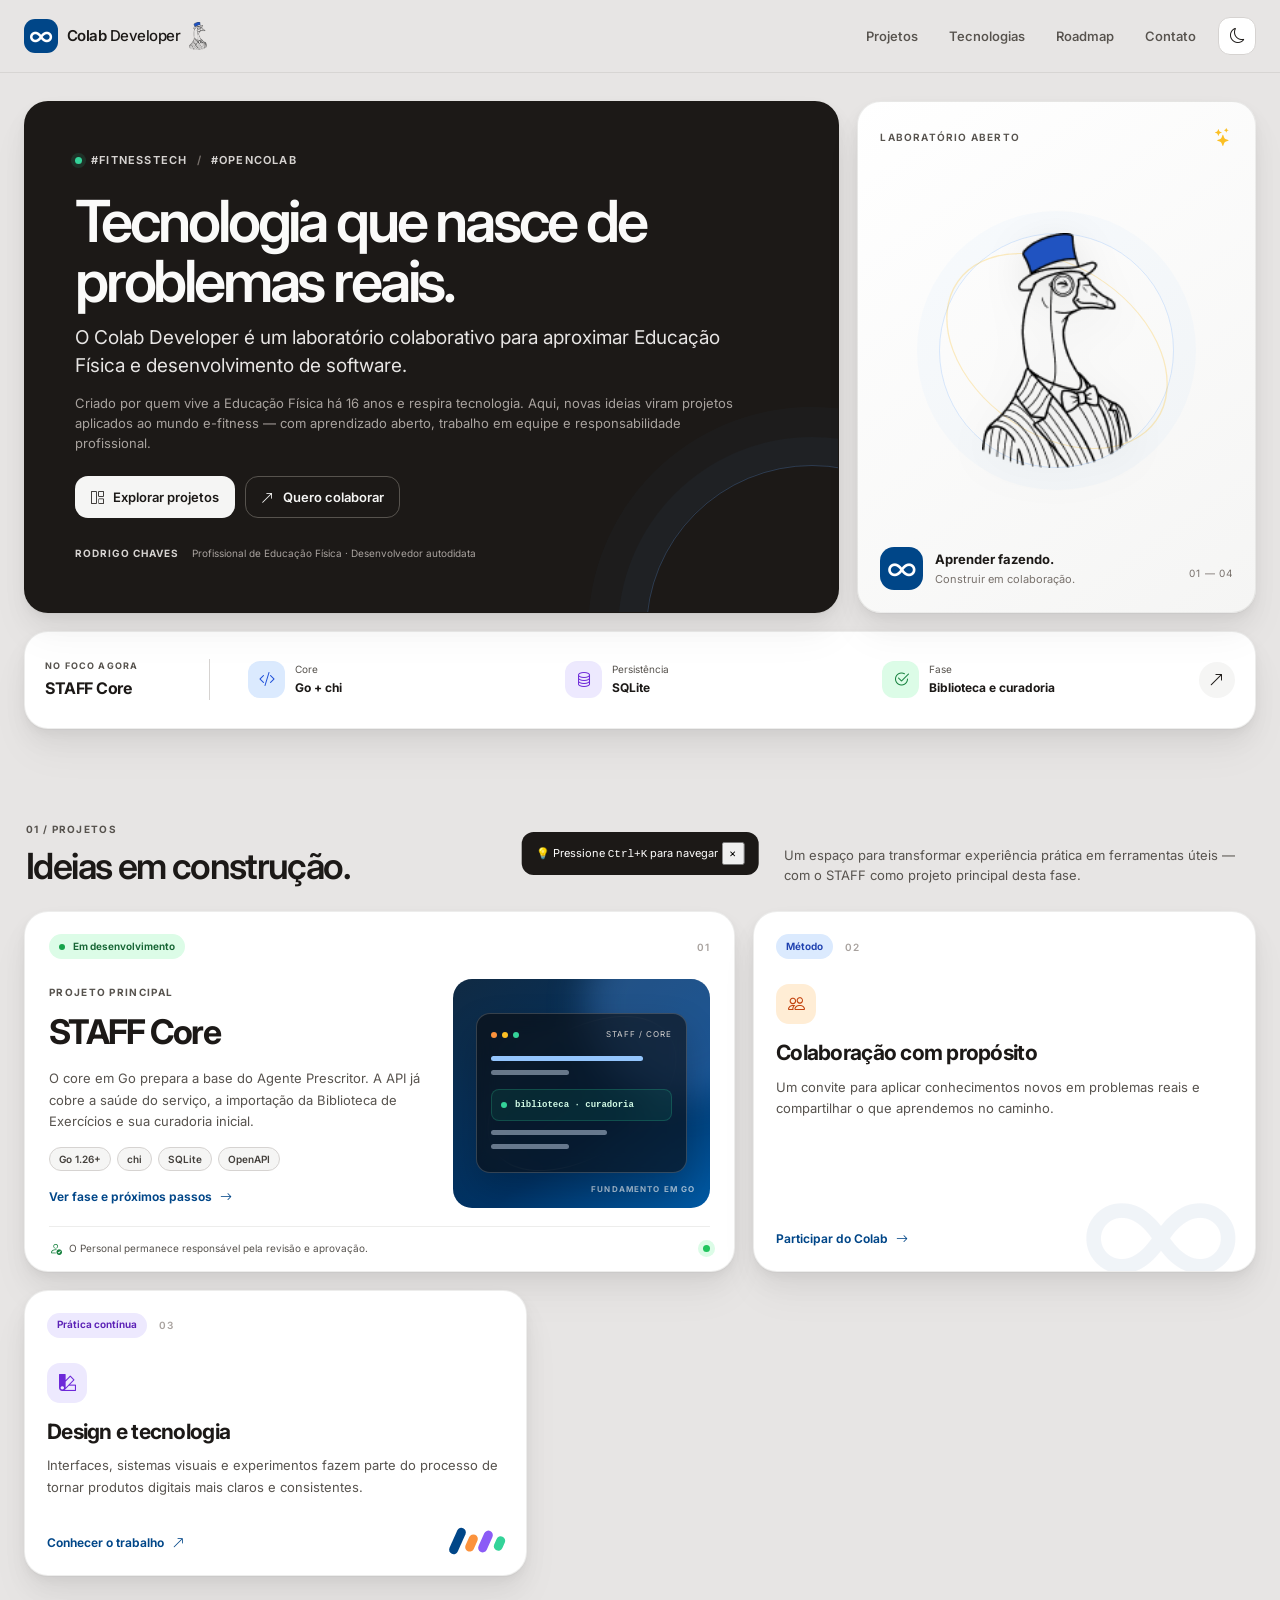
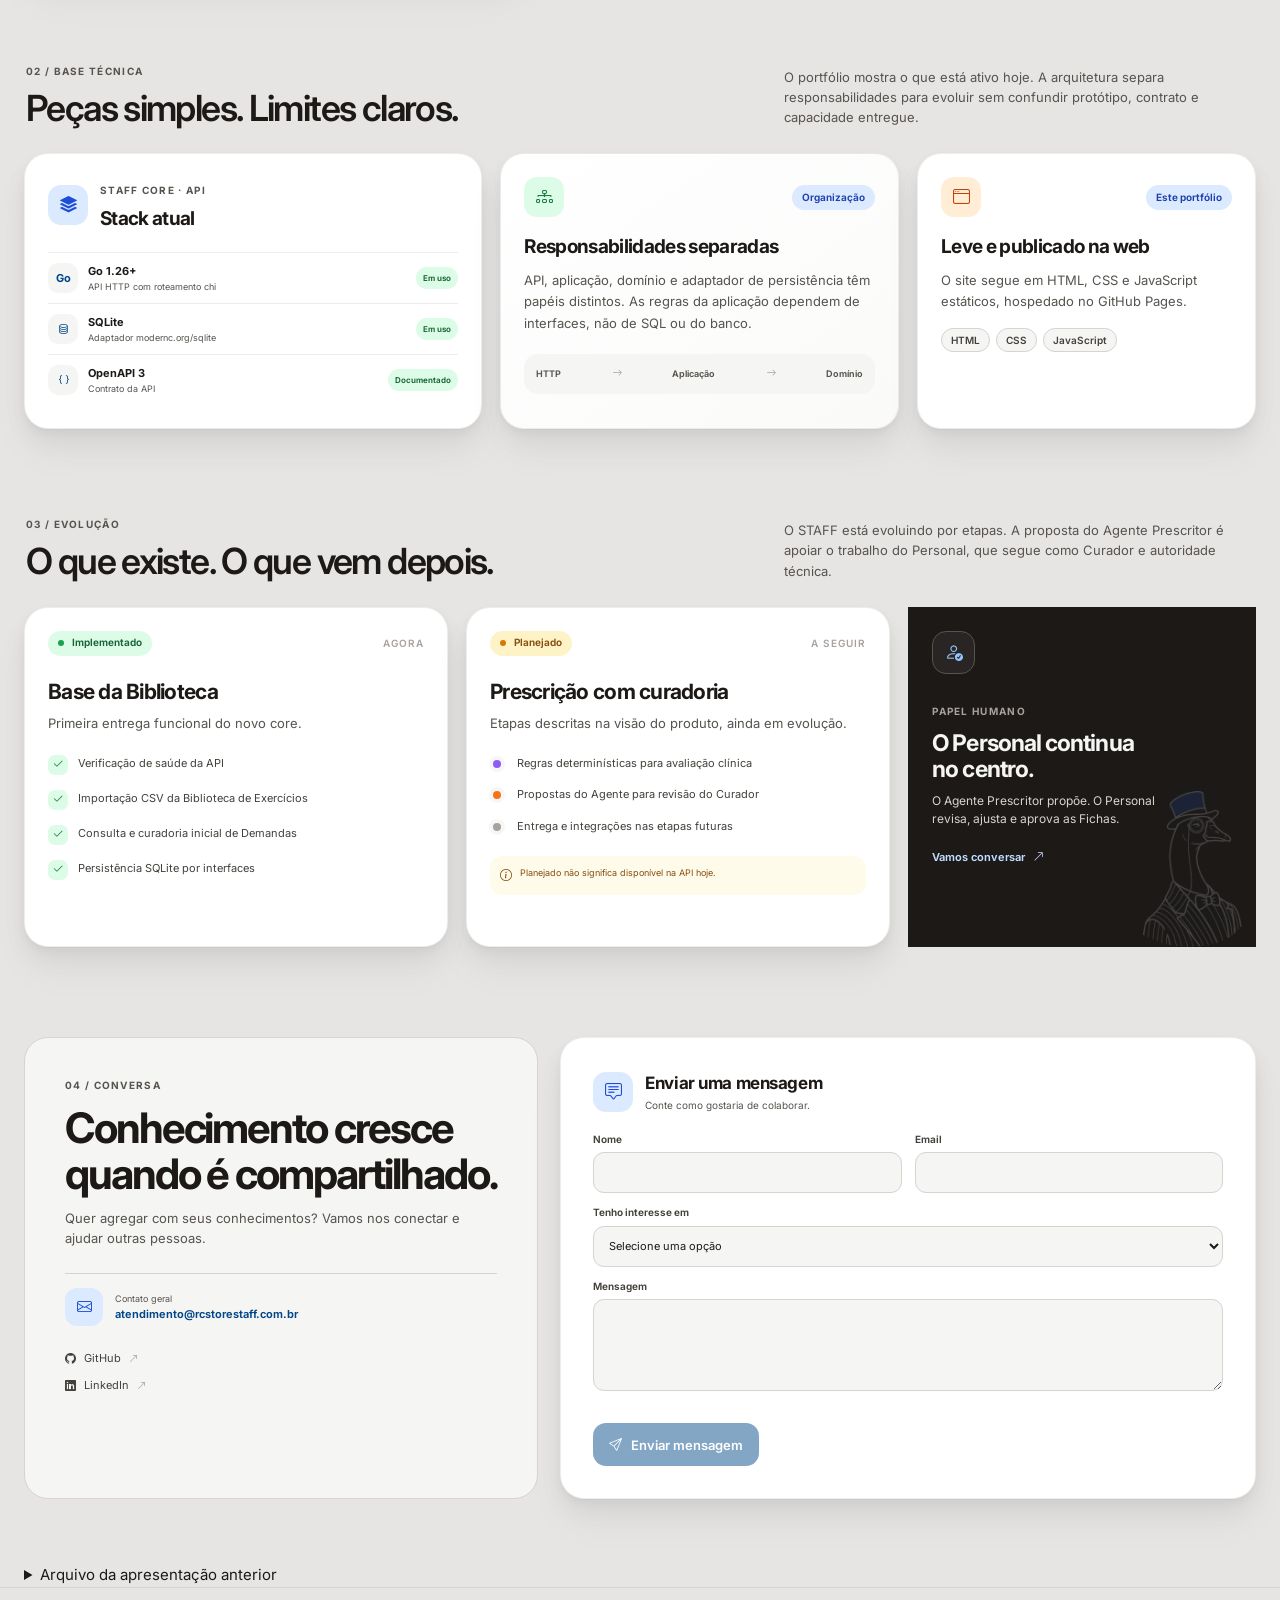
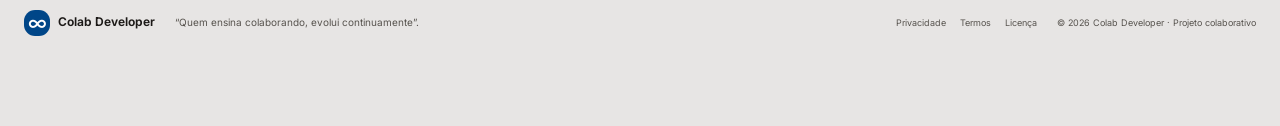
<file: index.html>
<!DOCTYPE html>
<html lang="pt-BR">
<head>
    <meta charset="UTF-8">
    <meta name="viewport" content="width=device-width, initial-scale=1.0">
    <meta name="description" content="Colab Developer é um laboratório colaborativo de tecnologia aplicada à Educação Física. Conheça o STAFF Core, sua API em Go e a fase atual do projeto.">
    <meta name="keywords" content="Colab Developer, STAFF Core, Go, API, Educação Física, tecnologia, colaboração">
    <meta name="theme-color" content="#e7e5e4">
    <title>Colab Developer — Laboratório de produto</title>
    <link rel="canonical" href="https://rodrigochavesoa.github.io/Colab_Developer/">
    <meta property="og:type" content="website">
    <meta property="og:title" content="Colab Developer — Laboratório de produto">
    <meta property="og:description" content="Tecnologia aplicada à Educação Física, construída em colaboração. Conheça a fase atual do STAFF Core.">
    <meta property="og:url" content="https://rodrigochavesoa.github.io/Colab_Developer/">
    <meta property="og:image" content="https://rodrigochavesoa.github.io/Colab_Developer/Colab_Developer.png">
    <link rel="preconnect" href="https://fonts.googleapis.com">
    <link rel="preconnect" href="https://fonts.gstatic.com" crossorigin>
    <link rel="stylesheet" href="https://fonts.googleapis.com/css2?family=Inter:wght@300..700&display=swap">
    <link rel="icon" type="image/png" sizes="32x32" href="images-favicon/mascote_colab_developer.png">
    <link rel="icon" type="image/png" sizes="16x16" href="images-favicon/mascote_colab_developer.png">
    <link rel="apple-touch-icon" href="images-favicon/mascote_colab_developer.png">
    <link rel="stylesheet" href="https://cdn.jsdelivr.net/npm/bootstrap-icons@1.11.0/font/bootstrap-icons.css">
    <link rel="stylesheet" href="styles.css">
    <script src="https://www.google.com/recaptcha/api.js" async defer></script>
</head>
<body>
    <header class="header">
        <div class="header-inner">
            <a href="#overview" class="logo" aria-label="Colab Developer, início">
                <span class="logo-mark" aria-hidden="true">∞</span>
                <span>Colab <b>Developer</b></span>
                <img src="images-favicon/Group_29_1.png" alt="" class="logo-mascot">
            </a>
            <nav class="nav" aria-label="Navegação principal">
                <a href="#features">Projetos</a>
                <a href="#architecture">Tecnologias</a>
                <a href="#roadmap">Roadmap</a>
                <a href="#contact">Contato</a>
                <button class="theme-toggle-header" id="themeToggleHeader" aria-label="Ativar tema escuro" title="Alternar tema">
                    <i class="bi bi-moon" aria-hidden="true"></i>
                </button>
            </nav>
        </div>
    </header>

    <main class="dashboard">
        <section id="overview" class="overview section-anchor" aria-labelledby="overview-title">
            <div class="overview-grid">
                <article class="intro-card card-ink">
                    <div class="eyebrow"><span class="eyebrow-dot"></span> #FitnessTech <span class="eyebrow-divider">/</span> #OpenColab</div>
                    <h1 id="overview-title">Tecnologia que nasce de problemas reais.</h1>
                    <p class="intro-lead">O Colab Developer é um laboratório colaborativo para aproximar Educação Física e desenvolvimento de software.</p>
                    <p class="intro-copy">Criado por quem vive a Educação Física há 16 anos e respira tecnologia. Aqui, novas ideias viram projetos aplicados ao mundo e-fitness — com aprendizado aberto, trabalho em equipe e responsabilidade profissional.</p>
                    <div class="intro-actions">
                        <a class="button button-light" href="#features"><i class="bi bi-grid-1x2" aria-hidden="true"></i> Explorar projetos</a>
                        <a class="button button-ghost" href="#contact"><i class="bi bi-arrow-up-right" aria-hidden="true"></i> Quero colaborar</a>
                    </div>
                    <div class="intro-signature"><span>RODRIGO CHAVES</span><span>Profissional de Educação Física · Desenvolvedor autodidata</span></div>
                </article>

                <aside class="identity-card" aria-label="Identidade do Colab Developer">
                    <div class="identity-topline"><span>LABORATÓRIO ABERTO</span><i class="bi bi-stars" aria-hidden="true"></i></div>
                    <div class="identity-art"><span class="identity-orbit identity-orbit-one"></span><span class="identity-orbit identity-orbit-two"></span><img src="images-favicon/mascote_colab_developer_black.png" alt="Mascote do Colab Developer"></div>
                    <div class="identity-caption"><span class="identity-symbol">∞</span><div><strong>Aprender fazendo.</strong><small>Construir em colaboração.</small></div></div>
                    <span class="identity-index">01 — 04</span>
                </aside>

                <div class="snapshot-strip" aria-label="Resumo da fase atual do STAFF Core">
                    <div class="snapshot-label"><span>NO FOCO AGORA</span><strong>STAFF Core</strong></div>
                    <div class="snapshot-item"><span class="snapshot-icon icon-blue"><i class="bi bi-code-slash" aria-hidden="true"></i></span><div><small>Core</small><strong>Go + chi</strong></div></div>
                    <div class="snapshot-item"><span class="snapshot-icon icon-violet"><i class="bi bi-database" aria-hidden="true"></i></span><div><small>Persistência</small><strong>SQLite</strong></div></div>
                    <div class="snapshot-item"><span class="snapshot-icon icon-green"><i class="bi bi-check2-circle" aria-hidden="true"></i></span><div><small>Fase</small><strong>Biblioteca e curadoria</strong></div></div>
                    <a class="snapshot-arrow" href="#features" aria-label="Ver detalhes do STAFF Core"><i class="bi bi-arrow-up-right" aria-hidden="true"></i></a>
                </div>
            </div>
        </section>

        <section id="features" class="projects-section section-anchor" aria-labelledby="projects-title">
            <div class="section-heading">
                <div><span class="section-kicker">01 / PROJETOS</span><h2 id="projects-title">Ideias em construção.</h2></div>
                <p>Um espaço para transformar experiência prática em ferramentas úteis — com o STAFF como projeto principal desta fase.</p>
            </div>
            <div class="project-grid">
                <article class="project-card staff-card">
                    <div class="project-card-head"><span class="status-pill status-live"><i class="status-dot"></i> Em desenvolvimento</span><span class="card-index">01</span></div>
                    <div class="staff-card-body">
                        <div class="staff-card-copy">
                            <span class="project-type">PROJETO PRINCIPAL</span>
                            <h3>STAFF Core</h3>
                            <p>O core em Go prepara a base do Agente Prescritor. A API já cobre a saúde do serviço, a importação da Biblioteca de Exercícios e sua curadoria inicial.</p>
                            <div class="tech-pills"><span>Go 1.26+</span><span>chi</span><span>SQLite</span><span>OpenAPI</span></div>
                            <a class="text-link" href="#roadmap">Ver fase e próximos passos <i class="bi bi-arrow-right" aria-hidden="true"></i></a>
                        </div>
                        <div class="staff-card-visual" aria-label="Ilustração do STAFF Core">
                            <span class="visual-glow"></span><span class="visual-orbit"></span>
                            <div class="api-window"><div class="api-window-top"><i></i><i></i><i></i><span>STAFF / CORE</span></div><div class="api-line api-line-long"></div><div class="api-line api-line-short"></div><div class="api-response"><span class="status-dot"></span> biblioteca · curadoria</div><div class="api-line api-line-mid"></div><div class="api-line api-line-short"></div></div>
                            <span class="visual-caption">FUNDAMENTO EM GO</span>
                        </div>
                    </div>
                    <div class="project-card-foot"><span><i class="bi bi-person-check" aria-hidden="true"></i> O Personal permanece responsável pela revisão e aprovação.</span><span class="foot-accent"></span></div>
                </article>

                <article class="project-card compact-card">
                    <div class="project-card-head"><span class="status-pill status-foundation">Método</span><span class="card-index">02</span></div>
                    <span class="module-icon icon-orange"><i class="bi bi-people" aria-hidden="true"></i></span>
                    <h3>Colaboração com propósito</h3>
                    <p>Um convite para aplicar conhecimentos novos em problemas reais e compartilhar o que aprendemos no caminho.</p>
                    <a class="text-link" href="#contact">Participar do Colab <i class="bi bi-arrow-right" aria-hidden="true"></i></a>
                    <span class="compact-decoration" aria-hidden="true">∞</span>
                </article>

                <article class="project-card compact-card design-card">
                    <div class="project-card-head"><span class="status-pill status-design">Prática contínua</span><span class="card-index">03</span></div>
                    <span class="module-icon icon-violet"><i class="bi bi-palette2" aria-hidden="true"></i></span>
                    <h3>Design e tecnologia</h3>
                    <p>Interfaces, sistemas visuais e experimentos fazem parte do processo de tornar produtos digitais mais claros e consistentes.</p>
                    <a class="text-link" href="https://github.com/rodrigochavesoa" target="_blank" rel="noopener noreferrer">Conhecer o trabalho <i class="bi bi-arrow-up-right" aria-hidden="true"></i></a>
                    <span class="design-swatch" aria-hidden="true"><i></i><i></i><i></i><i></i></span>
                </article>
            </div>
        </section>

        <section id="architecture" class="technology-section section-anchor" aria-labelledby="technology-title">
            <div class="section-heading">
                <div><span class="section-kicker">02 / BASE TÉCNICA</span><h2 id="technology-title">Peças simples. Limites claros.</h2></div>
                <p>O portfólio mostra o que está ativo hoje. A arquitetura separa responsabilidades para evoluir sem confundir protótipo, contrato e capacidade entregue.</p>
            </div>
            <div class="technology-layout">
                <article class="technology-card card-white">
                    <div class="technology-card-heading"><span class="module-icon icon-blue"><i class="bi bi-stack" aria-hidden="true"></i></span><div><span class="project-type">STAFF CORE · API</span><h3>Stack atual</h3></div></div>
                    <div class="stack-list">
                        <div><span class="stack-symbol">Go</span><span><strong>Go 1.26+</strong><small>API HTTP com roteamento chi</small></span><span class="stack-status status-implemented">Em uso</span></div>
                        <div><span class="stack-symbol"><i class="bi bi-database" aria-hidden="true"></i></span><span><strong>SQLite</strong><small>Adaptador modernc.org/sqlite</small></span><span class="stack-status status-implemented">Em uso</span></div>
                        <div><span class="stack-symbol"><i class="bi bi-braces" aria-hidden="true"></i></span><span><strong>OpenAPI 3</strong><small>Contrato da API</small></span><span class="stack-status status-implemented">Documentado</span></div>
                    </div>
                </article>
                <article class="technology-card architecture-card">
                    <div class="architecture-top"><span class="module-icon icon-green"><i class="bi bi-diagram-3" aria-hidden="true"></i></span><span class="status-pill status-foundation">Organização</span></div>
                    <h3>Responsabilidades separadas</h3>
                    <p>API, aplicação, domínio e adaptador de persistência têm papéis distintos. As regras da aplicação dependem de interfaces, não de SQL ou do banco.</p>
                    <div class="layer-flow"><span>HTTP</span><i class="bi bi-arrow-right"></i><span>Aplicação</span><i class="bi bi-arrow-right"></i><span>Domínio</span></div>
                </article>
                <article class="technology-card site-card">
                    <div class="architecture-top"><span class="module-icon icon-orange"><i class="bi bi-window" aria-hidden="true"></i></span><span class="status-pill status-foundation">Este portfólio</span></div>
                    <h3>Leve e publicado na web</h3>
                    <p>O site segue em HTML, CSS e JavaScript estáticos, hospedado no GitHub Pages.</p>
                    <div class="tech-pills"><span>HTML</span><span>CSS</span><span>JavaScript</span></div>
                </article>
            </div>
        </section>

        <section id="roadmap" class="roadmap-section section-anchor" aria-labelledby="roadmap-title">
            <div class="section-heading">
                <div><span class="section-kicker">03 / EVOLUÇÃO</span><h2 id="roadmap-title">O que existe. O que vem depois.</h2></div>
                <p>O STAFF está evoluindo por etapas. A proposta do Agente Prescritor é apoiar o trabalho do Personal, que segue como Curador e autoridade técnica.</p>
            </div>
            <div class="roadmap-grid">
                <article class="roadmap-card roadmap-current">
                    <div class="roadmap-card-head"><span class="status-pill status-live"><i class="status-dot"></i> Implementado</span><span class="card-index">AGORA</span></div>
                    <h3>Base da Biblioteca</h3>
                    <p>Primeira entrega funcional do novo core.</p>
                    <ul class="milestone-list">
                        <li><span class="milestone-check"><i class="bi bi-check2"></i></span><span>Verificação de saúde da API</span></li>
                        <li><span class="milestone-check"><i class="bi bi-check2"></i></span><span>Importação CSV da Biblioteca de Exercícios</span></li>
                        <li><span class="milestone-check"><i class="bi bi-check2"></i></span><span>Consulta e curadoria inicial de Demandas</span></li>
                        <li><span class="milestone-check"><i class="bi bi-check2"></i></span><span>Persistência SQLite por interfaces</span></li>
                    </ul>
                </article>
                <article class="roadmap-card roadmap-next">
                    <div class="roadmap-card-head"><span class="status-pill status-planned"><i class="status-dot"></i> Planejado</span><span class="card-index">A SEGUIR</span></div>
                    <h3>Prescrição com curadoria</h3>
                    <p>Etapas descritas na visão do produto, ainda em evolução.</p>
                    <ul class="milestone-list planned-list">
                        <li><span class="milestone-marker marker-violet"></span><span>Regras determinísticas para avaliação clínica</span></li>
                        <li><span class="milestone-marker marker-orange"></span><span>Propostas do Agente para revisão do Curador</span></li>
                        <li><span class="milestone-marker marker-gray"></span><span>Entrega e integrações nas etapas futuras</span></li>
                    </ul>
                    <div class="roadmap-note"><i class="bi bi-info-circle" aria-hidden="true"></i> Planejado não significa disponível na API hoje.</div>
                </article>
                <aside class="curator-card card-ink">
                    <span class="curator-icon"><i class="bi bi-person-check" aria-hidden="true"></i></span>
                    <span class="project-type">PAPEL HUMANO</span>
                    <h3>O Personal continua no centro.</h3>
                    <p>O Agente Prescritor propõe. O Personal revisa, ajusta e aprova as Fichas.</p>
                    <a href="#contact" class="curator-link">Vamos conversar <i class="bi bi-arrow-up-right" aria-hidden="true"></i></a>
                    <img src="mascote_colab_developer.png" alt="" aria-hidden="true">
                </aside>
            </div>
        </section>

        <section id="contact" class="contact-section section-anchor" aria-labelledby="contact-title">
            <div class="contact-layout">
                <div class="contact-copy">
                    <span class="section-kicker">04 / CONVERSA</span>
                    <h2 id="contact-title">Conhecimento cresce quando é compartilhado.</h2>
                    <p>Quer agregar com seus conhecimentos? Vamos nos conectar e ajudar outras pessoas.</p>
                    <div class="contact-email"><span class="contact-icon"><i class="bi bi-envelope" aria-hidden="true"></i></span><div><small>Contato geral</small><a href="mailto:atendimento@rcstorestaff.com.br">atendimento@rcstorestaff.com.br</a></div></div>
                    <a class="social-link" href="https://github.com/rodrigochavesoa" target="_blank" rel="noopener noreferrer"><i class="bi bi-github" aria-hidden="true"></i> GitHub <i class="bi bi-arrow-up-right" aria-hidden="true"></i></a>
                    <a class="social-link" href="https://linkedin.com/in/rodrigochavesoa" target="_blank" rel="noopener noreferrer"><i class="bi bi-linkedin" aria-hidden="true"></i> LinkedIn <i class="bi bi-arrow-up-right" aria-hidden="true"></i></a>
                </div>
                <div class="contact-form-card">
                    <div class="form-heading"><span class="module-icon icon-blue"><i class="bi bi-chat-square-text" aria-hidden="true"></i></span><div><h3>Enviar uma mensagem</h3><p>Conte como gostaria de colaborar.</p></div></div>
                    <form id="demo-form" action="https://formspree.io/f/xqedjwep" method="POST">
                        <div class="form-row">
                            <div class="form-group"><label for="name">Nome</label><input type="text" id="name" name="name" autocomplete="name" required></div>
                            <div class="form-group"><label for="email">Email</label><input type="email" id="email" name="email" autocomplete="email" required></div>
                        </div>
                        <div class="form-group"><label for="interest">Tenho interesse em</label><select id="interest" name="interest"><option value="">Selecione uma opção</option><option value="use">Conhecer a plataforma</option><option value="collaborate">Colaborar no projeto</option><option value="research">Pesquisa acadêmica</option><option value="other">Outro assunto</option></select></div>
                        <div class="form-group"><label for="message">Mensagem</label><textarea id="message" name="message" rows="4" required></textarea></div>
                        <div class="captcha-wrap"><div class="g-recaptcha" data-sitekey="6LfxbYUsAAAAAB4scfTJ9kRqIRITO_PxOwAgs7VU" data-callback="onRecaptchaSuccess"></div></div>
                        <button type="submit" class="button button-primary" id="submitBtn" disabled><i class="bi bi-send" aria-hidden="true"></i> Enviar mensagem</button>
                    </form>
                </div>
            </div>
        </section>

        <section class="history-section" aria-label="Arquivo da apresentação anterior">
            <details class="history-archive">
                <summary>Arquivo da apresentação anterior</summary>
                <div class="history-content">
                    <p class="history-warning">Este arquivo preserva o texto publicado anteriormente, inclusive métricas, tecnologias, capacidades e fases de roadmap que não descrevem a fase atual do STAFF Core. Consulte as seções atuais acima para a stack Go e o status confirmado. O arquivo não contém links para repositórios privados.</p>

                    <section class="history-block">
                        <h3>Apresentação</h3>
                        <p>Olá Dev, aqui é Rodrigo Chaves, sou profissional de Educação Física, Engenharia de produção 50%, Self-taught Developer, estudante e apaixonado por IA e Tecnologia. O <strong>Colab Developer</strong> é um ambiente para quem quer aplicar conhecimentos novos em problemas reais do mundo e-fitness e tecnologia.</p>
                        <p><strong>Toolkit atual: HTML, Design System, JavaScript, Python, Pythonanywhere, Flask, Docker, React Native, Node.js, Next.Js, Supabase, PostgreSQL, SQLite, Figma, Adobe, UX/UI, RAG, Generative AI e GitHub.</strong></p>
                        <p>Quer agregar com seus conhecimentos? Vamos se conectar e ajudar outras pessoas! O repositório está esperando por você.</p>
                        <p><strong>Projeto em DEV — STAFF APP</strong></p>
                        <ul><li>16+ Anos — Know-how em Treino</li><li>7,2k+ — Lines of Code</li><li>RAG — Arquitetura de Dados</li><li>Claude Code + Github Copilot — Core Engine</li><li>Web App SaaS Mobile — Full Stack Developer</li><li>LifeLong Learning — IA como expansão</li></ul>
                        <p><strong>Chamadas da versão anterior:</strong> “Quero Colaborar” · “Ver Stack &amp; Roadmap”</p>
                    </section>

                    <section class="history-block">
                        <h3>Módulos apresentados</h3>
                        <div class="history-grid">
                            <article><h4>Musculação Inteligente</h4><p>Gera fichas personalizadas baseadas em objetivos, nível e disponibilidade. Inclui variedades de exercícios, progressão de volume e periodização.</p><ul><li>Automação de fichas</li><li>Progressão inteligente</li><li>Múltiplos objetivos</li></ul></article>
                            <article><h4>Corrida Periodizada</h4><p>Baseado na Fórmula de Daniels. Cria planos de treino para qualquer objetivo: 5K, meia maratona, maratona com periodização profissional.</p><ul><li>Fórmula de Daniels</li><li>Múltiplas distâncias</li><li>Pausas e recuperação</li></ul></article>
                            <article><h4>Reabilitação Personalizada</h4><p>Sistema de exercícios terapêuticos focado em recuperação. Adapta dificuldade e progressão baseado em feedback.</p><ul><li>Exercícios terapêuticos</li><li>Feedback de dor</li><li>Sistema de progresso</li></ul></article>
                            <article><h4>IA Generativa</h4><p>Integração com Google Gemini 2.5 Flash. Adapta fichas em tempo real baseado em histórico e performance.</p><ul><li>Personalizacao dinâmica</li><li>Análise de padrões</li><li>Sugestões inteligentes</li></ul></article>
                            <article><h4>Visualizações &amp; Exportação</h4><p>Gera gráficos de progressão, tabelas de volume e exportação em PDF. Dashboard interativo com histórico completo.</p><ul><li>Gráficos Matplotlib</li><li>Export PDF</li><li>Dashboard real-time</li></ul></article>
                            <article><h4>Segurança &amp; Privacy</h4><p>Autenticação com bcrypt, acesso público por hash para fichas anônimas. Rate limiting e proteção contra ataque.</p><ul><li>Bcrypt hashing</li><li>Rate limiting</li><li>Acesso privado/público</li></ul></article>
                        </div>
                    </section>

                    <section class="history-block">
                        <h3>Stack tecnológico descrito anteriormente</h3>
                        <div class="history-grid history-stack">
                            <article><h4>Backend</h4><ul><li>Flask 3.0.0</li><li>Python 3.8+</li><li>SQLite</li><li>bcrypt + Flask-Login</li></ul></article>
                            <article><h4>IA &amp; ML</h4><ul><li>Google Gemini 2.5</li><li>LangChain (RAG)</li><li>FAISS (Busca)</li><li>ChromaDB (Vetores)</li></ul></article>
                            <article><h4>Frontend</h4><ul><li>HTML5/CSS3</li><li>JavaScript Vanilla</li><li>Jinja2 Templates</li><li>Dark Mode</li></ul></article>
                            <article><h4>Dados &amp; Visualização</h4><ul><li>Matplotlib</li><li>ReportLab (PDF)</li><li>JSON</li><li>SQLite3</li></ul></article>
                            <article><h4>Deployment</h4><ul><li>Docker &amp; Compose</li><li>GitHub Actions</li><li>Nginx</li><li>Gunicorn</li></ul></article>
                            <article><h4>Desenvolvimento</h4><ul><li>Git &amp; GitHub</li><li>Pytest</li><li>Logging estruturado</li><li>Type hints</li></ul></article>
                            <article><h4>Roadmap - Supabase Stack (Fase 8)</h4><ul><li><strong>PostgreSQL</strong> (12+)</li><li>Row-Level Security (RLS)</li><li>Supabase Auth (OAuth2)</li><li>Supabase Vector (pgvector)</li><li>Supabase Edge Functions</li><li>Supabase Realtime (WebSocket)</li></ul></article>
                            <article><h4>Roadmap - Frontend Moderno (Fase 8)</h4><ul><li>Next.js 14 (App Router)</li><li>TypeScript 5+</li><li>TailwindCSS + shadcn/ui</li><li>React Query + Zustand</li><li>Vercel Deployment</li></ul></article>
                            <article><h4>Roadmap - Mobile (Fase 8)</h4><ul><li>React Native (Expo)</li><li>Native Navigation Stack</li><li>Realm Offline Storage</li><li>Push Notifications</li><li>Apple App Store &amp; Google Play</li></ul></article>
                        </div>
                    </section>

                    <section class="history-block">
                        <h3>Fluxo técnico descrito anteriormente — RAG + Generative AI</h3>
                        <pre class="history-diagram">┌─────────────────────────────────────────────────────────────────┐
│                    Frontend (Jinja2 + Vanilla JS)                  │
│                    ├─ form_input() [Anamnese/Objetivos]           │
│                    └─ POST /api/gerar-ficha {json}                 │
└────────────────────────────┬────────────────────────────────────────┘
                             │
                             ▼
┌─────────────────────────────────────────────────────────────────┐
│            Flask Backend (app.py + routes/)                     │
│  ├─ authentication (bcrypt + Flask-Login)                       │
│  ├─ validation (pydantic-like checks)                           │
│  └─ rate_limiting (60 req/min per IP)                           │
└────────────────────────────┬────────────────────────────────────┘
                             │
                   ┌─────────┴─────────┐
                   │                   │
                   ▼                   ▼
      ┌──────────────────────┐  ┌────────────────────┐
      │   DADOS ESTRUTURADOS │  │  BUSCA SEMÂNTICA   │
      │  (SQLite ou Postgre) │  │  (FAISS + ChromaDB)│
      │                      │  │                    │
      │ ├─ exercicios.db     │  │ ├─ embeddings.npy  │
      │ ├─ alunos.db         │  │ ├─ index.faiss     │
      │ └─ fichas_history    │  │ └─ chroma.sqlite3  │
      └──────────┬───────────┘  └────────┬───────────┘
                 │                       │
                 └───────────┬───────────┘
                             │
                             ▼
      ┌─────────────────────────────────────┐
      │  Pipeline RAG (rag_engine.py)       │
      │                                     │
      │  1. query_embedding(user_input)    │
      │  2. faiss_search(k=5) → top_docs   │
      │  3. build_context(docs)            │
      │  4. create_prompt(context+history) │
      └──────────────────┬──────────────────┘
                         │
                         ▼
      ┌─────────────────────────────────────┐
      │  Google Gemini 2.5 Flash (LLM)     │
      │  (gemini_adapter.py)                │
      │                                     │
      │  system_prompt: PT Expert           │
      │  context: RAG docs + user history   │
      │  task: gerar_ficha_personalizada()  │
      └──────────────────┬──────────────────┘
                         │
                         ▼
      ┌─────────────────────────────────────┐
      │  Post-Processing (validators.py)   │
      │                                     │
      │  ├─ parse JSON response             │
      │  ├─ validate equipment exist        │
      │  ├─ calculate volume_load (kg×rep)  │
      │  └─ apply_periodization rules       │
      └──────────────────┬──────────────────┘
                         │
         ┌───────────────┼───────────────┐
         │               │               │
         ▼               ▼               ▼
    ┌─────────┐   ┌──────────┐   ┌──────────────┐
    │ SQLite  │   │PDF Export│   │API Response  │
    │  Save   │   │(ReportLab)  │(JSON + JWT)  │
    │ ficha   │   │          │   │              │
    └─────────┘    └──────────┘   └──────────────┘</pre>
                    </section>

                    <section class="history-block">
                        <h3>Roadmap Público — fases da versão anterior</h3>
                        <p>Veja as fases completadas e o que vem pela frente. Colaboradores podem assumir tarefas em Fases 4-8.</p>
                        <div class="history-grid history-roadmap">
                            <article><h4>Fase 1 ✅</h4><p><code>run_training.py</code> - Periodização Jack Daniels Formula</p><ul><li>Cálculo de VDOT e velocidades (E, T, I, R, S)</li><li>Algoritmo de distribuição semanal</li></ul><span>v1.0</span></article>
                            <article><h4>Fase 2 ✅</h4><p><code>export_pdf.py</code> + <code>visualizations.py</code></p><ul><li>ReportLab para geração de PDF</li><li>Matplotlib para gráficos de progressão (Volume Load, RPE)</li></ul><span>v1.5</span></article>
                            <article><h4>Fase 3 ✅</h4><p><code>rag_engine.py</code> + <code>gemini_adapter.py</code></p><ul><li>FAISS indexing para busca semântica de exercícios</li><li>ChromaDB para persistência de embeddings</li><li>Gemini 2.5 Flash para personalizacao dinâmica</li></ul><span>v2.0</span></article>
                            <article><h4>Fase 3.5 ✅</h4><p><code>templates/*</code> + <code>styles.css</code> refactor</p><ul><li>Design System (Bootstrap 5 + Utility CSS)</li><li>CSS Variables para Dark/Light Mode</li><li>Responsive GRID 12 cols</li></ul><span>v2.1</span></article>
                            <article><h4>Fase 4 🔄</h4><p><code>feedback_loop.py</code> + Real-time Adaptation</p><ul><li>WebSocket para feedback de RPE em tempo real</li><li>Fine-tuning de prompts baseado em histórico</li><li>Armazenamento de preferências (JSON)</li></ul><span>Q1 2026</span></article>
                            <article><h4>Fase 5 🔐</h4><p><code>security_audit.py</code> + Conformidade OWASP &amp; LGPD</p><ul><li>Auditoria OWASP Top 10 2021</li><li>Conformidade LGPD, ISO 27001 e SOC II</li><li>Secret scanning e análise criptográfica</li><li>Threat modeling (STRIDE Framework)</li><li>Testes de penetração e hardening</li><li>Documentação de compliance e policies</li></ul><span>Q1 2026 (Março)</span></article>
                            <article><h4>Fase 6 🚀</h4><p><code>intervals_api.py</code> + Activity Tracking Integration</p><ul><li>Integração OAuth 2.0 com Intervals.icu</li><li>Sincronização de atividades (FIT, TCX, GPX)</li><li>Wellness data (peso, RHR, HRV, stress levels)</li><li>Webhooks para dados em tempo real</li><li>Gerenciamento de workout plans</li><li>Dashboard de performance integrado</li></ul><span>Q2 2026 (Abril-Junho)</span></article>
                            <article><h4>Fase 7 📋</h4><p><code>api/</code> refactor + <code>auth_manager.py</code></p><ul><li>Flask-RESTful + OpenAPI (Swagger)</li><li>JWT com refresh tokens (RS256)</li><li>Rate limiting (redis-backed)</li><li>CORS + API key management</li></ul><span>Q1-Q2 2026</span></article>
                            <article><h4>Fase 8 📋</h4><p><code>analytics_engine.py</code> + Business Intelligence</p><ul><li>Aggregação de dados com Pandas</li><li>Plotly para dashboards interativos</li><li>PostgreSQL queries otimizadas</li></ul><span>Q2 2026</span></article>
                            <article><h4>Fase 9 📋</h4><p><code>rbac.py</code> + <code>organizations_manager.py</code></p><ul><li>Role-Based Access Control (RBAC)</li><li>Multi-tenant architecture</li><li>Team collaboration features (SharedFichas)</li></ul><span>Q2-Q3 2026</span></article>
                            <article><h4>Fase 10 📋</h4><p><code>next.js</code> + <code>react-native</code> + <code>supabase-migration</code></p><ul><li>Next.js 14 SSR + ISR</li><li>React Native para iOS/Android</li><li>Supabase (PostgreSQL + Auth + RLS)</li><li>CI/CD pipeline completo (GitHub Actions)</li></ul><span>Q3-Q4 2026</span></article>
                        </div>
                        <div class="history-cta"><p><strong>Interessado em colaborar?</strong></p><p>Entre em contato para mais detalhes sobre as fases futuras e como você pode contribuir.</p><p><strong>“Saiba Como Colaborar”</strong></p></div>
                    </section>

                    <section class="history-block">
                        <h3>Contato e comunidade</h3>
                        <p>Interessado em usar Beta Staff ou colaborar no projeto? Nos envie uma mensagem!</p>
                        <ul><li>Email — Para dúvidas gerais e solicitação de acesso</li><li>GitHub Discussions — Perguntas técnicas e ideias: Disponível no repositório privado</li><li>Repositório — Acesso privado para colaboradores: Convite exclusivo</li></ul>
                        <p>Formulário de Contato · Nome · Email · Interessado em: Usar a plataforma, Colaborar no projeto, Pesquisa acadêmica ou Outro · Mensagem · Enviar</p>
                        <p>“Quem ensina colaborando, evolui continuamente”.</p>
                        <p>© 2026 ♾️ Colab Developer. Todos os direitos reservados.</p>
                        <p>Licenciado sob MIT + CC-BY-4.0. Repositório privado • Acesso restrito a colaboradores.</p>
                    </section>
                </div>
            </details>
        </section>
    </main>

    <footer class="footer">
        <div class="footer-inner"><a href="#overview" class="footer-brand"><span class="logo-mark">∞</span> Colab Developer</a><p>“Quem ensina colaborando, evolui continuamente”.</p><div class="footer-links"><a href="legal.html#privacy">Privacidade</a><a href="legal.html#terms">Termos</a><a href="legal.html#license">Licença</a></div><small>© 2026 Colab Developer · Projeto colaborativo</small></div>
    </footer>

    <nav class="bottom-tab-bar" id="bottomTabBar" aria-label="Navegação mobile">
        <a href="#features" class="tab-item" data-section="features" aria-label="Projetos"><span class="tab-icon"><i class="bi bi-grid-1x2"></i></span><span class="tab-label">Projetos</span></a>
        <a href="#architecture" class="tab-item" data-section="architecture" aria-label="Tecnologias"><span class="tab-icon"><i class="bi bi-stack"></i></span><span class="tab-label">Stack</span></a>
        <a href="#roadmap" class="tab-item" data-section="roadmap" aria-label="Roadmap"><span class="tab-icon"><i class="bi bi-signpost-2"></i></span><span class="tab-label">Roadmap</span></a>
        <a href="#contact" class="tab-item" data-section="contact" aria-label="Contato"><span class="tab-icon"><i class="bi bi-chat-dots"></i></span><span class="tab-label">Contato</span></a>
        <button class="tab-item tab-more" id="tabMore" aria-label="Mais opções" aria-expanded="false" aria-controls="moreMenu"><span class="tab-icon">⋯</span><span class="tab-label">Mais</span></button>
    </nav>

    <div class="more-menu" id="moreMenu" hidden>
        <a href="legal.html#privacy" class="more-item"><i class="bi bi-shield-lock"></i><span>Privacidade</span></a>
        <a href="legal.html#terms" class="more-item"><i class="bi bi-file-text"></i><span>Termos</span></a>
        <a href="https://github.com/rodrigochavesoa" target="_blank" rel="noopener noreferrer" class="more-item"><i class="bi bi-github"></i><span>GitHub</span></a>
        <button class="more-item" id="themeToggle" aria-label="Alternar tema"><i class="bi bi-moon"></i><span>Tema escuro</span></button>
    </div>

    <div class="command-bar-overlay" id="commandBarOverlay" hidden></div>
    <div class="command-bar" id="commandBar" hidden role="dialog" aria-modal="true" aria-label="Navegar pelo site">
        <div class="command-bar-header"><input type="text" class="command-input" id="commandInput" placeholder="Ir para..." autocomplete="off" aria-label="Buscar comandos"><span class="command-hint">ESC</span></div>
        <div class="command-results" id="commandResults"></div>
    </div>

    <script src="scripts.js"></script>
</body>
</html>
</file>
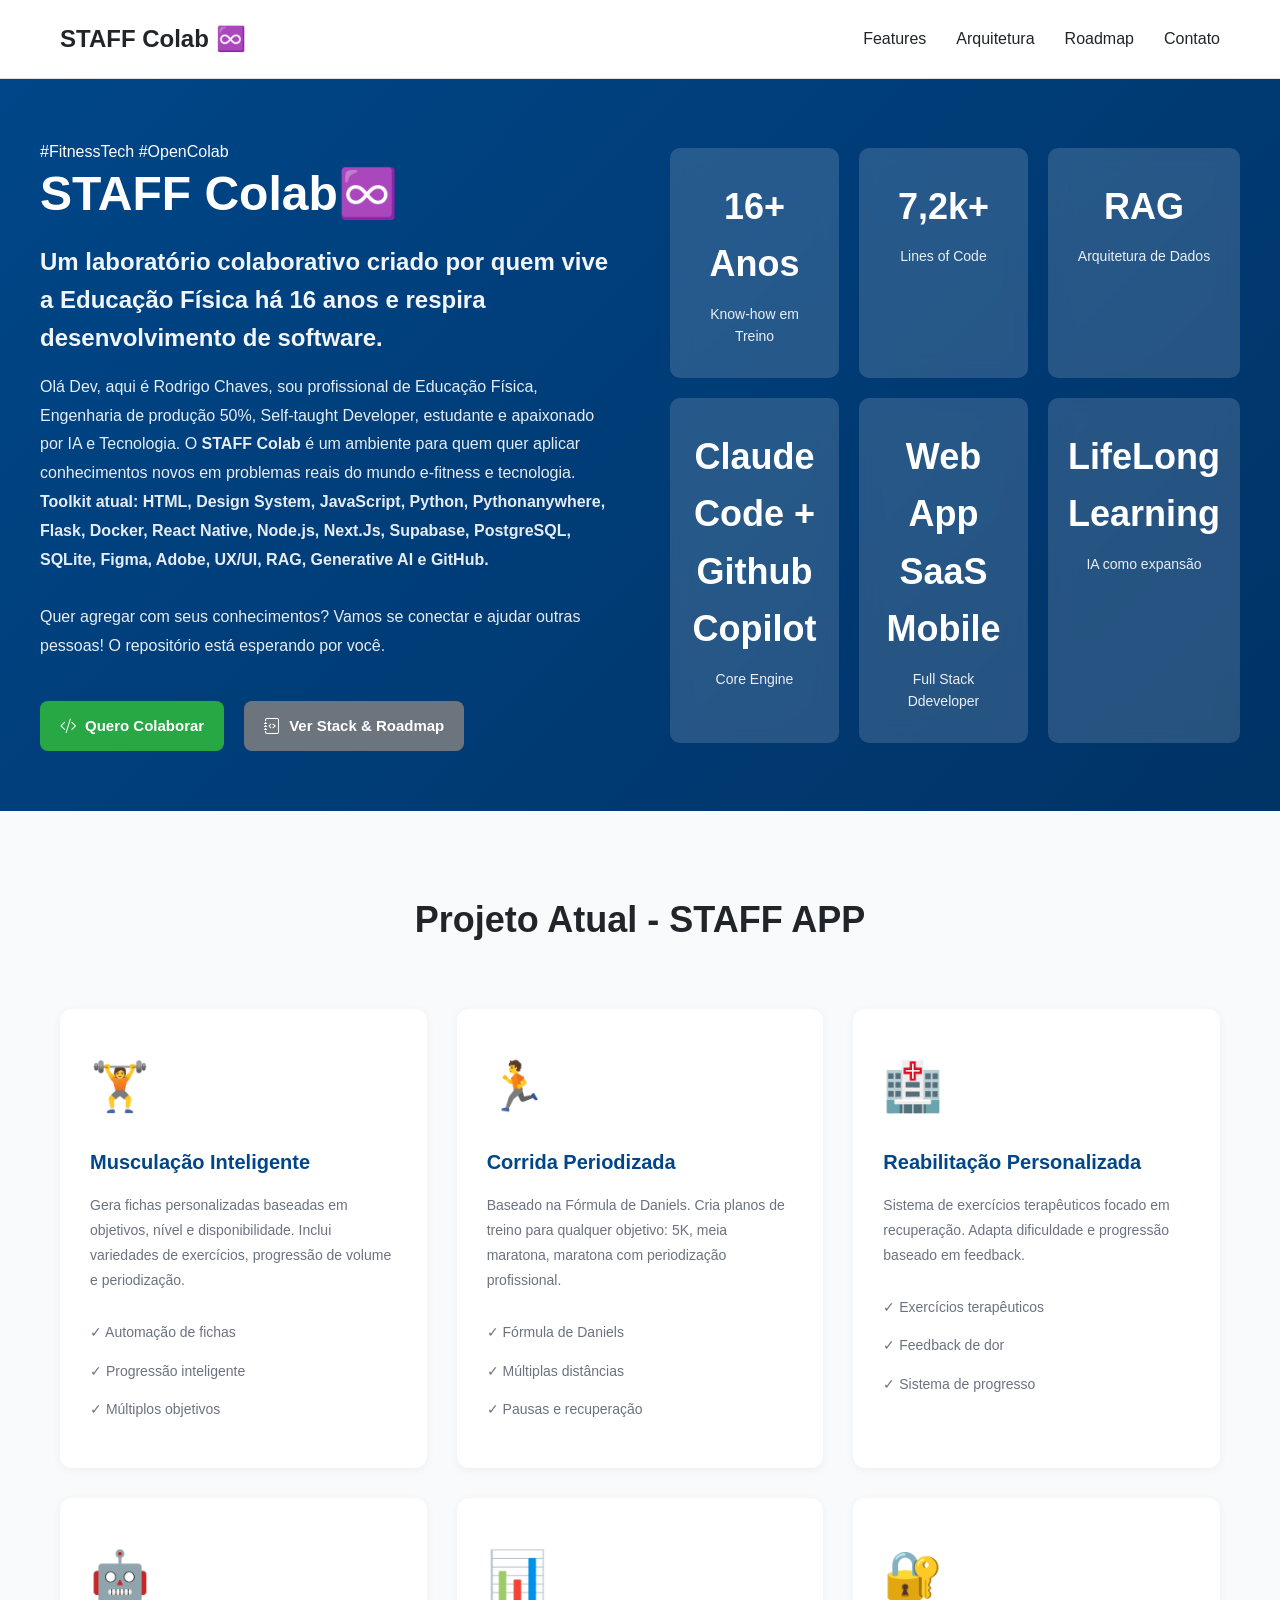
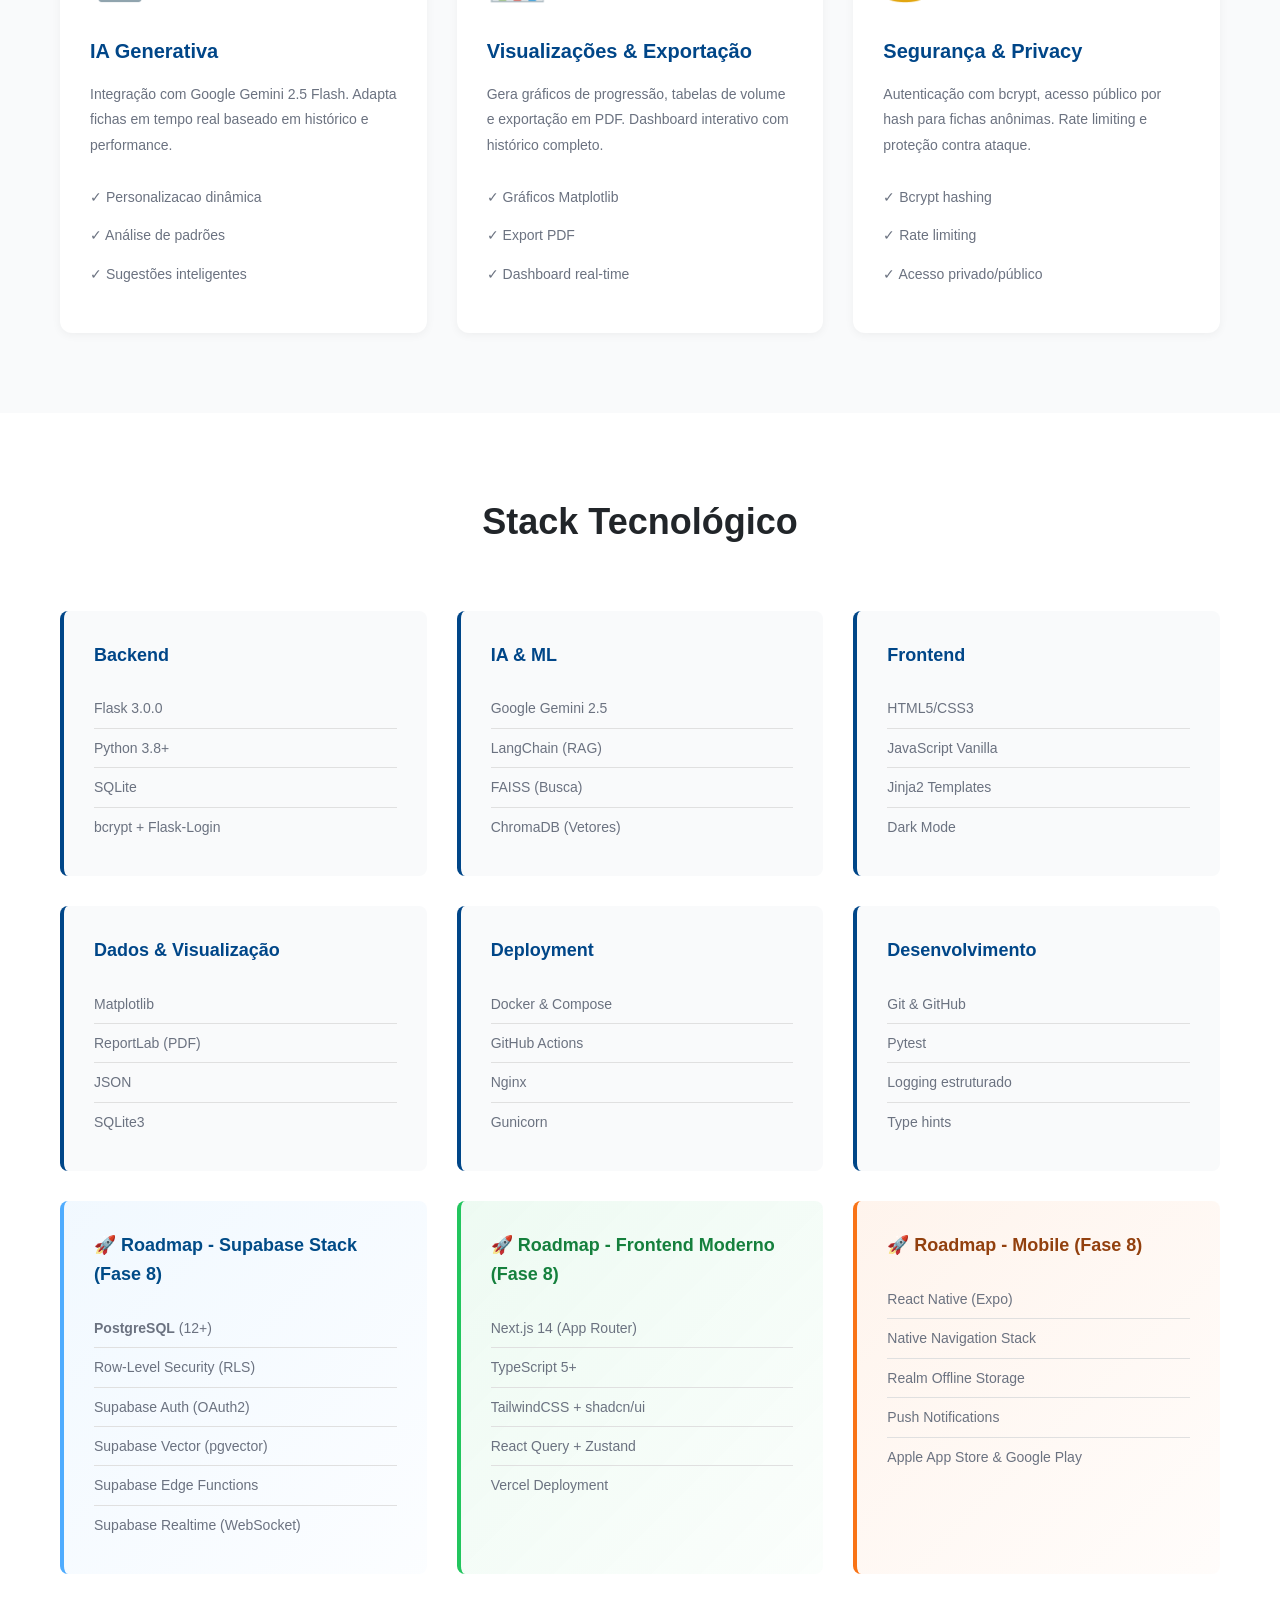
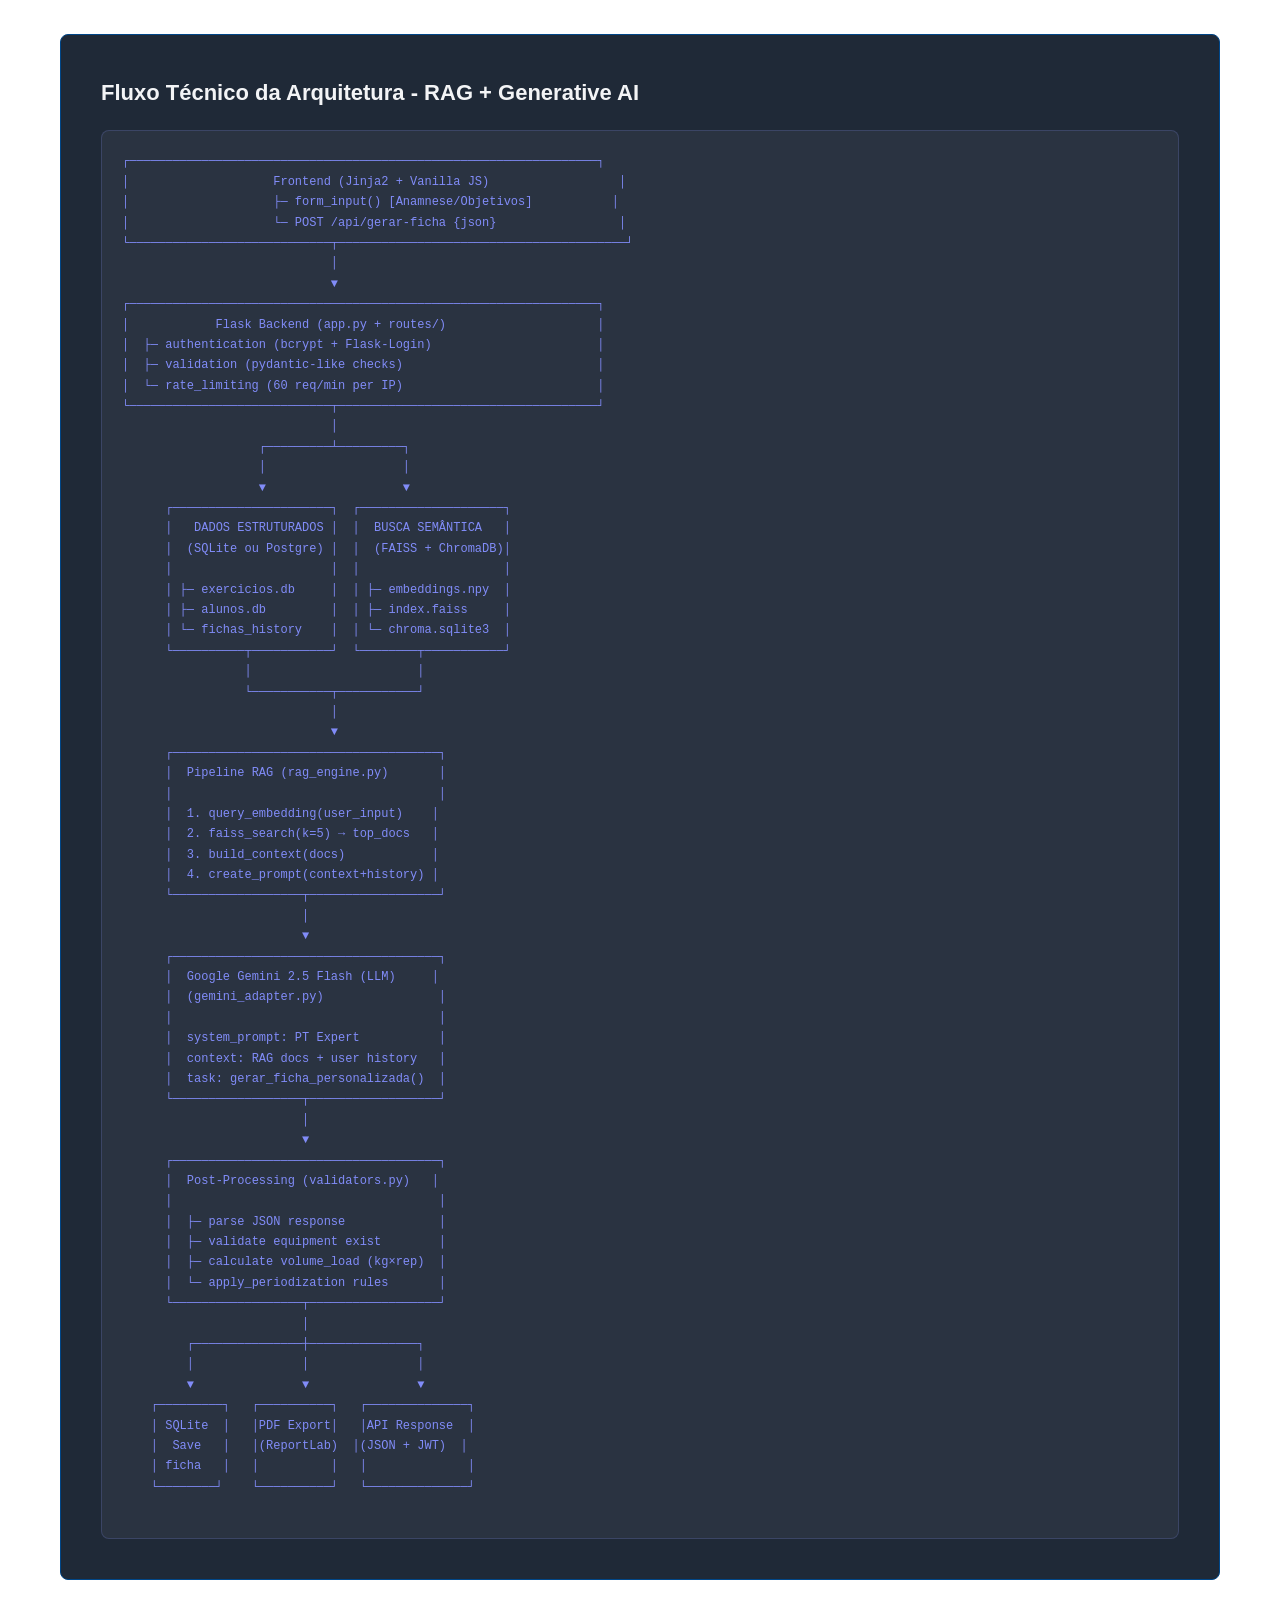
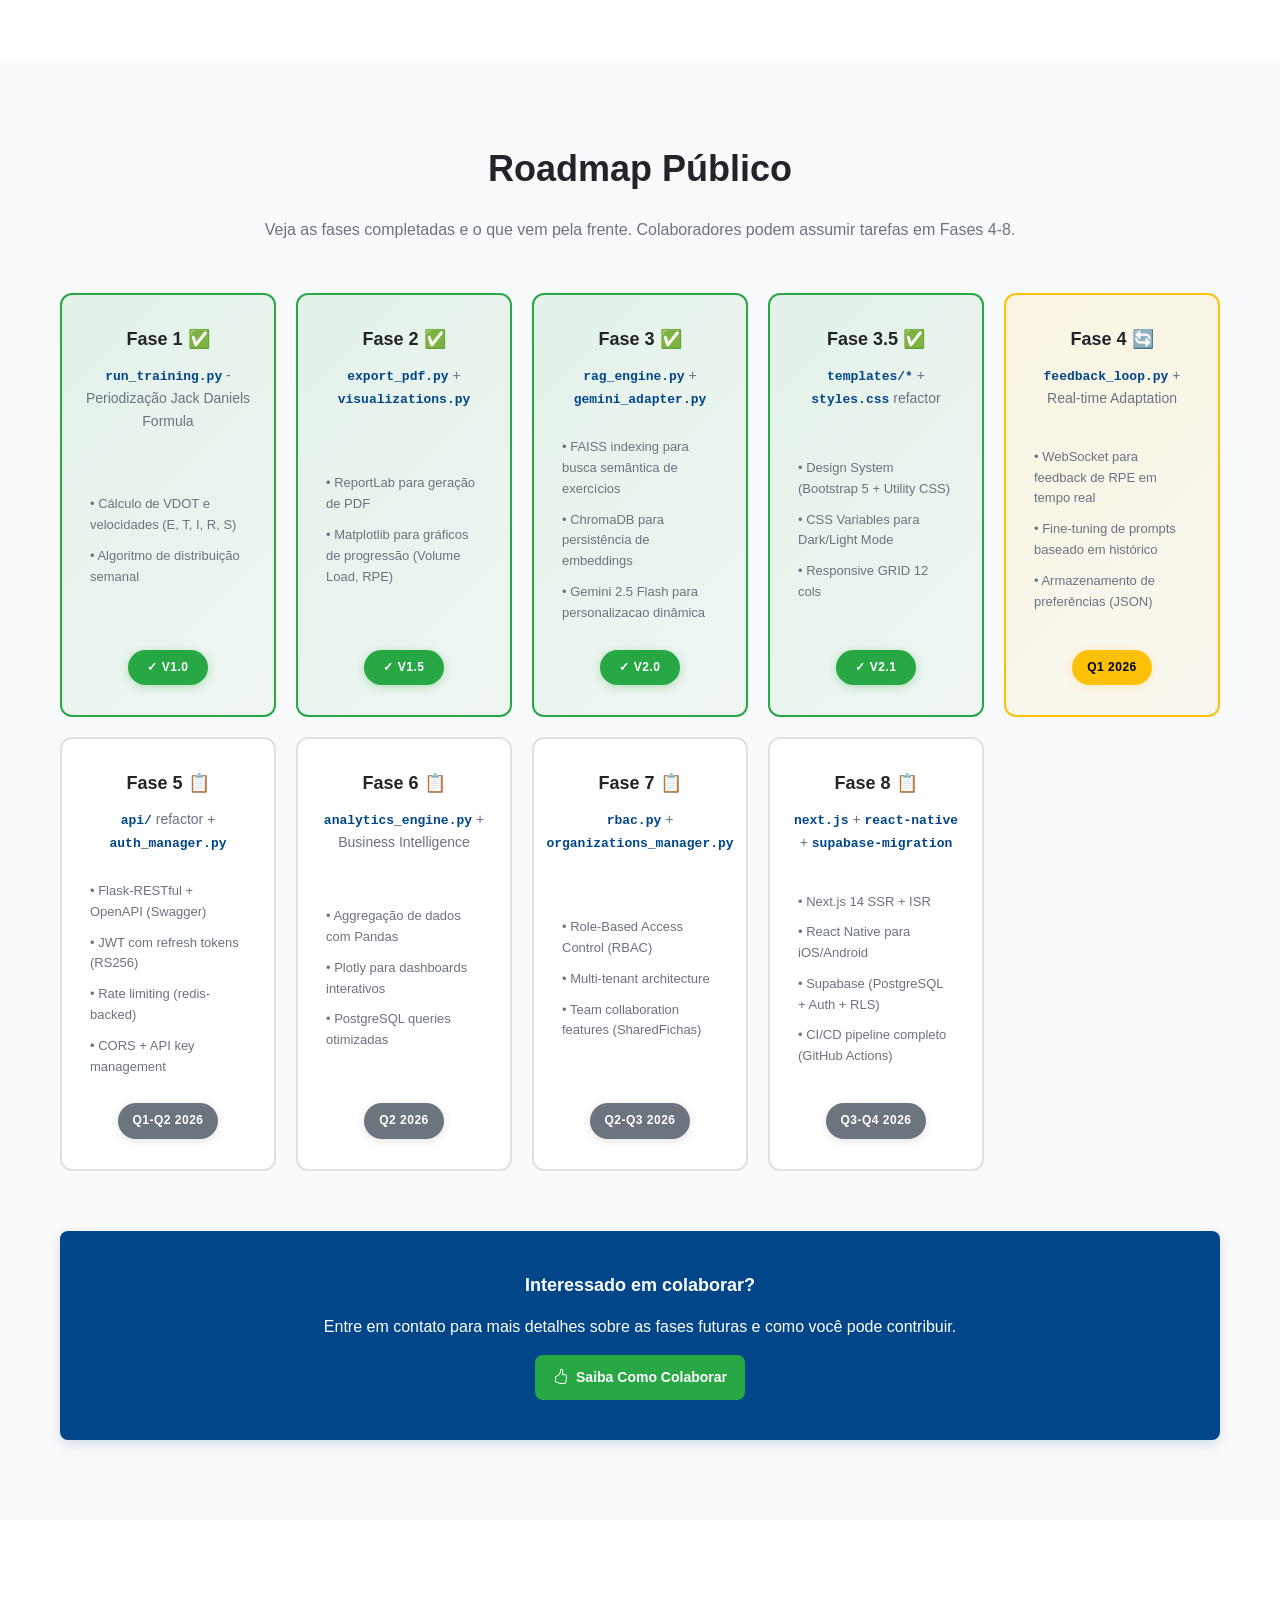
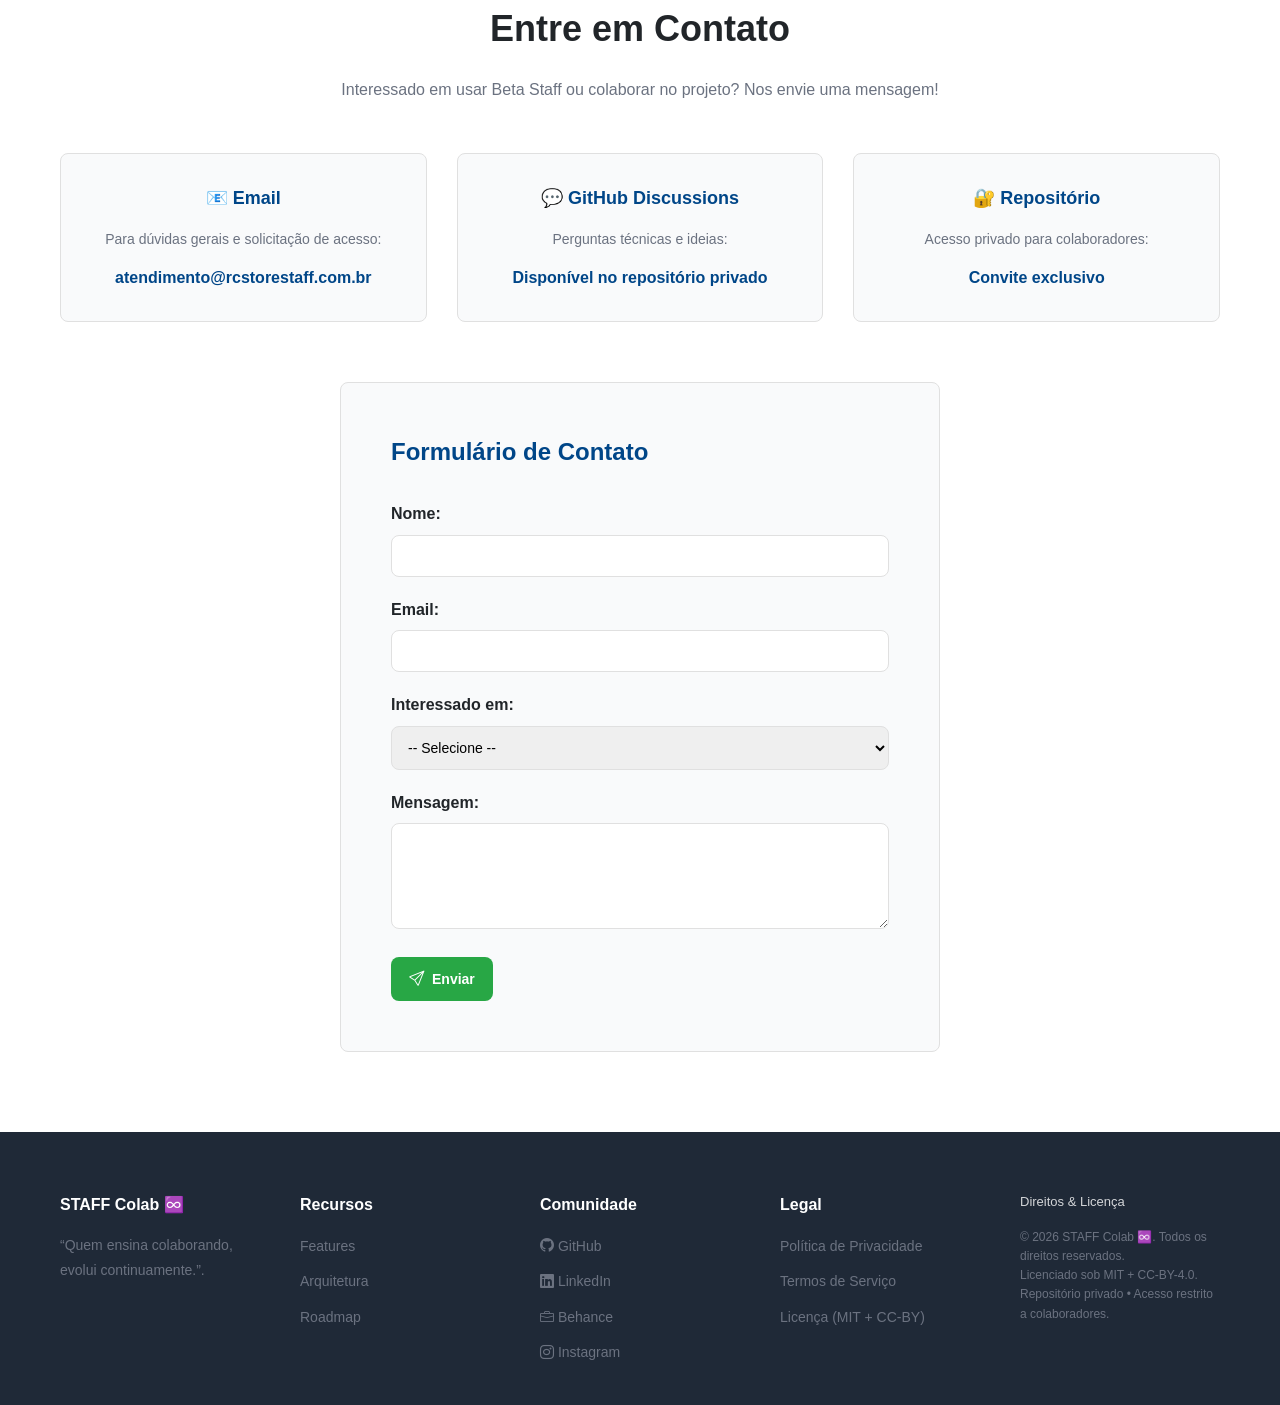
<file: website/index.html>
<!DOCTYPE html>
<html lang="pt-BR">
<head>
    <meta charset="UTF-8">
    <meta name="viewport" content="width=device-width, initial-scale=1.0">
    <meta name="description" content="Beta Staff - Plataforma inteligente de geração de fichas de treino com IA">
    <meta name="keywords" content="fichas treino, musculação, corrida, reabilitação, IA, Daniels">
    <title>STAFF Colab♾️</title>
    <link rel="icon" href="favicon.svg" type="image/svg+xml">
    <link rel="stylesheet" href="https://cdn.jsdelivr.net/npm/bootstrap-icons@1.11.0/font/bootstrap-icons.css">
    <link rel="stylesheet" href="styles.css">
</head>
<body>
    <!-- HEADER -->
    <header class="header">
        <div class="container">
            <a href="index.html" class="logo" style="text-decoration: none; color: inherit;"> STAFF Colab ♾️</a>
            <nav class="nav">
                <a href="#features">Features</a>
                <a href="#architecture">Arquitetura</a>
                <a href="#roadmap">Roadmap</a>
                <a href="#contact">Contato</a>
            </nav>
        </div>
    </header>

    <!-- HERO SECTION -->
   <section class="hero">
        <div class="container">
            <div class="hero-content">
                <span class="badge-tech">#FitnessTech #OpenColab </span>
                <h1>STAFF Colab♾️</h1>
                <p class="subtitle">
                    Um laboratório colaborativo criado por quem vive a Educação Física há 16 anos e respira desenvolvimento de software.
                </p>
                <p class="description">
                    Olá Dev, aqui é Rodrigo Chaves,
                    sou profissional de Educação Física, Engenharia de produção 50%,  Self-taught Developer, estudante e apaixonado por IA e Tecnologia. O <strong>STAFF Colab</strong> é um ambiente para quem quer aplicar conhecimentos novos em problemas reais do mundo e-fitness e tecnologia.<strong> Toolkit atual: HTML, Design System, JavaScript, Python, Pythonanywhere, Flask, Docker, React Native, Node.js, Next.Js, Supabase, PostgreSQL, SQLite, Figma, Adobe, UX/UI, RAG, Generative AI e GitHub.</strong> 
                    <br><br>
                    Quer agregar com seus conhecimentos? Vamos se conectar e ajudar outras pessoas! O repositório está esperando por você.
                </p>
                <div class="cta-buttons">
                    <a href="#contact" class="btn btn-success">
                        <i class="bi bi-code-slash"></i> Quero Colaborar
                    </a>
                    <a href="#roadmap" class="btn btn-secondary">
                        <i class="bi bi-journal-code"></i> Ver Stack & Roadmap
                    </a>
                </div>
            </div>
            
            <div class="hero-stats">
                <div class="stat">
                    <span class="stat-num">16+ Anos</span>
                    <span class="stat-label">Know-how em Treino</span>
                </div>
                <div class="stat">
                    <span class="stat-num">7,2k+</span>
                    <span class="stat-label">Lines of Code</span>
                </div>
                <div class="stat">
                    <span class="stat-num">RAG</span>
                    <span class="stat-label">Arquitetura de Dados</span>
                </div>
                <div class="stat">
                    <span class="stat-num">Claude Code + Github Copilot</span>
                    <span class="stat-label">Core Engine</span>
                </div>
                <div class="stat">
                    <span class="stat-num">Web App SaaS Mobile</span>
                    <span class="stat-label">Full Stack Ddeveloper</span>
                </div>
                <div class="stat">
                    <span class="stat-num">LifeLong Learning</span>
                    <span class="stat-label">IA como expansão</span>
                </div>
            </div>
        </div>
    </section>

    

    <!-- FEATURES -->
    <section id="features" class="features">
        <div class="container">
            <h2>Projeto Atual - STAFF APP</h2>
            
            <div class="features-grid">
                <!-- Feature 1 -->
                <div class="feature-card">
                    <div class="feature-icon">🏋️</div>
                    <h3>Musculação Inteligente</h3>
                    <p>
                        Gera fichas personalizadas baseadas em objetivos, nível e disponibilidade. 
                        Inclui variedades de exercícios, progressão de volume e periodização.
                    </p>
                    <ul class="feature-list">
                        <li>✓ Automação de fichas</li>
                        <li>✓ Progressão inteligente</li>
                        <li>✓ Múltiplos objetivos</li>
                    </ul>
                </div>

                <!-- Feature 2 -->
                <div class="feature-card">
                    <div class="feature-icon">🏃</div>
                    <h3>Corrida Periodizada</h3>
                    <p>
                        Baseado na Fórmula de Daniels. Cria planos de treino para qualquer objetivo: 
                        5K, meia maratona, maratona com periodização profissional.
                    </p>
                    <ul class="feature-list">
                        <li>✓ Fórmula de Daniels</li>
                        <li>✓ Múltiplas distâncias</li>
                        <li>✓ Pausas e recuperação</li>
                    </ul>
                </div>

                <!-- Feature 3 -->
                <div class="feature-card">
                    <div class="feature-icon">🏥</div>
                    <h3>Reabilitação Personalizada</h3>
                    <p>
                        Sistema de exercícios terapêuticos focado em recuperação. 
                        Adapta dificuldade e progressão baseado em feedback.
                    </p>
                    <ul class="feature-list">
                        <li>✓ Exercícios terapêuticos</li>
                        <li>✓ Feedback de dor</li>
                        <li>✓ Sistema de progresso</li>
                    </ul>
                </div>

                <!-- Feature 4 -->
                <div class="feature-card">
                    <div class="feature-icon">🤖</div>
                    <h3>IA Generativa</h3>
                    <p>
                        Integração com Google Gemini 2.5 Flash. 
                        Adapta fichas em tempo real baseado em histórico e performance.
                    </p>
                    <ul class="feature-list">
                        <li>✓ Personalizacao dinâmica</li>
                        <li>✓ Análise de padrões</li>
                        <li>✓ Sugestões inteligentes</li>
                    </ul>
                </div>

                <!-- Feature 5 -->
                <div class="feature-card">
                    <div class="feature-icon">📊</div>
                    <h3>Visualizações & Exportação</h3>
                    <p>
                        Gera gráficos de progressão, tabelas de volume e exportação em PDF. 
                        Dashboard interativo com histórico completo.
                    </p>
                    <ul class="feature-list">
                        <li>✓ Gráficos Matplotlib</li>
                        <li>✓ Export PDF</li>
                        <li>✓ Dashboard real-time</li>
                    </ul>
                </div>

                <!-- Feature 6 -->
                <div class="feature-card">
                    <div class="feature-icon">🔐</div>
                    <h3>Segurança & Privacy</h3>
                    <p>
                        Autenticação com bcrypt, acesso público por hash para fichas anônimas. 
                        Rate limiting e proteção contra ataque.
                    </p>
                    <ul class="feature-list">
                        <li>✓ Bcrypt hashing</li>
                        <li>✓ Rate limiting</li>
                        <li>✓ Acesso privado/público</li>
                    </ul>
                </div>
            </div>
        </div>
    </section>

    <!-- ARCHITECTURE -->
    <section id="architecture" class="architecture">
        <div class="container">
            <h2>Stack Tecnológico</h2>
            
            <div class="tech-grid">
                <div class="tech-group">
                    <h4>Backend</h4>
                    <ul>
                        <li>Flask 3.0.0</li>
                        <li>Python 3.8+</li>
                        <li>SQLite</li>
                        <li>bcrypt + Flask-Login</li>
                    </ul>
                </div>

                <div class="tech-group">
                    <h4>IA & ML</h4>
                    <ul>
                        <li>Google Gemini 2.5</li>
                        <li>LangChain (RAG)</li>
                        <li>FAISS (Busca)</li>
                        <li>ChromaDB (Vetores)</li>
                    </ul>
                </div>

                <div class="tech-group">
                    <h4>Frontend</h4>
                    <ul>
                        <li>HTML5/CSS3</li>
                        <li>JavaScript Vanilla</li>
                        <li>Jinja2 Templates</li>
                        <li>Dark Mode</li>
                    </ul>
                </div>

                <div class="tech-group">
                    <h4>Dados & Visualização</h4>
                    <ul>
                        <li>Matplotlib</li>
                        <li>ReportLab (PDF)</li>
                        <li>JSON</li>
                        <li>SQLite3</li>
                    </ul>
                </div>

                <div class="tech-group">
                    <h4>Deployment</h4>
                    <ul>
                        <li>Docker & Compose</li>
                        <li>GitHub Actions</li>
                        <li>Nginx</li>
                        <li>Gunicorn</li>
                    </ul>
                </div>

                <div class="tech-group">
                    <h4>Desenvolvimento</h4>
                    <ul>
                        <li>Git & GitHub</li>
                        <li>Pytest</li>
                        <li>Logging estruturado</li>
                        <li>Type hints</li>
                    </ul>
                </div>

                <div class="tech-group tech-group-supabase">
                    <h4>🚀 Roadmap - Supabase Stack (Fase 8)</h4>
                    <ul>
                        <li><strong>PostgreSQL</strong> (12+)</li>
                        <li>Row-Level Security (RLS)</li>
                        <li>Supabase Auth (OAuth2)</li>
                        <li>Supabase Vector (pgvector)</li>
                        <li>Supabase Edge Functions</li>
                        <li>Supabase Realtime (WebSocket)</li>
                    </ul>
                </div>

                <div class="tech-group tech-group-frontend">
                    <h4>🚀 Roadmap - Frontend Moderno (Fase 8)</h4>
                    <ul>
                        <li>Next.js 14 (App Router)</li>
                        <li>TypeScript 5+</li>
                        <li>TailwindCSS + shadcn/ui</li>
                        <li>React Query + Zustand</li>
                        <li>Vercel Deployment</li>
                    </ul>
                </div>

                <div class="tech-group tech-group-mobile">
                    <h4>🚀 Roadmap - Mobile (Fase 8)</h4>
                    <ul>
                        <li>React Native (Expo)</li>
                        <li>Native Navigation Stack</li>
                        <li>Realm Offline Storage</li>
                        <li>Push Notifications</li>
                        <li>Apple App Store & Google Play</li>
                    </ul>
                </div>
            </div>

            <div class="architecture-diagram">
                <h3>Fluxo Técnico da Arquitetura - RAG + Generative AI</h3>
                <div class="diagram-box">
                    <pre>┌─────────────────────────────────────────────────────────────────┐
│                    Frontend (Jinja2 + Vanilla JS)                  │
│                    ├─ form_input() [Anamnese/Objetivos]           │
│                    └─ POST /api/gerar-ficha {json}                 │
└────────────────────────────┬────────────────────────────────────────┘
                             │
                             ▼
┌─────────────────────────────────────────────────────────────────┐
│            Flask Backend (app.py + routes/)                     │
│  ├─ authentication (bcrypt + Flask-Login)                       │
│  ├─ validation (pydantic-like checks)                           │
│  └─ rate_limiting (60 req/min per IP)                           │
└────────────────────────────┬────────────────────────────────────┘
                             │
                   ┌─────────┴─────────┐
                   │                   │
                   ▼                   ▼
      ┌──────────────────────┐  ┌────────────────────┐
      │   DADOS ESTRUTURADOS │  │  BUSCA SEMÂNTICA   │
      │  (SQLite ou Postgre) │  │  (FAISS + ChromaDB)│
      │                      │  │                    │
      │ ├─ exercicios.db     │  │ ├─ embeddings.npy  │
      │ ├─ alunos.db         │  │ ├─ index.faiss     │
      │ └─ fichas_history    │  │ └─ chroma.sqlite3  │
      └──────────┬───────────┘  └────────┬───────────┘
                 │                       │
                 └───────────┬───────────┘
                             │
                             ▼
      ┌─────────────────────────────────────┐
      │  Pipeline RAG (rag_engine.py)       │
      │                                     │
      │  1. query_embedding(user_input)    │
      │  2. faiss_search(k=5) → top_docs   │
      │  3. build_context(docs)            │
      │  4. create_prompt(context+history) │
      └──────────────────┬──────────────────┘
                         │
                         ▼
      ┌─────────────────────────────────────┐
      │  Google Gemini 2.5 Flash (LLM)     │
      │  (gemini_adapter.py)                │
      │                                     │
      │  system_prompt: PT Expert           │
      │  context: RAG docs + user history   │
      │  task: gerar_ficha_personalizada()  │
      └──────────────────┬──────────────────┘
                         │
                         ▼
      ┌─────────────────────────────────────┐
      │  Post-Processing (validators.py)   │
      │                                     │
      │  ├─ parse JSON response             │
      │  ├─ validate equipment exist        │
      │  ├─ calculate volume_load (kg×rep)  │
      │  └─ apply_periodization rules       │
      └──────────────────┬──────────────────┘
                         │
         ┌───────────────┼───────────────┐
         │               │               │
         ▼               ▼               ▼
    ┌─────────┐   ┌──────────┐   ┌──────────────┐
    │ SQLite  │   │PDF Export│   │API Response  │
    │  Save   │   │(ReportLab)  │(JSON + JWT)  │
    │ ficha   │   │          │   │              │
    └────────┘    └──────────┘   └──────────────┘
        </div>
    </section>

    <!-- ROADMAP -->
    <section id="roadmap" class="roadmap">
        <div class="container">
            <h2>Roadmap Público</h2>
            <p class="roadmap-intro">
                Veja as fases completadas e o que vem pela frente. Colaboradores podem assumir tarefas em Fases 4-8.
            </p>

            <div class="phases-timeline">
                <div class="phase completed">
                    <h4>Fase 1 ✅</h4>
                    <p><code>run_training.py</code> - Periodização Jack Daniels Formula</p>
                    <ul>
                        <li>• Cálculo de VDOT e velocidades (E, T, I, R, S)</li>
                        <li>• Algoritmo de distribuição semanal</li>
                    </ul>
                    <span class="badge badge-done">v1.0</span>
                </div>

                <div class="phase completed">
                    <h4>Fase 2 ✅</h4>
                    <p><code>export_pdf.py</code> + <code>visualizations.py</code></p>
                    <ul>
                        <li>• ReportLab para geração de PDF</li>
                        <li>• Matplotlib para gráficos de progressão (Volume Load, RPE)</li>
                    </ul>
                    <span class="badge badge-done">v1.5</span>
                </div>

                <div class="phase completed">
                    <h4>Fase 3 ✅</h4>
                    <p><code>rag_engine.py</code> + <code>gemini_adapter.py</code></p>
                    <ul>
                        <li>• FAISS indexing para busca semântica de exercícios</li>
                        <li>• ChromaDB para persistência de embeddings</li>
                        <li>• Gemini 2.5 Flash para personalizacao dinâmica</li>
                    </ul>
                    <span class="badge badge-done">v2.0</span>
                </div>

                <div class="phase completed">
                    <h4>Fase 3.5 ✅</h4>
                    <p><code>templates/*</code> + <code>styles.css</code> refactor</p>
                    <ul>
                        <li>• Design System (Bootstrap 5 + Utility CSS)</li>
                        <li>• CSS Variables para Dark/Light Mode</li>
                        <li>• Responsive GRID 12 cols</li>
                    </ul>
                    <span class="badge badge-done">v2.1</span>
                </div>

                <div class="phase in-progress">
                    <h4>Fase 4 🔄</h4>
                    <p><code>feedback_loop.py</code> + Real-time Adaptation</p>
                    <ul>
                        <li>• WebSocket para feedback de RPE em tempo real</li>
                        <li>• Fine-tuning de prompts baseado em histórico</li>
                        <li>• Armazenamento de preferências (JSON)</li>
                    </ul>
                    <span class="badge badge-progress">Q1 2026</span>
                </div>

                <div class="phase planned">
                    <h4>Fase 5 📋</h4>
                    <p><code>api/</code> refactor + <code>auth_manager.py</code></p>
                    <ul>
                        <li>• Flask-RESTful + OpenAPI (Swagger)</li>
                        <li>• JWT com refresh tokens (RS256)</li>
                        <li>• Rate limiting (redis-backed)</li>
                        <li>• CORS + API key management</li>
                    </ul>
                    <span class="badge badge-planned">Q1-Q2 2026</span>
                </div>

                <div class="phase planned">
                    <h4>Fase 6 📋</h4>
                    <p><code>analytics_engine.py</code> + Business Intelligence</p>
                    <ul>
                        <li>• Aggregação de dados com Pandas</li>
                        <li>• Plotly para dashboards interativos</li>
                        <li>• PostgreSQL queries otimizadas</li>
                    </ul>
                    <span class="badge badge-planned">Q2 2026</span>
                </div>

                <div class="phase planned">
                    <h4>Fase 7 📋</h4>
                    <p><code>rbac.py</code> + <code>organizations_manager.py</code></p>
                    <ul>
                        <li>• Role-Based Access Control (RBAC)</li>
                        <li>• Multi-tenant architecture</li>
                        <li>• Team collaboration features (SharedFichas)</li>
                    </ul>
                    <span class="badge badge-planned">Q2-Q3 2026</span>
                </div>

                <div class="phase planned">
                    <h4>Fase 8 📋</h4>
                    <p><code>next.js</code> + <code>react-native</code> + <code>supabase-migration</code></p>
                    <ul>
                        <li>• Next.js 14 SSR + ISR</li>
                        <li>• React Native para iOS/Android</li>
                        <li>• Supabase (PostgreSQL + Auth + RLS)</li>
                        <li>• CI/CD pipeline completo (GitHub Actions)</li>
                    </ul>
                    <span class="badge badge-planned">Q3-Q4 2026</span>
                </div>
            </div>

            <div class="roadmap-cta">
                <p><strong>Interessado em colaborar?</strong></p>
                <p>Entre em contato para mais detalhes sobre as fases futuras e como você pode contribuir.</p>
                <a href="#contact" class="btn btn-success">
                    <i class="bi bi-hand-thumbs-up"></i> Saiba Como Colaborar
                </a>
            </div>
        </div>
    </section>

    <!-- CONTACT -->
    <section id="contact" class="contact">
        <div class="container">
            <h2>Entre em Contato</h2>
            <p class="contact-intro">
                Interessado em usar Beta Staff ou colaborar no projeto? Nos envie uma mensagem!
            </p>

            <div class="contact-methods">
                <div class="contact-card">
                    <h4>📧 Email</h4>
                    <p>Para dúvidas gerais e solicitação de acesso:</p>
                    <a href="mailto:atendimento@rcstorestaff.com.br" class="contact-link">atendimento@rcstorestaff.com.br</a>
                </div>

                <div class="contact-card">
                    <h4>💬 GitHub Discussions</h4>
                    <p>Perguntas técnicas e ideias:</p>
                    <span class="contact-link">Disponível no repositório privado</span>
                </div>

                <div class="contact-card">
                    <h4>🔐 Repositório</h4>
                    <p>Acesso privado para colaboradores:</p>
                    <span class="contact-link">Convite exclusivo</span>
                </div>
            </div>

            <div class="contact-form">
                <h3>Formulário de Contato</h3>
                <form action="https://formspree.io/f/xqedjwep" method="POST">
                    <div class="form-group">
                        <label for="name">Nome:</label>
                        <input type="text" id="name" name="name" required>
                    </div>

                    <div class="form-group">
                        <label for="email">Email:</label>
                        <input type="email" id="email" name="email" required>
                    </div>

                    <div class="form-group">
                        <label for="interest">Interessado em:</label>
                        <select id="interest" name="interest">
                            <option value="">-- Selecione --</option>
                            <option value="use">Usar a plataforma</option>
                            <option value="collaborate">Colaborar no projeto</option>
                            <option value="research">Pesquisa acadêmica</option>
                            <option value="other">Outro</option>
                        </select>
                    </div>

                    <div class="form-group">
                        <label for="message">Mensagem:</label>
                        <textarea id="message" name="message" rows="5" required></textarea>
                    </div>

                    <button type="submit" class="btn btn-success">
                        <i class="bi bi-send"></i> Enviar
                    </button>
                </form>
            </div>
        </div>
    </section>

    <!-- FOOTER -->
    <footer class="footer">
        <div class="container">
            <div class="footer-content">
                <div class="footer-section">
                    <h4>STAFF Colab ♾️</h4>
                    <p>“Quem ensina colaborando, evolui continuamente.”.</p>
                </div>

                <div class="footer-section">
                    <h4>Recursos</h4>
                    <ul>
                        <li><a href="#features">Features</a></li>
                        <li><a href="#architecture">Arquitetura</a></li>
                        <li><a href="#roadmap">Roadmap</a></li>
                    </ul>
                </div>

                <div class="footer-section">
                    <h4>Comunidade</h4>
                    <ul>
                        <li><a href="https://github.com/rodrigochavesoa" target="_blank"><i class="bi bi-github"></i> GitHub</a></li>
                        <li><a href="https://linkedin.com/in/rodrigochavesoa" target="_blank"><i class="bi bi-linkedin"></i> LinkedIn</a></li>
                        <li><a href="https://behance.net/rodrigochavesoa" target="_blank"><i class="bi bi-briefcase"></i> Behance</a></li>
                        <li><a href="https://instagram.com/pontochavedesign" target="_blank"><i class="bi bi-instagram"></i> Instagram</a></li>
                    </ul>
                </div>

                <div class="footer-section">
                    <h4>Legal</h4>
                    <ul>
                        <li><a href="legal.html#privacy">Política de Privacidade</a></li>
                        <li><a href="legal.html#terms">Termos de Serviço</a></li>
                        <li><a href="legal.html#license">Licença (MIT + CC-BY)</a></li>
                    </ul>
                </div>

                <div class="footer-section">
                    <h4 style="font-size: 13px; font-weight: 500; opacity: 0.8;">Direitos & Licença</h4>
                    <p style="font-size: 12px; line-height: 1.6;">
                        &copy; 2026 STAFF Colab ♾️. Todos os direitos reservados.
                    </p>
                    <p style="font-size: 12px; line-height: 1.6;">
                        Licenciado sob MIT + CC-BY-4.0. Repositório privado • Acesso restrito a colaboradores.
                    </p>
                </div>
            </div>

            <div class="footer-bottom" style="display: none;">
                <p>&copy; 2026 STAFF Colab ♾️. Todos os direitos reservados.</p>
                <p>Licenciado sob MIT + CC-BY-4.0. Repositório privado • Acesso restrito a colaboradores.</p>
            </div>
        </div>
    </footer>

    <script src="scripts.js"></script>
</body>
</html>
</file>
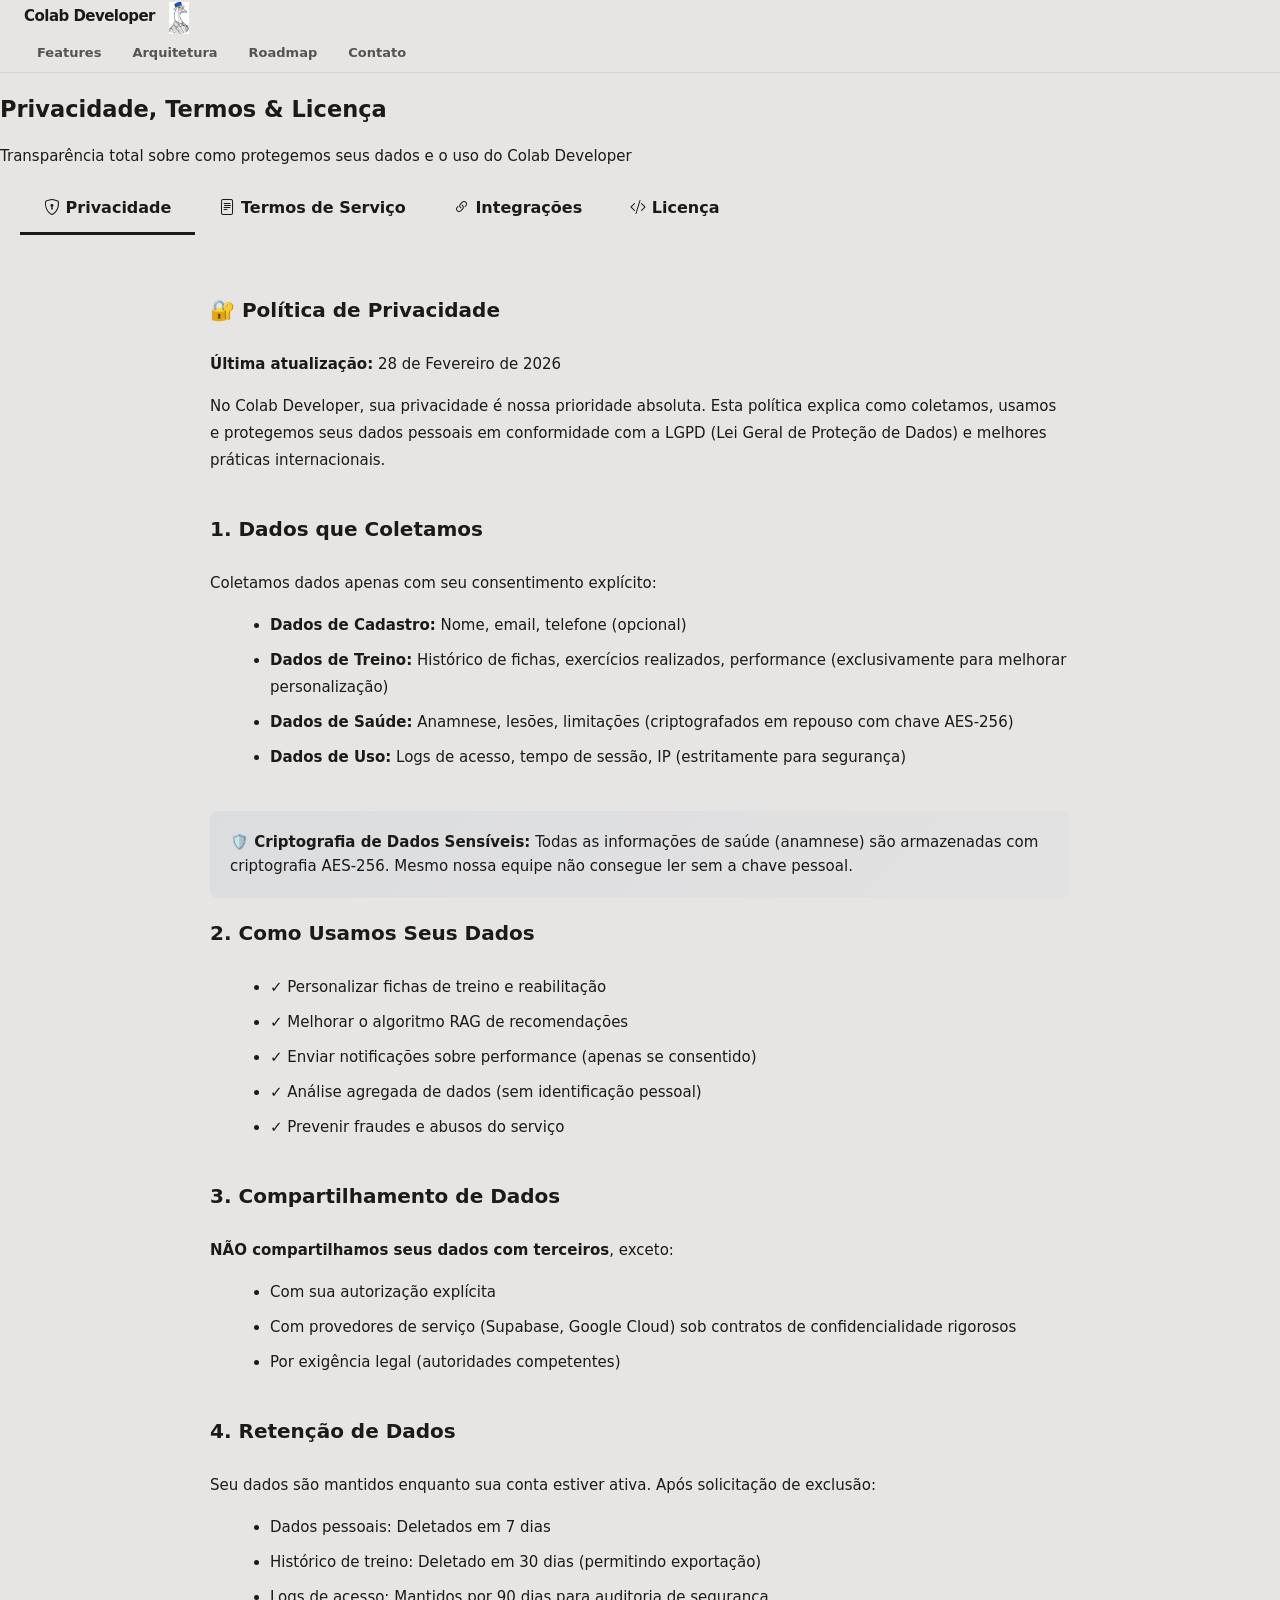
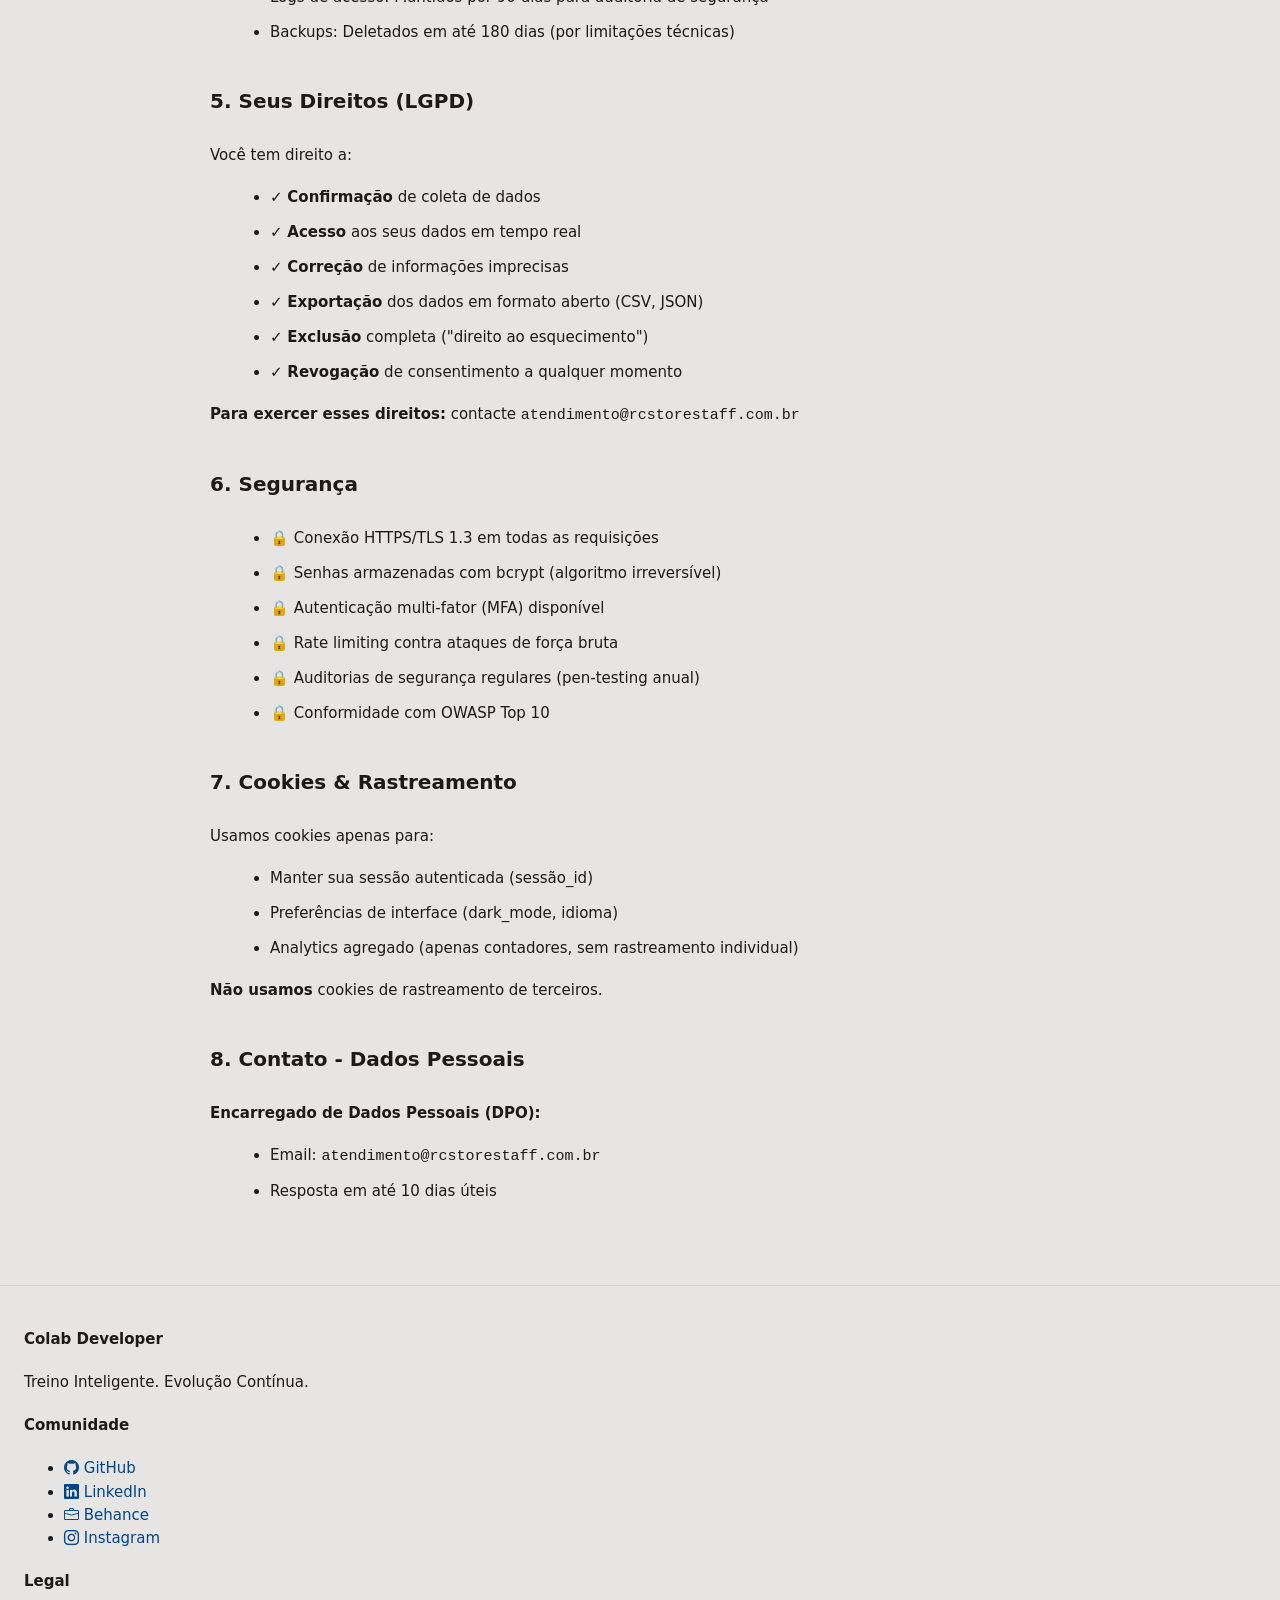
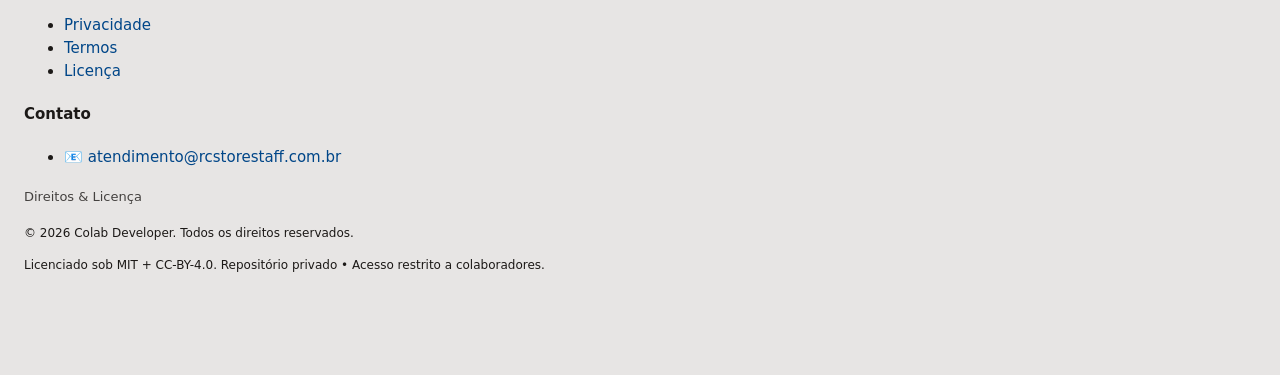
<file: legal.html>
<!DOCTYPE html>
<html lang="pt-BR">
<head>
    <meta charset="UTF-8">
    <meta name="viewport" content="width=device-width, initial-scale=1.0">
    <meta name="description" content="Política de Privacidade, Termos de Serviço e Licença - Colab Developer">
    <title>Privacidade, Termos & Licença - Colab Developer</title>
    <!-- Favicon - Responsive sizes -->
    <link rel="icon" type="image/png" sizes="32x32" href="images-favicon/mascote_colab_developer.png">
    <link rel="icon" type="image/png" sizes="16x16" href="images-favicon/mascote_colab_developer.png">
    <link rel="apple-touch-icon" href="images-favicon/mascote_colab_developer_black.png">
    <meta name="theme-color" content="#004688">
    <link rel="stylesheet" href="https://cdn.jsdelivr.net/npm/bootstrap-icons@1.11.0/font/bootstrap-icons.css">
    <link rel="stylesheet" href="styles.css">
    <style>
        /* ATOMS */
        .tab-button {
            padding: 12px 24px;
            border: none;
            background: var(--bg-secondary);
            color: var(--text-primary);
            cursor: pointer;
            font-size: 16px;
            font-weight: 600;
            border-bottom: 3px solid transparent;
            transition: var(--transition);
            white-space: nowrap;
        }

        .tab-button:hover {
            background: var(--light);
        }

        .tab-button.active {
            border-bottom-color: var(--primary-color);
            color: var(--primary-color);
        }

        /* MOLECULES */
        .legal-section {
            display: none;
            animation: fadeIn 0.3s ease;
        }

        .legal-section.active {
            display: block;
        }

        @keyframes fadeIn {
            from { opacity: 0; }
            to { opacity: 1; }
        }

        .legal-article {
            margin-bottom: 40px;
        }

        .legal-article h3 {
            font-size: 20px;
            font-weight: 700;
            color: var(--primary-color);
            margin-bottom: 15px;
            padding-bottom: 10px;
            border-bottom: 2px solid var(--primary-light);
        }

        .legal-article p, .legal-article ul, .legal-article ol {
            color: var(--text-secondary);
            line-height: 1.8;
            margin-bottom: 12px;
        }

        .legal-article ul, .legal-article ol {
            margin-left: 20px;
        }

        .legal-article li {
            margin-bottom: 8px;
        }

        .highlight-box {
            background: linear-gradient(135deg, rgba(0, 70, 136, 0.05) 0%, rgba(0, 70, 136, 0.02) 100%);
            border-left: 4px solid var(--primary-color);
            padding: 20px;
            border-radius: 8px;
            margin: 20px 0;
        }

        .highlight-box strong {
            color: var(--primary-color);
        }

        /* ORGANISMS */
        .legal-container {
            background: var(--white);
        }

        .legal-tabs {
            display: flex;
            gap: 0;
            border-bottom: 1px solid var(--border);
            flex-wrap: wrap;
            background: var(--bg-secondary);
            padding: 0 20px;
        }

        .legal-content {
            padding: 40px 20px;
            max-width: 900px;
            margin: 0 auto;
        }

        /* Social Links */
        .social-links {
            display: flex;
            gap: 15px;
            align-items: center;
            margin-top: 30px;
            padding-top: 20px;
            border-top: 1px solid var(--border);
        }

        .social-link {
            display: inline-flex;
            align-items: center;
            justify-content: center;
            width: 40px;
            height: 40px;
            border-radius: 50%;
            background: var(--bg-secondary);
            color: var(--primary-color);
            text-decoration: none;
            transition: var(--transition);
            font-size: 18px;
        }

        .social-link:hover {
            background: var(--primary-color);
            color: white;
            box-shadow: 0 4px 12px rgba(0, 70, 136, 0.2);
        }

        .social-text {
            font-size: 14px;
            color: var(--text-secondary);
            white-space: nowrap;
        }

        @media (max-width: 768px) {
            .legal-tabs {
                overflow-x: auto;
                padding: 0;
            }

            .tab-button {
                flex: 1;
                min-width: 100px;
            }

            .legal-content {
                padding: 25px 15px;
            }

            .legal-article h3 {
                font-size: 18px;
            }

            .social-links {
                flex-wrap: wrap;
            }
        }
    </style>
</head>
<body>
    <!-- HEADER -->
    <header class="header">
        <div class="container">
            <a href="index.html" class="logo" style="text-decoration: none; color: inherit;">Colab Developer <img src="images-favicon/mascote_white_black.jpg" alt="Colab" style="margin-left: 5px; margin-top: 2px; height: 32px; vertical-align: middle;"></a>
            <nav class="nav">
                <a href="index.html#features">Features</a>
                <a href="index.html#architecture">Arquitetura</a>
                <a href="index.html#roadmap">Roadmap</a>
                <a href="index.html#contact">Contato</a>
            </nav>
        </div>
    </header>

    <!-- HERO SECTION -->
    <section class="hero">
        <div class="container">
            <div class="hero-content">
                <h1>Privacidade, Termos & Licença</h1>
                <p class="subtitle">
                    Transparência total sobre como protegemos seus dados e o uso do Colab Developer
                </p>
            </div>
        </div>
    </section>

    <!-- LEGAL CONTENT -->
    <section class="legal-container">
        <div class="container">
            <!-- TABS NAVIGATION -->
            <div class="legal-tabs">
                <button class="tab-button active" onclick="switchTab('privacy')">
                    <i class="bi bi-shield-lock"></i> Privacidade
                </button>
                <button class="tab-button" onclick="switchTab('terms')">
                    <i class="bi bi-file-text"></i> Termos de Serviço
                </button>
                <button class="tab-button" onclick="switchTab('integrations')">
                    <i class="bi bi-link-45deg"></i> Integrações
                </button>
                <button class="tab-button" onclick="switchTab('license')">
                    <i class="bi bi-code-slash"></i> Licença
                </button>
            </div>

            <div class="legal-content">
                <!-- PRIVACY POLICY -->
                <div id="privacy" class="legal-section active">
                    <div class="legal-article">
                        <h3>🔐 Política de Privacidade</h3>
                        <p><strong>Última atualização:</strong> 28 de Fevereiro de 2026</p>
                        <p>No Colab Developer, sua privacidade é nossa prioridade absoluta. Esta política explica como coletamos, usamos e protegemos seus dados pessoais em conformidade com a LGPD (Lei Geral de Proteção de Dados) e melhores práticas internacionais.</p>
                    </div>

                    <div class="legal-article">
                        <h3>1. Dados que Coletamos</h3>
                        <p>Coletamos dados apenas com seu consentimento explícito:</p>
                        <ul>
                            <li><strong>Dados de Cadastro:</strong> Nome, email, telefone (opcional)</li>
                            <li><strong>Dados de Treino:</strong> Histórico de fichas, exercícios realizados, performance (exclusivamente para melhorar personalização)</li>
                            <li><strong>Dados de Saúde:</strong> Anamnese, lesões, limitações (criptografados em repouso com chave AES-256)</li>
                            <li><strong>Dados de Uso:</strong> Logs de acesso, tempo de sessão, IP (estritamente para segurança)</li>
                        </ul>
                    </div>

                    <div class="highlight-box">
                        <strong>🛡️ Criptografia de Dados Sensíveis:</strong> Todas as informações de saúde (anamnese) são armazenadas com criptografia AES-256. Mesmo nossa equipe não consegue ler sem a chave pessoal.
                    </div>

                    <div class="legal-article">
                        <h3>2. Como Usamos Seus Dados</h3>
                        <ul>
                            <li>✓ Personalizar fichas de treino e reabilitação</li>
                            <li>✓ Melhorar o algoritmo RAG de recomendações</li>
                            <li>✓ Enviar notificações sobre performance (apenas se consentido)</li>
                            <li>✓ Análise agregada de dados (sem identificação pessoal)</li>
                            <li>✓ Prevenir fraudes e abusos do serviço</li>
                        </ul>
                    </div>

                    <div class="legal-article">
                        <h3>3. Compartilhamento de Dados</h3>
                        <p><strong>NÃO compartilhamos seus dados com terceiros</strong>, exceto:</p>
                        <ul>
                            <li>Com sua autorização explícita</li>
                            <li>Com provedores de serviço (Supabase, Google Cloud) sob contratos de confidencialidade rigorosos</li>
                            <li>Por exigência legal (autoridades competentes)</li>
                        </ul>
                    </div>

                    <div class="legal-article">
                        <h3>4. Retenção de Dados</h3>
                        <p>Seu dados são mantidos enquanto sua conta estiver ativa. Após solicitação de exclusão:</p>
                        <ul>
                            <li>Dados pessoais: Deletados em 7 dias</li>
                            <li>Histórico de treino: Deletado em 30 dias (permitindo exportação)</li>
                            <li>Logs de acesso: Mantidos por 90 dias para auditoria de segurança</li>
                            <li>Backups: Deletados em até 180 dias (por limitações técnicas)</li>
                        </ul>
                    </div>

                    <div class="legal-article">
                        <h3>5. Seus Direitos (LGPD)</h3>
                        <p>Você tem direito a:</p>
                        <ul>
                            <li>✓ <strong>Confirmação</strong> de coleta de dados</li>
                            <li>✓ <strong>Acesso</strong> aos seus dados em tempo real</li>
                            <li>✓ <strong>Correção</strong> de informações imprecisas</li>
                            <li>✓ <strong>Exportação</strong> dos dados em formato aberto (CSV, JSON)</li>
                            <li>✓ <strong>Exclusão</strong> completa ("direito ao esquecimento")</li>
                            <li>✓ <strong>Revogação</strong> de consentimento a qualquer momento</li>
                        </ul>
                        <p><strong>Para exercer esses direitos:</strong> contacte <code>atendimento@rcstorestaff.com.br</code></p>
                    </div>

                    <div class="legal-article">
                        <h3>6. Segurança</h3>
                        <ul>
                            <li>🔒 Conexão HTTPS/TLS 1.3 em todas as requisições</li>
                            <li>🔒 Senhas armazenadas com bcrypt (algoritmo irreversível)</li>
                            <li>🔒 Autenticação multi-fator (MFA) disponível</li>
                            <li>🔒 Rate limiting contra ataques de força bruta</li>
                            <li>🔒 Auditorias de segurança regulares (pen-testing anual)</li>
                            <li>🔒 Conformidade com OWASP Top 10</li>
                        </ul>
                    </div>

                    <div class="legal-article">
                        <h3>7. Cookies & Rastreamento</h3>
                        <p>Usamos cookies apenas para:</p>
                        <ul>
                            <li>Manter sua sessão autenticada (sessão_id)</li>
                            <li>Preferências de interface (dark_mode, idioma)</li>
                            <li>Analytics agregado (apenas contadores, sem rastreamento individual)</li>
                        </ul>
                        <p><strong>Não usamos</strong> cookies de rastreamento de terceiros.</p>
                    </div>

                    <div class="legal-article">
                        <h3>8. Contato - Dados Pessoais</h3>
                        <p><strong>Encarregado de Dados Pessoais (DPO):</strong></p>
                        <ul>
                            <li>Email: <code>atendimento@rcstorestaff.com.br</code></li>
                            <li>Resposta em até 10 dias úteis</li>
                        </ul>
                    </div>
                </div>

                <!-- TERMS OF SERVICE -->
                <div id="terms" class="legal-section">
                    <div class="legal-article">
                        <h3>⚖️ Termos de Serviço</h3>
                        <p><strong>Última atualização:</strong> 28 de Fevereiro de 2026</p>
                        <p>Ao usar Colab Developer, você concorda com estes Termos de Serviço. Leia-os cuidadosamente.</p>
                    </div>

                    <div class="legal-article">
                        <h3>1. Aceitação dos Termos</h3>
                        <p>Ao acessar ou usar Colab Developer, você concorda em ficar vinculado por estes Termos. Se você não concorda, não use o serviço. Reservamo-nos o direito de modificar estes Termos a qualquer momento, com notificação prévia.</p>
                    </div>

                    <div class="legal-article">
                        <h3>2. Licença de Uso</h3>
                        <p>Concedemos a você uma licença limitada, não-exclusiva e revogável para usar Colab Developer:</p>
                        <ul>
                            <li>✓ Apenas para fins pessoais ou educacionais</li>
                            <li>✓ Sem modificação ou engenharia reversa</li>
                            <li>✓ Sem redistribuição ou venda</li>
                            <li>✓ Respeitando a privacidade de outros usuários</li>
                        </ul>
                    </div>

                    <div class="legal-article">
                        <h3>3. Conta e Responsabilidades</h3>
                        <p><strong>Você é responsável por:</strong></p>
                        <ul>
                            <li>Manter a segurança da sua senha</li>
                            <li>Todas as atividades sob sua conta</li>
                            <li>Informações precisas na anamnese</li>
                            <li>Não compartilhar dados de outros usuários</li>
                        </ul>
                    </div>

                    <div class="highlight-box">
                        <strong>⚠️ Aviso Médico:</strong> Colab Developer NÃO é substituto para aconselhamento médico profissional. Sempre consulte um profissional qualificado antes de iniciar qualquer programa de exercícios, especialmente se tiver condições de saúde.
                    </div>

                    <div class="legal-article">
                        <h3>4. Usos Proibidos</h3>
                        <p>Você concorda em não usar Colab Developer para:</p>
                        <ul>
                            <li>✗ Atividades ilegais ou não-autorizadas</li>
                            <li>✗ Acesso não-autorizado a sistemas</li>
                            <li>✗ Distribuição de malware ou conteúdo prejudicial</li>
                            <li>✗ Spam, phishing ou fraude</li>
                            <li>✗ Violação de direitos autorais ou propriedade intelectual</li>
                            <li>✗ Assédio, ameaças ou difamação</li>
                            <li>✗ Venda de dados ou engenharia reversa</li>
                        </ul>
                    </div>

                    <div class="legal-article">
                        <h3>5. Propriedade Intelectual</h3>
                        <p>Colab Developer e todo seu conteúdo são propriedade intelectual. Você retém direitos sobre:</p>
                        <ul>
                            <li>✓ Dados pessoais e fichas criadas</li>
                            <li>✓ Comentários e feedback que você fornece</li>
                        </ul>
                        <p>Ao fornecer feedback, você nos concede licença para usá-lo em melhorias do serviço.</p>
                    </div>

                    <div class="legal-article">
                        <h3>6. Limitação de Responsabilidade</h3>
                        <p>Colab Developer é fornecido "no estado em que se encontra" (as-is). Não garantimos:</p></p>
                        <ul>
                            <li>Disponibilidade contínua (tempo de atividade de 99.5%)</li>
                            <li>Resultados específicos de treino</li>
                            <li>Ausência de erros ou bugs</li>
                            <li>Compatibilidade com todos os dispositivos</li>
                        </ul>
                    </div>

                    <div class="legal-article">
                        <h3>7. Garantia de Não-Responsabilidade</h3>
                        <p>Em nenhum caso Colab Developer será responsável por:</p></p>
                        <ul>
                            <li>Lesões, danos corporais ou morte</li>
                            <li>Perda de dados ou dados corrompidos</li>
                            <li>Perdas financeiras ou consequentes</li>
                            <li>Falhas causadas por força maior</li>
                        </ul>
                        <p><strong>Sua responsabilidade ao usar:</strong> Máximo ao valor pago (se aplicável) nos últimos 30 dias.</p>
                    </div>

                    <div class="legal-article">
                        <h3>8. Encerramento</h3>
                        <p>Você pode encerrar sua conta a qualquer momento. Nós podemos encerrar se:</p>
                        <ul>
                            <li>Violação dos Termos</li>
                            <li>Atividade maliciosa detectada</li>
                            <li>Não-conformidade com leis aplicáveis</li>
                        </ul>
                    </div>

                    <div class="legal-article">
                        <h3>9. Lei Aplicável</h3>
                        <p>Estes Termos são regidos pelas leis da <strong>República Federativa do Brasil</strong>. Qualquer disputa será resolvida nos tribunais competentes de São Paulo, SP.</p>
                    </div>

                    <div class="legal-article">
                        <h3>10. Contato</h3>
                        <p>Para dúvidas sobre estes Termos, contacte-nos em <code>atendimento@rcstorestaff.com.br</code></p>
                    </div>
                </div>

                <!-- LICENSE -->
                <div id="license" class="legal-section">
                    <div class="legal-article">
                        <h3>📜 Licença</h3>
                        <p><strong>Última atualização:</strong> 28 de Fevereiro de 2026</p>
                        <p>Colab Developer é um projeto colaborativo que combina múltiplas licenças para diferentes componentes.</p>
                    </div>

                    <div class="legal-article">
                        <h3>1. Código-Fonte (Software)</h3>
                        <p><strong>Licença:</strong> MIT License</p>
                        <div class="highlight-box">
                            MIT License Text:<br><br>
                            Permission is hereby granted, free of charge, to any person obtaining a copy of this software and associated documentation files (the "Software"), to deal in the Software without restriction, including without limitation the rights to use, copy, modify, merge, publish, distribute, sublicense, and/or sell copies of the Software, and to permit persons to whom the Software is furnished to do so, subject to the following conditions:<br><br>
                            The above copyright notice and this permission notice shall be included in all copies or substantial portions of the Software.
                        </div>
                        <p><strong>O que isso significa:</strong></p>
                        <ul>
                            <li>✓ Livre para usar comercialmente ou pessoalmente</li>
                            <li>✓ Livre para modificar e distribuir</li>
                            <li>✓ Sem garantias (use por conta própria risco)</li>
                            <li>✓ Deve incluir copyright e notificação de licença</li>
                        </ul>
                    </div>

                    <div class="legal-article">
                        <h3>2. Documentação</h3>
                        <p><strong>Licença:</strong> Creative Commons Attribution 4.0 (CC-BY-4.0)</p>
                        <p><strong>O que isso significa:</strong></p>
                        <ul>
                            <li>✓ Livre para compartilhar, remixar e adaptar</li>
                            <li>✓ Deve creditar o autor original (Rodrigo Chaves)</li>
                            <li>✓ Sem restrições comerciais</li>
                        </ul>
                    </div>

                    <div class="legal-article">
                        <h3>3. Arquivos de Dados & Exercícios</h3>
                        <p><strong>Status:</strong> Propriedade Intelectual Exclusiva</p>
                        <p>Base de exercícios, fórmulas de periodização (Jack Daniels) e algoritmos de personalização:</p>
                        <ul>
                            <li>❌ Não é permitida redistribuição</li>
                            <li>✓ Pode usar dentro da plataforma Colab Developer</li>
                            <li>✓ Pode exportar para uso pessoal</li>
                            <li>❌ Proibido comercializar sem autorização</li>
                        </ul>
                    </div>

                    <div class="legal-article">
                        <h3>4. Dependências de Terceiros</h3>
                        <p>Colab Developer usa as seguintes bibliotecas de código aberto:</p>
                        <ul>
                            <li><strong>Flask:</strong> BSD License</li>
                            <li><strong>PostgreSQL:</strong> PostgreSQL License (similar ao BSD)</li>
                            <li><strong>LangChain:</strong> MIT License</li>
                            <li><strong>FAISS:</strong> MIT License</li>
                            <li><strong>ChromaDB:</strong> Apache 2.0</li>
                            <li><strong>Next.js:</strong> MIT License</li>
                            <li><strong>React Native:</strong> MIT License</li>
                        </ul>
                        <p>Todas as licenças são compatíveis com comercialização responsável.</p>
                    </div>

                    <div class="legal-article">
                        <h3>5. Créditos & Atribuições</h3>
                        <p><strong>Criador Principal:</strong></p>
                        <ul>
                            <li>👨‍💻 Rodrigo Chaves Oliveira (6+ anos em Educação Física + Dev)</li>
                        </ul>
                        <p><strong>Fórmulas & Algoritmos:</strong></p>
                        <ul>
                            <li>🏃 "Running Formula" - Jack Daniels (citado e respeitado)</li>
                            <li>💪 Princípios de Periodização - Lyle McDonald, Israetel</li>
                            <li>🤖 Modelo de IA - Google Gemini 2.5 Flash, OpenAI</li>
                        </ul>
                    </div>

                    <div class="legal-article">
                        <h3>6. Suas Contribuições</h3>
                        <p>Se você contribuir para Colab Developer (código, documentação, dados):</p></p>
                        <ul>
                            <li>✓ Você mantém a propriedade intelectual das contribuições</li>
                            <li>✓ Você concede ao projeto licença perpétua, irrevogável para usar</li>
                            <li>✓ Suas contribuições serão creditadas no repositório</li>
                        </ul>
                    </div>

                    <div class="legal-article">
                        <h3>7. Modificações de Licença</h3>
                        <p>O projeto pode mudar licenças em versões futuras, mas:</p>
                        <ul>
                            <li>✓ Versões anteriores mantêm licença original</li>
                            <li>✓ Notificação mínima de 90 dias antes de mudança</li>
                            <li>✓ Compatibilidade com padrões de código aberto mantida</li>
                        </ul>
                    </div>

                    <div class="legal-article">
                        <h3>8. Propriedade de Marca</h3>
                        <p><strong>Colab Developer™</strong> é marca registrada.</p>
                        <ul>
                            <li>❌ Não permite redistribuição com nome "Colab Developer"</li>
                            <li>✓ Forks devem mudar nome (ex: "Colab Developer - Modificado por...")</li>
                            <li>✓ Logos e identidade visual: CC-BY-4.0 com atribuição</li>
                        </ul>
                    </div>

                    <div class="legal-article">
                        <h3>9. Suporte & Comunidade</h3>
                        <p>Quer contribuir? Nossos canais:</p>
                        <div class="social-links">
                            <span class="social-text">Conecte-se:</span>
                            <a href="https://github.com/rodrigochavesoa" class="social-link" title="GitHub">
                                <i class="bi bi-github"></i>
                            </a>
                            <a href="https://linkedin.com/in/rodrigochavesoa" class="social-link" title="LinkedIn">
                                <i class="bi bi-linkedin"></i>
                            </a>
                            <a href="https://behance.net/rodrigochavesoa" class="social-link" title="Behance">
                                <i class="bi bi-briefcase"></i>
                            </a>
                            <a href="https://instagram.com/pontochavedesign" class="social-link" title="Instagram">
                                <i class="bi bi-instagram"></i>
                            </a>
                        </div>
                    </div>

                    <div class="legal-article">
                        <h3>10. Mudanças & Atualizações</h3>
                        <p>Esta licença foi última atualizada em 28 de Fevereiro de 2026. Mudanças futuras serão notificadas através de:</p>
                        <ul>
                            <li>📧 Email (para usuários cadastrados)</li>
                            <li>📝 Changelog no repositório GitHub</li>
                            <li>🔔 Notificação no website</li>
                        </ul>
                    </div>
                </div>

                <!-- INTEGRATIONS POLICY -->
                <div id="integrations" class="legal-section">
                    <div class="legal-article">
                        <h3>🔗 Integrações com Terceiros</h3>
                        <p><strong>Última atualização:</strong> 10 de Março de 2026</p>
                        <p>STAFF permite conexão com plataformas externas para enriquecer a experiência do usuário. Esta seção documenta como dados são tratados em integrações.</p>
                    </div>

                    <div class="legal-article">
                        <h3>Intervals.icu - Rastreamento de Atividades</h3>
                        <p><strong>O que é:</strong> Plataforma especializada em análise e planejamento de treinos para atletas</p>
                        <p><strong>Website:</strong> <a href="https://intervals.icu" target="_blank" rel="noopener noreferrer">https://intervals.icu</a></p>
                        <p><strong>Suporte:</strong> support@intervals.icu</p>
                        <p><strong>Localização de dados:</strong> Servidores na Alemanha e Finlândia; backups em Google Cloud, Backblaze e Wasabi</p>
                    </div>

                    <div class="legal-article">
                        <h3>📊 Dados de Origem</h3>
                        <p>Seus dados no Intervals.icu podem vir de:</p>
                        <ul>
                            <li>• <strong>Upload direto:</strong> Arquivos FIT, TCX, GPX que você faz upload</li>
                            <li>• <strong>Integrações autorizadas:</strong> Google, Oura, Strava, Garmin, Suunto, Polar, Wahoo, Dropbox (com sua autorização)</li>
                        </ul>
                        <p><em>Você é sempre responsável por autorizar quais plataformas acessam seus dados.</em></p>
                    </div>

                    <div class="legal-article">
                        <h3>🔐 O que é compartilhado com Intervals.icu?</h3>
                        <p><strong>STAFF acessa (com autorização):</strong></p>
                        <ul>
                            <li>✓ Histórico completo de atividades (corrida, ciclismo, triatlo)</li>
                            <li>✓ Dados de wellness (peso, frequência cardíaca, stress, sono)</li>
                            <li>✓ Planejamento de treino (workouts agendados)</li>
                            <li>✓ Métricas de performance (potência, velocidade, elevação)</li>
                        </ul>
                        <p><strong>STAFF NÃO compartilha com Intervals.icu:</strong></p>
                        <ul>
                            <li>❌ Fichas de treino STAFF</li>
                            <li>❌ Dados de reabilitação</li>
                            <li>❌ Histórico médico ou diagnósticos</li>
                            <li>❌ Feedback pessoal</li>
                        </ul>
                    </div>

                    <div class="legal-article">
                        <h3>👤 Visibilidade de Seu Perfil Intervals.icu</h3>
                        <p><strong>Por padrão (público):</strong></p>
                        <ul>
                            <li>🔓 Seu nome aparece na busca de atletas</li>
                            <li>🔓 Localização é visível</li>
                            <li>🔓 Foto de perfil é visível</li>
                        </ul>
                        <p><strong>Dados privados (apenas autorizados):</strong></p>
                        <ul>
                            <li>🔒 Atividades (apenas pessoas que você autoriza)</li>
                            <li>🔒 Wellness data (apenas pessoas que você autoriza)</li>
                        </ul>
                        <p><strong>Como ocultar seu perfil:</strong> Acesse /settings no Intervals.icu e defina perfil como "Oculto"</p>
                    </div>

                    <div class="highlight-box">
                        <strong>🔄 Como Funciona:</strong><br>
                        1. Você clica "Conectar Intervals.icu" no STAFF<br>
                        2. Redirecionado para Intervals.icu para autorizar<br>
                        3. Aprova permissões de leitura<br>
                        4. STAFF sincroniza dados periodicamente<br>
                        5. Pode desconectar a qualquer momento
                    </div>

                    <div class="legal-article">
                        <h3>📊 Dados Armazenados</h3>
                        <p><strong>No Intervals.icu (Autoridade):</strong> Dados originais mantidos indefinidamente</p>
                        <p><strong>No STAFF (Cópia Local):</strong></p>
                        <ul>
                            <li>• <strong>Atividades:</strong> Mantidas até solicitação de exclusão</li>
                            <li>• <strong>Wellness:</strong> Mantidas para análise histórica</li>
                            <li>• <strong>Tokens:</strong> Criptografados com AES-256</li>
                            <li>• <strong>Logs:</strong> Mantidos por 90 dias para auditoria</li>
                        </ul>
                    </div>

                    <div class="legal-article">
                        <h3>🔓 Como Desconectar</h3>
                        <p><strong>Passo 1 - No STAFF:</strong> Configurações → Integrações → Intervals.icu → Desconectar</p>
                        <p><strong>Passo 2 - No Intervals.icu (Recomendado):</strong> https://intervals.icu/settings/integrations → Revogar acesso a "STAFF Personal Trainer"</p>
                        <p><strong>Passo 3 - Exclusão de Dados (Opcional):</strong> Contate atendimento@rcstorestaff.com.br para deletar dados da cópia local</p>
                        <p><strong>Após desconexão:</strong> Sem novas sincronizações, dados históricos mantidos por 180 dias</p>
                    </div>

                    <div class="legal-article">
                        <h3>🗑️ Excluir Dados no Intervals.icu</h3>
                        <p><strong>Para deletar dados de atividades e wellness:</strong></p>
                        <ol>
                            <li>Acesse sua conta no Intervals.icu</li>
                            <li>Navegue até /settings</li>
                            <li>Clique em "Excluir conta" ou opção de exclusão de dados</li>
                            <li>Confirme a exclusão</li>
                        </ol>
                        <p><em>Nota: Exclusão no Intervals.icu não deleta automaticamente dados já sincronizados no STAFF.</em></p>
                    </div>

                    <div class="legal-article">
                        <h3>🛡️ Segurança</h3>
                        <ul>
                            <li>✅ OAuth 2.0 (padrão de segurança da indústria)</li>
                            <li>✅ Tokens criptografados em banco de dados (AES-256)</li>
                            <li>✅ HTTPS/TLS 1.3 em todas requisições</li>
                            <li>✅ Validação de integridade via webhooks assinados</li>
                        </ul>
                        <p><strong>⚠️ Aviso:</strong> Nenhum método de transmissão pela Internet é 100% seguro. Não garantimos segurança absoluta.</p>
                    </div>

                    <div class="legal-article">
                        <h3>📋 Conformidade Legal</h3>
                        <ul>
                            <li>✅ LGPD (Lei Geral de Proteção de Dados)</li>
                            <li>✅ GDPR (para usuários na EU)</li>
                            <li>✅ Terms of Service do Intervals.icu</li>
                            <li>✅ OWASP Top 10 Security Standards</li>
                        </ul>
                    </div>

                    <div class="legal-article">
                        <h3>⚠️ Termos Intervals.icu</h3>
                        <p>Para política completa de privacidade do Intervals.icu: <a href="https://intervals.icu/terms" target="_blank" rel="noopener noreferrer">https://intervals.icu/terms</a></p>
                        <p>STAFF respeita totalmente os termos de serviço do Intervals.icu.</p>
                    </div>

                    <div class="legal-article">
                        <h3>💬 Dúvidas ou Problemas?</h3>
                        <p><strong>Suporte STAFF:</strong> atendimento@rcstorestaff.com.br</p>
                        <p><strong>Suporte Intervals.icu:</strong> support@intervals.icu</p>
                        <p><strong>Representante de Privacidade (EU/UK):</strong> Prighter Group - https://app.prighter.com/portal/intervals-icu</p>
                    </div>
                </div>
            </div>
        </div>
    </section>

    <!-- FOOTER --> 
    <footer class="footer">
        <div class="container">
            <div class="footer-content">
                <div class="footer-section">
                    <h4>Colab Developer</h4>
                    <p>Treino Inteligente. Evolução Contínua.</p>
                </div>

                <div class="footer-section">
                    <h4>Comunidade</h4>
                    <ul>
                        <li><a href="https://github.com/rodrigochavesoa" target="_blank"><i class="bi bi-github"></i> GitHub</a></li>
                        <li><a href="https://linkedin.com/in/rodrigochavesoa" target="_blank"><i class="bi bi-linkedin"></i> LinkedIn</a></li>
                        <li><a href="https://behance.net/rodrigochavesoa" target="_blank"><i class="bi bi-briefcase"></i> Behance</a></li>
                        <li><a href="https://instagram.com/pontochavedesign" target="_blank"><i class="bi bi-instagram"></i> Instagram</a></li>
                    </ul>
                </div>

                <div class="footer-section">
                    <h4>Legal</h4>
                    <ul>
                        <li><a href="legal.html#privacy">Privacidade</a></li>
                        <li><a href="legal.html#terms">Termos</a></li>
                        <li><a href="legal.html#license">Licença</a></li>
                    </ul>
                </div>

                <div class="footer-section">
                    <h4>Contato</h4>
                    <ul>
                        <li>📧 <a href="mailto:atendimento@rcstorestaff.com.br">atendimento@rcstorestaff.com.br</a></li>
                    </ul>
                </div>

                <div class="footer-section">
                    <h4 style="font-size: 13px; font-weight: 500; opacity: 0.8;">Direitos & Licença</h4>
                    <p style="font-size: 12px; line-height: 1.6;">
                        &copy; 2026 Colab Developer. Todos os direitos reservados.
                    </p>
                    <p style="font-size: 12px; line-height: 1.6;">
                        Licenciado sob MIT + CC-BY-4.0. Repositório privado • Acesso restrito a colaboradores.
                    </p>
                </div>
            </div>

            <div class="footer-bottom" style="display: none;">
                    <p>&copy; 2026 ♾️ Colab Developer. Todos os direitos reservados.</p>
                <p>Licenciado sob MIT + CC-BY-4.0. Repositório privado • Acesso restrito a colaboradores.</p>
            </div>
        </div>
    </footer>

    <script>
        function switchTab(tabName) {
            // Hide all sections
            const sections = document.querySelectorAll('.legal-section');
            sections.forEach(section => section.classList.remove('active'));

            // Remove active class from all buttons
            const buttons = document.querySelectorAll('.tab-button');
            buttons.forEach(button => button.classList.remove('active'));

            // Show selected section
            document.getElementById(tabName).classList.add('active');

            // Add active class to clicked button
            event.target.classList.add('active');

            // Scroll to top
            window.scrollTo({ top: 0, behavior: 'smooth' });
        }
    </script>
</body>
</html>
</file>
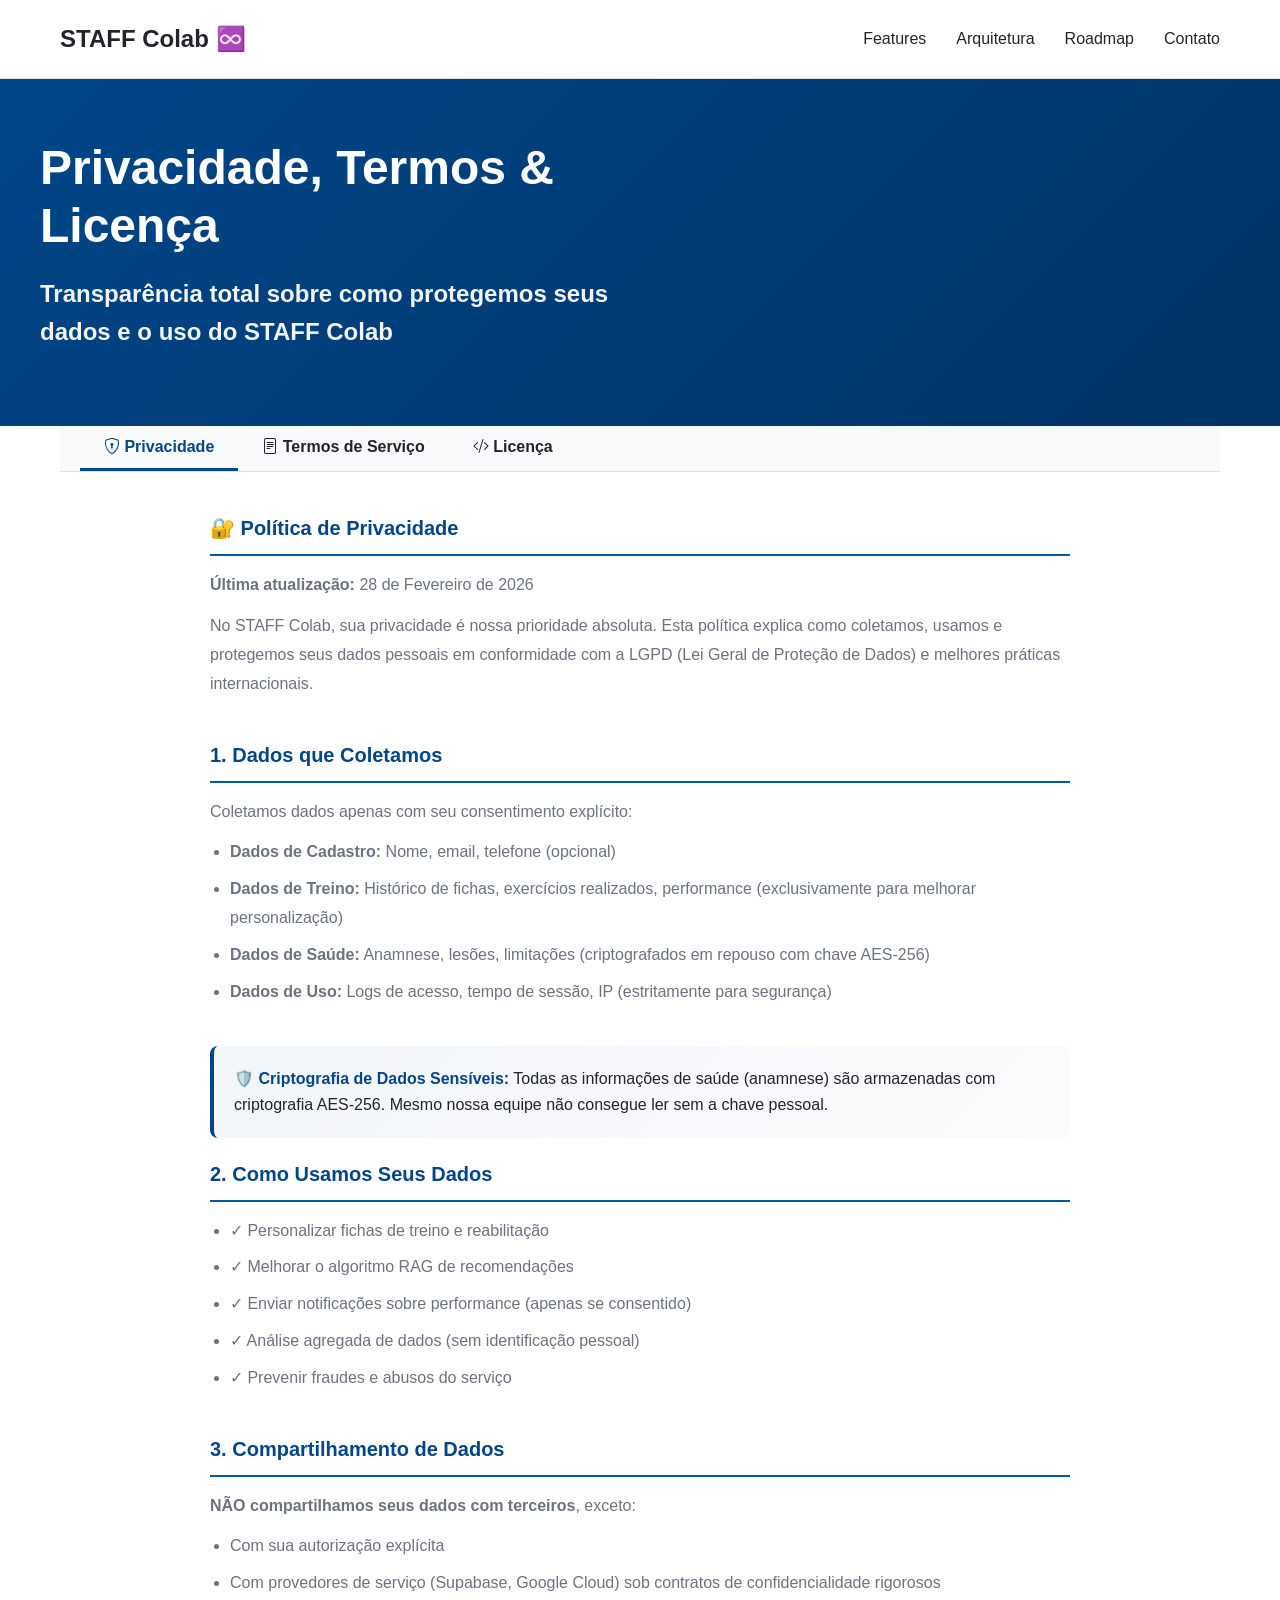
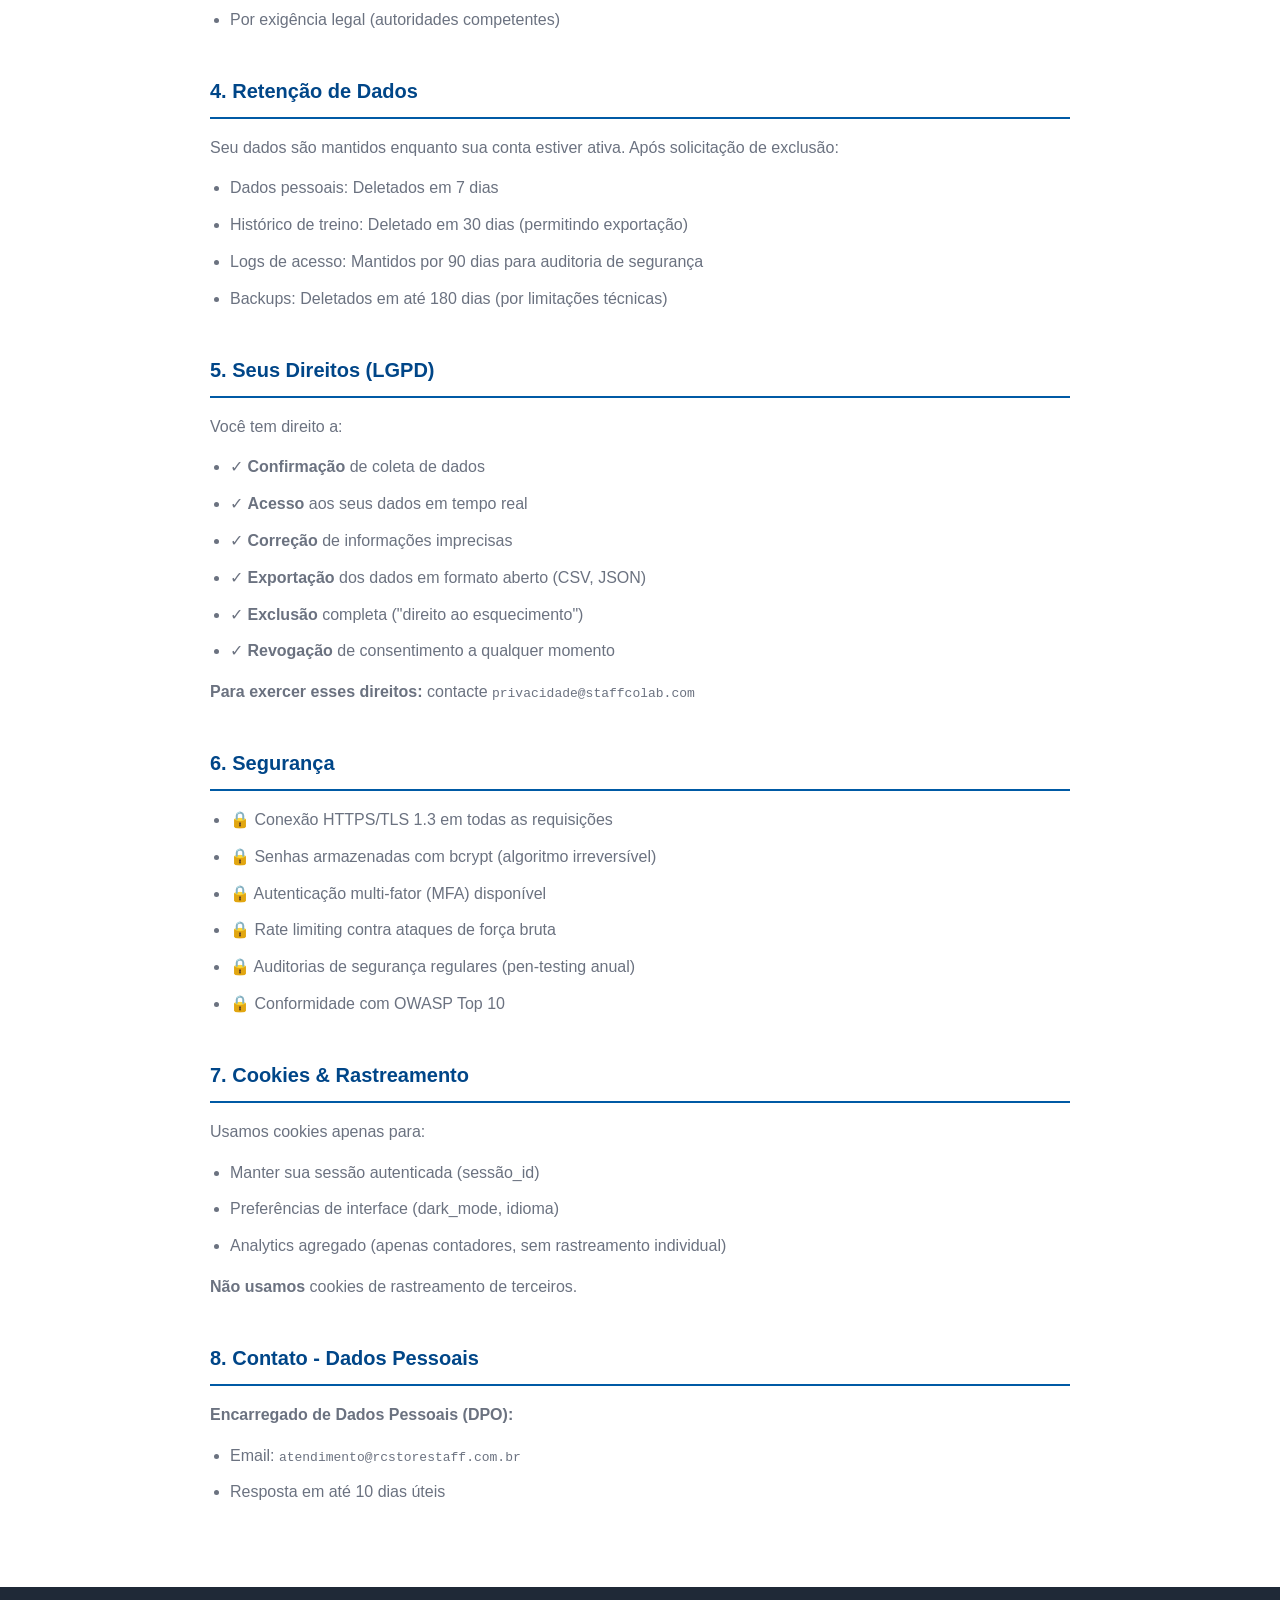
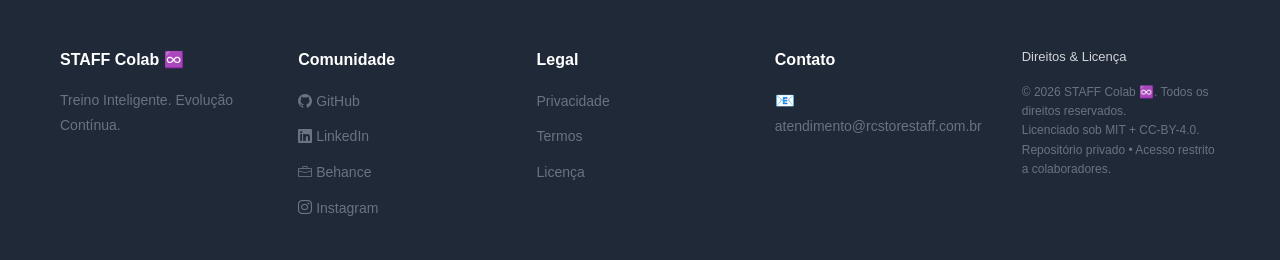
<file: website/legal.html>
<!DOCTYPE html>
<html lang="pt-BR">
<head>
    <meta charset="UTF-8">
    <meta name="viewport" content="width=device-width, initial-scale=1.0">
    <meta name="description" content="Política de Privacidade, Termos de Serviço e Licença - STAFF Colab">
    <title>Privacidade, Termos & Licença - STAFF Colab</title>
    <link rel="icon" href="favicon.svg" type="image/svg+xml">
    <link rel="stylesheet" href="https://cdn.jsdelivr.net/npm/bootstrap-icons@1.11.0/font/bootstrap-icons.css">
    <link rel="stylesheet" href="styles.css">
    <style>
        /* ATOMS */
        .tab-button {
            padding: 12px 24px;
            border: none;
            background: var(--bg-secondary);
            color: var(--text-primary);
            cursor: pointer;
            font-size: 16px;
            font-weight: 600;
            border-bottom: 3px solid transparent;
            transition: var(--transition);
            white-space: nowrap;
        }

        .tab-button:hover {
            background: var(--light);
        }

        .tab-button.active {
            border-bottom-color: var(--primary-color);
            color: var(--primary-color);
        }

        /* MOLECULES */
        .legal-section {
            display: none;
            animation: fadeIn 0.3s ease;
        }

        .legal-section.active {
            display: block;
        }

        @keyframes fadeIn {
            from { opacity: 0; }
            to { opacity: 1; }
        }

        .legal-article {
            margin-bottom: 40px;
        }

        .legal-article h3 {
            font-size: 20px;
            font-weight: 700;
            color: var(--primary-color);
            margin-bottom: 15px;
            padding-bottom: 10px;
            border-bottom: 2px solid var(--primary-light);
        }

        .legal-article p, .legal-article ul, .legal-article ol {
            color: var(--text-secondary);
            line-height: 1.8;
            margin-bottom: 12px;
        }

        .legal-article ul, .legal-article ol {
            margin-left: 20px;
        }

        .legal-article li {
            margin-bottom: 8px;
        }

        .highlight-box {
            background: linear-gradient(135deg, rgba(0, 70, 136, 0.05) 0%, rgba(0, 70, 136, 0.02) 100%);
            border-left: 4px solid var(--primary-color);
            padding: 20px;
            border-radius: 8px;
            margin: 20px 0;
        }

        .highlight-box strong {
            color: var(--primary-color);
        }

        /* ORGANISMS */
        .legal-container {
            background: var(--white);
        }

        .legal-tabs {
            display: flex;
            gap: 0;
            border-bottom: 1px solid var(--border);
            flex-wrap: wrap;
            background: var(--bg-secondary);
            padding: 0 20px;
        }

        .legal-content {
            padding: 40px 20px;
            max-width: 900px;
            margin: 0 auto;
        }

        /* Social Links */
        .social-links {
            display: flex;
            gap: 15px;
            align-items: center;
            margin-top: 30px;
            padding-top: 20px;
            border-top: 1px solid var(--border);
        }

        .social-link {
            display: inline-flex;
            align-items: center;
            justify-content: center;
            width: 40px;
            height: 40px;
            border-radius: 50%;
            background: var(--bg-secondary);
            color: var(--primary-color);
            text-decoration: none;
            transition: var(--transition);
            font-size: 18px;
        }

        .social-link:hover {
            background: var(--primary-color);
            color: white;
            box-shadow: 0 4px 12px rgba(0, 70, 136, 0.2);
        }

        .social-text {
            font-size: 14px;
            color: var(--text-secondary);
            white-space: nowrap;
        }

        @media (max-width: 768px) {
            .legal-tabs {
                overflow-x: auto;
                padding: 0;
            }

            .tab-button {
                flex: 1;
                min-width: 100px;
            }

            .legal-content {
                padding: 25px 15px;
            }

            .legal-article h3 {
                font-size: 18px;
            }

            .social-links {
                flex-wrap: wrap;
            }
        }
    </style>
</head>
<body>
    <!-- HEADER -->
    <header class="header">
        <div class="container">
            <a href="index.html" class="logo" style="text-decoration: none; color: inherit;">STAFF Colab ♾️</a>
            <nav class="nav">
                <a href="index.html#features">Features</a>
                <a href="index.html#architecture">Arquitetura</a>
                <a href="index.html#roadmap">Roadmap</a>
                <a href="index.html#contact">Contato</a>
            </nav>
        </div>
    </header>

    <!-- HERO SECTION -->
    <section class="hero">
        <div class="container">
            <div class="hero-content">
                <h1>Privacidade, Termos & Licença</h1>
                <p class="subtitle">
                    Transparência total sobre como protegemos seus dados e o uso do STAFF Colab
                </p>
            </div>
        </div>
    </section>

    <!-- LEGAL CONTENT -->
    <section class="legal-container">
        <div class="container">
            <!-- TABS NAVIGATION -->
            <div class="legal-tabs">
                <button class="tab-button active" onclick="switchTab('privacy')">
                    <i class="bi bi-shield-lock"></i> Privacidade
                </button>
                <button class="tab-button" onclick="switchTab('terms')">
                    <i class="bi bi-file-text"></i> Termos de Serviço
                </button>
                <button class="tab-button" onclick="switchTab('license')">
                    <i class="bi bi-code-slash"></i> Licença
                </button>
            </div>

            <div class="legal-content">
                <!-- PRIVACY POLICY -->
                <div id="privacy" class="legal-section active">
                    <div class="legal-article">
                        <h3>🔐 Política de Privacidade</h3>
                        <p><strong>Última atualização:</strong> 28 de Fevereiro de 2026</p>
                        <p>No STAFF Colab, sua privacidade é nossa prioridade absoluta. Esta política explica como coletamos, usamos e protegemos seus dados pessoais em conformidade com a LGPD (Lei Geral de Proteção de Dados) e melhores práticas internacionais.</p>
                    </div>

                    <div class="legal-article">
                        <h3>1. Dados que Coletamos</h3>
                        <p>Coletamos dados apenas com seu consentimento explícito:</p>
                        <ul>
                            <li><strong>Dados de Cadastro:</strong> Nome, email, telefone (opcional)</li>
                            <li><strong>Dados de Treino:</strong> Histórico de fichas, exercícios realizados, performance (exclusivamente para melhorar personalização)</li>
                            <li><strong>Dados de Saúde:</strong> Anamnese, lesões, limitações (criptografados em repouso com chave AES-256)</li>
                            <li><strong>Dados de Uso:</strong> Logs de acesso, tempo de sessão, IP (estritamente para segurança)</li>
                        </ul>
                    </div>

                    <div class="highlight-box">
                        <strong>🛡️ Criptografia de Dados Sensíveis:</strong> Todas as informações de saúde (anamnese) são armazenadas com criptografia AES-256. Mesmo nossa equipe não consegue ler sem a chave pessoal.
                    </div>

                    <div class="legal-article">
                        <h3>2. Como Usamos Seus Dados</h3>
                        <ul>
                            <li>✓ Personalizar fichas de treino e reabilitação</li>
                            <li>✓ Melhorar o algoritmo RAG de recomendações</li>
                            <li>✓ Enviar notificações sobre performance (apenas se consentido)</li>
                            <li>✓ Análise agregada de dados (sem identificação pessoal)</li>
                            <li>✓ Prevenir fraudes e abusos do serviço</li>
                        </ul>
                    </div>

                    <div class="legal-article">
                        <h3>3. Compartilhamento de Dados</h3>
                        <p><strong>NÃO compartilhamos seus dados com terceiros</strong>, exceto:</p>
                        <ul>
                            <li>Com sua autorização explícita</li>
                            <li>Com provedores de serviço (Supabase, Google Cloud) sob contratos de confidencialidade rigorosos</li>
                            <li>Por exigência legal (autoridades competentes)</li>
                        </ul>
                    </div>

                    <div class="legal-article">
                        <h3>4. Retenção de Dados</h3>
                        <p>Seu dados são mantidos enquanto sua conta estiver ativa. Após solicitação de exclusão:</p>
                        <ul>
                            <li>Dados pessoais: Deletados em 7 dias</li>
                            <li>Histórico de treino: Deletado em 30 dias (permitindo exportação)</li>
                            <li>Logs de acesso: Mantidos por 90 dias para auditoria de segurança</li>
                            <li>Backups: Deletados em até 180 dias (por limitações técnicas)</li>
                        </ul>
                    </div>

                    <div class="legal-article">
                        <h3>5. Seus Direitos (LGPD)</h3>
                        <p>Você tem direito a:</p>
                        <ul>
                            <li>✓ <strong>Confirmação</strong> de coleta de dados</li>
                            <li>✓ <strong>Acesso</strong> aos seus dados em tempo real</li>
                            <li>✓ <strong>Correção</strong> de informações imprecisas</li>
                            <li>✓ <strong>Exportação</strong> dos dados em formato aberto (CSV, JSON)</li>
                            <li>✓ <strong>Exclusão</strong> completa ("direito ao esquecimento")</li>
                            <li>✓ <strong>Revogação</strong> de consentimento a qualquer momento</li>
                        </ul>
                        <p><strong>Para exercer esses direitos:</strong> contacte <code>privacidade@staffcolab.com</code></p>
                    </div>

                    <div class="legal-article">
                        <h3>6. Segurança</h3>
                        <ul>
                            <li>🔒 Conexão HTTPS/TLS 1.3 em todas as requisições</li>
                            <li>🔒 Senhas armazenadas com bcrypt (algoritmo irreversível)</li>
                            <li>🔒 Autenticação multi-fator (MFA) disponível</li>
                            <li>🔒 Rate limiting contra ataques de força bruta</li>
                            <li>🔒 Auditorias de segurança regulares (pen-testing anual)</li>
                            <li>🔒 Conformidade com OWASP Top 10</li>
                        </ul>
                    </div>

                    <div class="legal-article">
                        <h3>7. Cookies & Rastreamento</h3>
                        <p>Usamos cookies apenas para:</p>
                        <ul>
                            <li>Manter sua sessão autenticada (sessão_id)</li>
                            <li>Preferências de interface (dark_mode, idioma)</li>
                            <li>Analytics agregado (apenas contadores, sem rastreamento individual)</li>
                        </ul>
                        <p><strong>Não usamos</strong> cookies de rastreamento de terceiros.</p>
                    </div>

                    <div class="legal-article">
                        <h3>8. Contato - Dados Pessoais</h3>
                        <p><strong>Encarregado de Dados Pessoais (DPO):</strong></p>
                        <ul>
                            <li>Email: <code>atendimento@rcstorestaff.com.br</code></li>
                            <li>Resposta em até 10 dias úteis</li>
                        </ul>
                    </div>
                </div>

                <!-- TERMS OF SERVICE -->
                <div id="terms" class="legal-section">
                    <div class="legal-article">
                        <h3>⚖️ Termos de Serviço</h3>
                        <p><strong>Última atualização:</strong> 28 de Fevereiro de 2026</p>
                        <p>Ao usar STAFF Colab, você concorda com estes Termos de Serviço. Leia-os cuidadosamente.</p>
                    </div>

                    <div class="legal-article">
                        <h3>1. Aceitação dos Termos</h3>
                        <p>Ao acessar ou usar STAFF Colab, você concorda em ficar vinculado por estes Termos. Se você não concorda, não use o serviço. Reservamo-nos o direito de modificar estes Termos a qualquer momento, com notificação prévia.</p>
                    </div>

                    <div class="legal-article">
                        <h3>2. Licença de Uso</h3>
                        <p>Concedemos a você uma licença limitada, não-exclusiva e revogável para usar STAFF Colab:</p>
                        <ul>
                            <li>✓ Apenas para fins pessoais ou educacionais</li>
                            <li>✓ Sem modificação ou engenharia reversa</li>
                            <li>✓ Sem redistribuição ou venda</li>
                            <li>✓ Respeitando a privacidade de outros usuários</li>
                        </ul>
                    </div>

                    <div class="legal-article">
                        <h3>3. Conta e Responsabilidades</h3>
                        <p><strong>Você é responsável por:</strong></p>
                        <ul>
                            <li>Manter a segurança da sua senha</li>
                            <li>Todas as atividades sob sua conta</li>
                            <li>Informações precisas na anamnese</li>
                            <li>Não compartilhar dados de outros usuários</li>
                        </ul>
                    </div>

                    <div class="highlight-box">
                        <strong>⚠️ Aviso Médico:</strong> STAFF Colab NÃO é substituto para aconselhamento médico profissional. Sempre consulte um profissional qualificado antes de iniciar qualquer programa de exercícios, especialmente se tiver condições de saúde.
                    </div>

                    <div class="legal-article">
                        <h3>4. Usos Proibidos</h3>
                        <p>Você concorda em não usar STAFF Colab para:</p>
                        <ul>
                            <li>✗ Atividades ilegais ou não-autorizadas</li>
                            <li>✗ Acesso não-autorizado a sistemas</li>
                            <li>✗ Distribuição de malware ou conteúdo prejudicial</li>
                            <li>✗ Spam, phishing ou fraude</li>
                            <li>✗ Violação de direitos autorais ou propriedade intelectual</li>
                            <li>✗ Assédio, ameaças ou difamação</li>
                            <li>✗ Venda de dados ou engenharia reversa</li>
                        </ul>
                    </div>

                    <div class="legal-article">
                        <h3>5. Propriedade Intelectual</h3>
                        <p>STAFF Colab e todo seu conteúdo são propriedade intelectual. Você retém direitos sobre:</p>
                        <ul>
                            <li>✓ Dados pessoais e fichas criadas</li>
                            <li>✓ Comentários e feedback que você fornece</li>
                        </ul>
                        <p>Ao fornecer feedback, você nos concede licença para usá-lo em melhorias do serviço.</p>
                    </div>

                    <div class="legal-article">
                        <h3>6. Limitação de Responsabilidade</h3>
                        <p>STAFF Colab é fornecido "no estado em que se encontra" (as-is). Não garantimos:</p>
                        <ul>
                            <li>Disponibilidade contínua (tempo de atividade de 99.5%)</li>
                            <li>Resultados específicos de treino</li>
                            <li>Ausência de erros ou bugs</li>
                            <li>Compatibilidade com todos os dispositivos</li>
                        </ul>
                    </div>

                    <div class="legal-article">
                        <h3>7. Garantia de Não-Responsabilidade</h3>
                        <p>Em nenhum caso STAFF Colab será responsável por:</p>
                        <ul>
                            <li>Lesões, danos corporais ou morte</li>
                            <li>Perda de dados ou dados corrompidos</li>
                            <li>Perdas financeiras ou consequentes</li>
                            <li>Falhas causadas por força maior</li>
                        </ul>
                        <p><strong>Sua responsabilidade ao usar:</strong> Máximo ao valor pago (se aplicável) nos últimos 30 dias.</p>
                    </div>

                    <div class="legal-article">
                        <h3>8. Encerramento</h3>
                        <p>Você pode encerrar sua conta a qualquer momento. Nós podemos encerrar se:</p>
                        <ul>
                            <li>Violação dos Termos</li>
                            <li>Atividade maliciosa detectada</li>
                            <li>Não-conformidade com leis aplicáveis</li>
                        </ul>
                    </div>

                    <div class="legal-article">
                        <h3>9. Lei Aplicável</h3>
                        <p>Estes Termos são regidos pelas leis da <strong>República Federativa do Brasil</strong>. Qualquer disputa será resolvida nos tribunais competentes de São Paulo, SP.</p>
                    </div>

                    <div class="legal-article">
                        <h3>10. Contato</h3>
                        <p>Para dúvidas sobre estes Termos, contacte-nos em <code>atendimento@rcstorestaff.com.br</code></p>
                    </div>
                </div>

                <!-- LICENSE -->
                <div id="license" class="legal-section">
                    <div class="legal-article">
                        <h3>📜 Licença</h3>
                        <p><strong>Última atualização:</strong> 28 de Fevereiro de 2026</p>
                        <p>STAFF Colab é um projeto colaborativo que combina múltiplas licenças para diferentes componentes.</p>
                    </div>

                    <div class="legal-article">
                        <h3>1. Código-Fonte (Software)</h3>
                        <p><strong>Licença:</strong> MIT License</p>
                        <div class="highlight-box">
                            MIT License Text:<br><br>
                            Permission is hereby granted, free of charge, to any person obtaining a copy of this software and associated documentation files (the "Software"), to deal in the Software without restriction, including without limitation the rights to use, copy, modify, merge, publish, distribute, sublicense, and/or sell copies of the Software, and to permit persons to whom the Software is furnished to do so, subject to the following conditions:<br><br>
                            The above copyright notice and this permission notice shall be included in all copies or substantial portions of the Software.
                        </div>
                        <p><strong>O que isso significa:</strong></p>
                        <ul>
                            <li>✓ Livre para usar comercialmente ou pessoalmente</li>
                            <li>✓ Livre para modificar e distribuir</li>
                            <li>✓ Sem garantias (use por conta própria risco)</li>
                            <li>✓ Deve incluir copyright e notificação de licença</li>
                        </ul>
                    </div>

                    <div class="legal-article">
                        <h3>2. Documentação</h3>
                        <p><strong>Licença:</strong> Creative Commons Attribution 4.0 (CC-BY-4.0)</p>
                        <p><strong>O que isso significa:</strong></p>
                        <ul>
                            <li>✓ Livre para compartilhar, remixar e adaptar</li>
                            <li>✓ Deve creditar o autor original (Rodrigo Chaves)</li>
                            <li>✓ Sem restrições comerciais</li>
                        </ul>
                    </div>

                    <div class="legal-article">
                        <h3>3. Arquivos de Dados & Exercícios</h3>
                        <p><strong>Status:</strong> Propriedade Intelectual Exclusiva</p>
                        <p>Base de exercícios, fórmulas de periodização (Jack Daniels) e algoritmos de personalização:</p>
                        <ul>
                            <li>❌ Não é permitida redistribuição</li>
                            <li>✓ Pode usar dentro da plataforma STAFF Colab</li>
                            <li>✓ Pode exportar para uso pessoal</li>
                            <li>❌ Proibido comercializar sem autorização</li>
                        </ul>
                    </div>

                    <div class="legal-article">
                        <h3>4. Dependências de Terceiros</h3>
                        <p>STAFF Colab usa as seguintes bibliotecas de código aberto:</p>
                        <ul>
                            <li><strong>Flask:</strong> BSD License</li>
                            <li><strong>PostgreSQL:</strong> PostgreSQL License (similar ao BSD)</li>
                            <li><strong>LangChain:</strong> MIT License</li>
                            <li><strong>FAISS:</strong> MIT License</li>
                            <li><strong>ChromaDB:</strong> Apache 2.0</li>
                            <li><strong>Next.js:</strong> MIT License</li>
                            <li><strong>React Native:</strong> MIT License</li>
                        </ul>
                        <p>Todas as licenças são compatíveis com comercialização responsável.</p>
                    </div>

                    <div class="legal-article">
                        <h3>5. Créditos & Atribuições</h3>
                        <p><strong>Criador Principal:</strong></p>
                        <ul>
                            <li>👨‍💻 Rodrigo Chaves Oliveira (6+ anos em Educação Física + Dev)</li>
                        </ul>
                        <p><strong>Fórmulas & Algoritmos:</strong></p>
                        <ul>
                            <li>🏃 "Running Formula" - Jack Daniels (citado e respeitado)</li>
                            <li>💪 Princípios de Periodização - Lyle McDonald, Israetel</li>
                            <li>🤖 Modelo de IA - Google Gemini 2.5 Flash, OpenAI</li>
                        </ul>
                    </div>

                    <div class="legal-article">
                        <h3>6. Suas Contribuições</h3>
                        <p>Se você contribuir para STAFF Colab (código, documentação, dados):</p>
                        <ul>
                            <li>✓ Você mantém a propriedade intelectual das contribuições</li>
                            <li>✓ Você concede ao projeto licença perpétua, irrevogável para usar</li>
                            <li>✓ Suas contribuições serão creditadas no repositório</li>
                        </ul>
                    </div>

                    <div class="legal-article">
                        <h3>7. Modificações de Licença</h3>
                        <p>O projeto pode mudar licenças em versões futuras, mas:</p>
                        <ul>
                            <li>✓ Versões anteriores mantêm licença original</li>
                            <li>✓ Notificação mínima de 90 dias antes de mudança</li>
                            <li>✓ Compatibilidade com padrões de código aberto mantida</li>
                        </ul>
                    </div>

                    <div class="legal-article">
                        <h3>8. Propriedade de Marca</h3>
                        <p><strong>STAFF Colab™</strong> é marca registrada.</p>
                        <ul>
                            <li>❌ Não permi redistribuição com nome "STAFF Colab"</li>
                            <li>✓ Forks devem mudar nome (ex: "STAFF Colab - Modificado por...")</li>
                            <li>✓ Logos e identidade visual: CC-BY-4.0 com atribuição</li>
                        </ul>
                    </div>

                    <div class="legal-article">
                        <h3>9. Suporte & Comunidade</h3>
                        <p>Quer contribuir? Nossos canais:</p>
                        <div class="social-links">
                            <span class="social-text">Conecte-se:</span>
                            <a href="https://github.com/rodrigochavesoa" class="social-link" title="GitHub">
                                <i class="bi bi-github"></i>
                            </a>
                            <a href="https://linkedin.com/in/rodrigochavesoa" class="social-link" title="LinkedIn">
                                <i class="bi bi-linkedin"></i>
                            </a>
                            <a href="https://behance.net/rodrigochavesoa" class="social-link" title="Behance">
                                <i class="bi bi-briefcase"></i>
                            </a>
                            <a href="https://instagram.com/pontochavedesign" class="social-link" title="Instagram">
                                <i class="bi bi-instagram"></i>
                            </a>
                        </div>
                    </div>

                    <div class="legal-article">
                        <h3>10. Mudanças & Atualizações</h3>
                        <p>Esta licença foi última atualizada em 28 de Fevereiro de 2026. Mudanças futuras serão notificadas através de:</p>
                        <ul>
                            <li>📧 Email (para usuários cadastrados)</li>
                            <li>📝 Changelog no repositório GitHub</li>
                            <li>🔔 Notificação no website</li>
                        </ul>
                    </div>
                </div>
            </div>
        </div>
    </section>

    <!-- FOOTER -->
    <footer class="footer">
        <div class="container">
            <div class="footer-content">
                <div class="footer-section">
                    <h4>STAFF Colab ♾️</h4>
                    <p>Treino Inteligente. Evolução Contínua.</p>
                </div>

                <div class="footer-section">
                    <h4>Comunidade</h4>
                    <ul>
                        <li><a href="https://github.com/rodrigochavesoa" target="_blank"><i class="bi bi-github"></i> GitHub</a></li>
                        <li><a href="https://linkedin.com/in/rodrigochavesoa" target="_blank"><i class="bi bi-linkedin"></i> LinkedIn</a></li>
                        <li><a href="https://behance.net/rodrigochavesoa" target="_blank"><i class="bi bi-briefcase"></i> Behance</a></li>
                        <li><a href="https://instagram.com/pontochavedesign" target="_blank"><i class="bi bi-instagram"></i> Instagram</a></li>
                    </ul>
                </div>

                <div class="footer-section">
                    <h4>Legal</h4>
                    <ul>
                        <li><a href="legal.html#privacy">Privacidade</a></li>
                        <li><a href="legal.html#terms">Termos</a></li>
                        <li><a href="legal.html#license">Licença</a></li>
                    </ul>
                </div>

                <div class="footer-section">
                    <h4>Contato</h4>
                    <ul>
                        <li>📧 <a href="mailto:atendimento@rcstorestaff.com.br">atendimento@rcstorestaff.com.br</a></li>
                    </ul>
                </div>

                <div class="footer-section">
                    <h4 style="font-size: 13px; font-weight: 500; opacity: 0.8;">Direitos & Licença</h4>
                    <p style="font-size: 12px; line-height: 1.6;">
                        &copy; 2026 STAFF Colab ♾️. Todos os direitos reservados.
                    </p>
                    <p style="font-size: 12px; line-height: 1.6;">
                        Licenciado sob MIT + CC-BY-4.0. Repositório privado • Acesso restrito a colaboradores.
                    </p>
                </div>
            </div>

            <div class="footer-bottom" style="display: none;">
                <p>&copy; 2026 STAFF Colab ♾️. Todos os direitos reservados.</p>
                <p>Licenciado sob MIT + CC-BY-4.0. Repositório privado • Acesso restrito a colaboradores.</p>
            </div>
        </div>
    </footer>

    <script>
        function switchTab(tabName) {
            // Hide all sections
            const sections = document.querySelectorAll('.legal-section');
            sections.forEach(section => section.classList.remove('active'));

            // Remove active class from all buttons
            const buttons = document.querySelectorAll('.tab-button');
            buttons.forEach(button => button.classList.remove('active'));

            // Show selected section
            document.getElementById(tabName).classList.add('active');

            // Add active class to clicked button
            event.target.classList.add('active');

            // Scroll to top
            window.scrollTo({ top: 0, behavior: 'smooth' });
        }
    </script>
</body>
</html>
</file>
<file: styles.css>
:root {
    color-scheme: light;
    --canvas: #e7e5e4;
    --surface: #ffffff;
    --surface-muted: #f5f5f4;
    --ink: #1c1917;
    --ink-soft: #44403c;
    --muted: #57534e;
    --line: #d6d3d1;
    --line-soft: rgba(28, 25, 23, .08);
    --blue: #004688;
    --blue-strong: #003366;
    --shadow-card: 0 1px 1px rgba(0,0,0,.03), 0 4px 10px rgba(0,0,0,.035), 0 12px 26px rgba(0,0,0,.045), 0 24px 40px rgba(0,0,0,.04);
    --radius-card: 24px;
    --ease: 180ms ease;
}

* { box-sizing: border-box; }
html { scroll-behavior: smooth; scroll-padding-top: 94px; }
body {
    min-width: 320px;
    margin: 0;
    background: var(--canvas);
    color: var(--ink);
    font: 400 15px/1.55 Inter, ui-sans-serif, system-ui, -apple-system, "Segoe UI", sans-serif;
    -webkit-font-smoothing: antialiased;
}
button, input, select, textarea { font: inherit; }
button, a { -webkit-tap-highlight-color: transparent; }
a { color: var(--blue); text-decoration: none; transition: color var(--ease), background-color var(--ease), border-color var(--ease), transform var(--ease); }
a:hover { color: var(--blue-strong); }
button:focus-visible, a:focus-visible, input:focus-visible, textarea:focus-visible, select:focus-visible { outline: 3px solid #a16207; outline-offset: 3px; }
::selection { background: #bfdbfe; color: var(--ink); }
.section-anchor { scroll-margin-top: 90px; }

/* App chrome */
.header { position: sticky; top: 0; z-index: 50; padding: 0 24px; background: rgba(231,229,228,.9); border-bottom: 1px solid var(--line-soft); backdrop-filter: blur(16px); }
.header-inner { width: min(1440px, 100%); min-height: 72px; margin: 0 auto; display: flex; align-items: center; justify-content: space-between; gap: 26px; }
.logo { display: inline-flex; align-items: center; gap: 9px; color: var(--ink); font-size: 15px; font-weight: 600; letter-spacing: -.035em; white-space: nowrap; }
.logo:hover { color: var(--blue); }
.logo b { font-weight: 500; }
.logo-mark { display: grid; width: 34px; height: 34px; place-items: center; border-radius: 11px; background: var(--blue); color: #fff; font-size: 26px; font-weight: 500; line-height: 1; }
.logo-mascot { width: 24px; height: 28px; object-fit: contain; margin-left: -3px; }
.nav { display: flex; align-items: center; gap: 5px; }
.nav a { padding: 9px 13px; border-radius: 12px; color: var(--muted); font-size: 13px; font-weight: 550; white-space: nowrap; }
.nav a:hover, .nav a.active { background: var(--ink); color: #f5f5f4; }
.theme-toggle-header { display: grid; width: 38px; height: 38px; margin-left: 4px; place-items: center; border: 1px solid var(--line); border-radius: 12px; background: var(--surface); color: var(--ink); cursor: pointer; transition: var(--ease); }
.theme-toggle-header:hover { background: var(--surface-muted); border-color: #a8a29e; }
.dashboard { width: min(1440px, calc(100% - 48px)); margin: 0 auto; }

/* Overview dashboard */
.overview { padding: 28px 0 20px; }
.overview-grid { display: grid; grid-template-columns: repeat(12, minmax(0, 1fr)); gap: 18px; }
.intro-card, .identity-card, .snapshot-strip, .project-card, .technology-card, .roadmap-card, .contact-form-card { min-width: 0; border: 1px solid var(--line-soft); border-radius: var(--radius-card); box-shadow: var(--shadow-card); }
.card-ink { position: relative; overflow: hidden; background: var(--ink); color: #f5f5f4; }
.intro-card { grid-column: span 8; min-height: 376px; padding: clamp(26px, 4vw, 50px); display: flex; flex-direction: column; align-items: flex-start; justify-content: center; }
.intro-card::after { content: ""; position: absolute; width: 330px; height: 330px; right: -140px; bottom: -185px; border: 1px solid rgba(96,165,250,.25); border-radius: 50%; box-shadow: 0 0 0 28px rgba(96,165,250,.035), 0 0 0 58px rgba(96,165,250,.025); pointer-events: none; }
.eyebrow { display: inline-flex; align-items: center; gap: 9px; color: #d6d3d1; font-size: 11px; font-weight: 650; letter-spacing: .11em; text-transform: uppercase; }
.eyebrow-dot, .status-dot { width: 7px; height: 7px; border-radius: 50%; background: #34d399; box-shadow: 0 0 0 4px rgba(52,211,153,.13); }
.eyebrow-divider { color: #78716c; }
.intro-card h1 { max-width: 700px; margin: 22px 0 12px; color: #fafaf9; font-size: clamp(35px, 4.7vw, 58px); font-weight: 600; letter-spacing: -.055em; line-height: 1.04; }
.intro-lead { max-width: 660px; margin: 0; color: #e7e5e4; font-size: clamp(16px, 1.7vw, 19px); line-height: 1.5; }
.intro-copy { max-width: 660px; margin: 12px 0 0; color: #a8a29e; font-size: 13px; }
.intro-actions { display: flex; flex-wrap: wrap; gap: 10px; margin-top: 23px; }
.button { display: inline-flex; min-height: 42px; align-items: center; justify-content: center; gap: 9px; padding: 0 15px; border: 1px solid transparent; border-radius: 13px; font-size: 13px; font-weight: 600; cursor: pointer; transition: var(--ease); }
.button-light { background: #f5f5f4; color: var(--ink); }
.button-light:hover { transform: translateY(-1px); background: #d6d3d1; color: var(--ink); }
.button-ghost { border-color: #57534e; background: transparent; color: #f5f5f4; }
.button-ghost:hover { background: #292524; color: #fff; }
.intro-signature { display: flex; flex-wrap: wrap; gap: 7px 13px; margin-top: 28px; color: #a8a29e; font-size: 10px; }
.intro-signature span:first-child { color: #d6d3d1; font-weight: 700; letter-spacing: .1em; }
.identity-card { grid-column: span 4; position: relative; min-height: 376px; overflow: hidden; padding: 22px; display: flex; flex-direction: column; justify-content: space-between; background: linear-gradient(145deg, #fff 0%, #f5f5f4 100%); color: #1c1917; }
.identity-topline { display: flex; align-items: center; justify-content: space-between; color: #57534e; font-size: 10px; font-weight: 650; letter-spacing: .12em; }
.identity-topline i { color: #fbbf24; font-size: 18px; }
.identity-art { position: absolute; inset: 50px 0 62px; display: grid; place-items: center; overflow: hidden; }
.identity-art img { position: relative; z-index: 2; width: min(54%, 180px); max-height: 235px; object-fit: contain; filter: drop-shadow(0 12px 20px rgba(0,0,0,.12)); }
.identity-orbit { position: absolute; width: 235px; height: 235px; border: 1px solid rgba(96,165,250,.24); border-radius: 50%; }
.identity-orbit-one { box-shadow: 0 0 0 22px rgba(96,165,250,.04); }
.identity-orbit-two { width: 168px; height: 168px; border-color: rgba(251,191,36,.28); transform: rotate(35deg) scaleX(1.45); }
.identity-caption { position: relative; z-index: 3; display: flex; align-items: center; gap: 12px; }
.identity-symbol { display: grid; width: 43px; height: 43px; place-items: center; border-radius: 14px; background: #004688; color: #fff; font-size: 33px; line-height: 1; }
.identity-caption strong, .identity-caption small { display: block; }
.identity-caption strong { font-size: 13px; }
.identity-caption small { margin-top: 2px; color: #78716c; font-size: 11px; }
.identity-index { position: absolute; right: 22px; bottom: 30px; color: #78716c; font-size: 10px; letter-spacing: .08em; }
.snapshot-strip { grid-column: 1 / -1; min-height: 98px; padding: 15px 20px; display: flex; align-items: center; gap: clamp(15px, 3vw, 40px); background: var(--surface); }
.snapshot-label { min-width: 165px; padding-right: 20px; border-right: 1px solid var(--line); }
.snapshot-label span, .snapshot-label strong { display: block; }
.snapshot-label span { color: var(--muted); font-size: 9px; font-weight: 700; letter-spacing: .13em; }
.snapshot-label strong { margin-top: 3px; font-size: 16px; letter-spacing: -.03em; }
.snapshot-item { display: flex; align-items: center; gap: 10px; min-width: 0; flex: 1; }
.snapshot-icon, .module-icon, .contact-icon { display: grid; flex: 0 0 auto; place-items: center; }
.snapshot-icon { width: 37px; height: 37px; border-radius: 12px; font-size: 16px; }
.snapshot-item small, .snapshot-item strong { display: block; }
.snapshot-item small { color: var(--muted); font-size: 10px; }
.snapshot-item strong { margin-top: 2px; overflow: hidden; font-size: 12px; text-overflow: ellipsis; white-space: nowrap; }
.snapshot-arrow { display: grid; width: 36px; height: 36px; flex: 0 0 auto; place-items: center; border-radius: 50%; background: var(--surface-muted); color: var(--ink); }
.snapshot-arrow:hover { background: var(--ink); color: #fff; }
.legacy-bio, .legacy-modules { margin-top: 18px; border: 1px solid var(--line); border-radius: 16px; background: rgba(255,255,255,.72); color: var(--ink-soft); }
.legacy-bio { width: 100%; padding: 11px 14px; font-size: 11px; }
.legacy-bio summary, .legacy-modules summary { color: var(--ink); font-weight: 650; cursor: pointer; }
.legacy-bio p { margin: 11px 0 0; }
.legacy-note { color: var(--muted); font-size: 11px; }
.legacy-modules { padding: 17px 20px; }
.legacy-modules > .legacy-note { margin: 10px 0 14px; }
.legacy-module-grid { display: grid; grid-template-columns: repeat(3, minmax(0,1fr)); gap: 12px; }
.legacy-module-grid article { padding: 15px; border: 1px solid var(--line-soft); border-radius: 14px; background: var(--surface); }
.legacy-module-grid h3 { margin: 0 0 7px; font-size: 14px; }
.legacy-module-grid p, .legacy-module-grid ul { margin: 0; color: var(--ink-soft); font-size: 11px; }
.legacy-module-grid ul { padding: 10px 0 0 17px; }
.icon-blue { background: #dbeafe; color: #1d4ed8; }
.icon-violet { background: #ede9fe; color: #6d28d9; }
.icon-green { background: #dcfce7; color: #15803d; }
.icon-orange { background: #ffedd5; color: #c2410c; }

/* Project cards */
.projects-section, .technology-section, .roadmap-section { padding: 67px 0 15px; }
.section-heading { display: flex; align-items: flex-end; justify-content: space-between; gap: 28px; margin: 0 2px 24px; }
.section-heading > div { min-width: 0; }
.section-kicker, .project-type { color: var(--muted); font-size: 10px; font-weight: 700; letter-spacing: .13em; text-transform: uppercase; }
.section-heading h2 { margin: 7px 0 0; font-size: clamp(26px, 3vw, 36px); font-weight: 600; letter-spacing: -.045em; line-height: 1.15; }
.section-heading > p { max-width: 470px; margin: 0 0 2px; color: var(--muted); font-size: 13px; }
.project-grid { display: grid; grid-template-columns: repeat(12, minmax(0, 1fr)); gap: 18px; }
.project-card { position: relative; overflow: hidden; padding: 22px; background: var(--surface); }
.staff-card { grid-column: span 7; padding: 22px 24px 0; }
.compact-card { grid-column: span 5; min-height: 286px; }
.project-card-head, .roadmap-card-head { display: flex; align-items: center; justify-content: space-between; gap: 12px; }
.status-pill { display: inline-flex; min-height: 25px; align-items: center; gap: 8px; padding: 0 10px; border-radius: 999px; font-size: 10px; font-weight: 650; white-space: nowrap; }
.status-pill .status-dot { width: 6px; height: 6px; box-shadow: none; }
.status-live { background: #dcfce7; color: #166534; }
.status-live .status-dot { background: #16a34a; }
.status-foundation { background: #dbeafe; color: #1e40af; }
.status-design { background: #ede9fe; color: #5b21b6; }
.status-planned { background: #fef3c7; color: #854d0e; }
.status-planned .status-dot { background: #d97706; }
.card-index { color: #a8a29e; font: 600 10px/1 Inter, sans-serif; letter-spacing: .1em; }
.staff-card-body { display: grid; grid-template-columns: minmax(0, 1.2fr) minmax(190px, .8fr); gap: 18px; padding: 20px 0 18px; }
.staff-card-copy h3 { margin: 4px 0 9px; font-size: clamp(26px, 3vw, 34px); letter-spacing: -.05em; }
.staff-card-copy > p, .compact-card > p, .technology-card > p, .roadmap-card > p { margin: 0; color: var(--muted); font-size: 13px; line-height: 1.65; }
.tech-pills { display: flex; flex-wrap: wrap; gap: 6px; margin-top: 15px; }
.tech-pills span { padding: 5px 9px; border: 1px solid var(--line); border-radius: 999px; background: var(--surface-muted); color: var(--ink-soft); font: 600 10px/1.2 Inter, sans-serif; }
.text-link { display: inline-flex; align-items: center; gap: 8px; margin-top: 17px; color: var(--blue); font-size: 12px; font-weight: 650; }
.text-link i { transition: transform var(--ease); }
.text-link:hover i { transform: translateX(3px); }
.staff-card-visual { position: relative; min-height: 225px; overflow: hidden; display: grid; place-items: center; border-radius: 19px; background: linear-gradient(145deg, #102a43, #003366 62%, #005aa5); }
.visual-glow { position: absolute; width: 190px; height: 190px; right: -65px; top: -70px; border-radius: 50%; background: rgba(96,165,250,.3); filter: blur(18px); }
.visual-orbit { position: absolute; width: 210px; height: 125px; border: 1px solid rgba(255,255,255,.22); border-radius: 50%; transform: rotate(-33deg); }
.api-window { position: relative; z-index: 1; width: 82%; padding: 14px; border: 1px solid rgba(255,255,255,.18); border-radius: 14px; background: rgba(12,10,9,.58); box-shadow: 0 15px 35px rgba(0,0,0,.2); backdrop-filter: blur(10px); }
.api-window-top { display: flex; align-items: center; gap: 5px; margin-bottom: 15px; color: #d6d3d1; font-size: 8px; letter-spacing: .12em; }
.api-window-top i { width: 6px; height: 6px; border-radius: 50%; background: #fb923c; }
.api-window-top i:nth-child(2) { background: #fbbf24; }
.api-window-top i:nth-child(3) { background: #34d399; }
.api-window-top span { margin-left: auto; }
.api-line { height: 5px; margin: 9px 0; border-radius: 9px; background: rgba(219,234,254,.45); }
.api-line-long { width: 84%; background: #93c5fd; }
.api-line-mid { width: 64%; }
.api-line-short { width: 43%; }
.api-response { display: flex; align-items: center; gap: 8px; margin-top: 14px; padding: 9px; border: 1px solid rgba(52,211,153,.22); border-radius: 8px; background: rgba(16,185,129,.1); color: #d1fae5; font: 600 9px/1.4 ui-monospace, SFMono-Regular, Menlo, monospace; }
.api-response .status-dot { width: 6px; height: 6px; background: #34d399; box-shadow: none; }
.visual-caption { position: absolute; right: 15px; bottom: 12px; color: rgba(255,255,255,.65); font-size: 8px; font-weight: 700; letter-spacing: .14em; }
.project-card-foot { min-height: 45px; display: flex; align-items: center; justify-content: space-between; gap: 12px; border-top: 1px solid var(--line-soft); color: var(--muted); font-size: 10px; }
.project-card-foot span:first-child { display: flex; align-items: center; gap: 7px; }
.project-card-foot i { color: #15803d; font-size: 13px; }
.foot-accent { width: 7px; height: 7px; border-radius: 50%; background: #22c55e; box-shadow: 0 0 0 5px #dcfce7; }
.compact-card { display: flex; flex-direction: column; align-items: flex-start; }
.compact-card .module-icon { margin-top: 25px; }
.module-icon { width: 40px; height: 40px; border-radius: 13px; font-size: 17px; }
.compact-card h3 { max-width: 310px; margin: 13px 0 7px; font-size: 21px; letter-spacing: -.035em; }
.compact-card .text-link { margin-top: auto; padding-top: 16px; }
.compact-decoration { position: absolute; right: 13px; bottom: -48px; color: rgba(0,70,136,.06); font-size: 180px; line-height: 1; pointer-events: none; }
.design-swatch { display: flex; gap: 5px; position: absolute; right: 22px; bottom: 20px; }
.design-swatch i { width: 9px; height: 28px; border-radius: 8px; background: #004688; transform: rotate(24deg); }
.design-swatch i:nth-child(2) { background: #fb923c; height: 18px; margin-top: 7px; }
.design-swatch i:nth-child(3) { background: #8b5cf6; height: 23px; margin-top: 3px; }
.design-swatch i:nth-child(4) { background: #34d399; height: 15px; margin-top: 9px; }

/* Technology and system layers */
.technology-layout { display: grid; grid-template-columns: 1.15fr 1fr .85fr; gap: 18px; }
.technology-card { min-height: 250px; padding: 23px; background: var(--surface); }
.technology-card-heading, .architecture-top { display: flex; align-items: center; justify-content: space-between; gap: 12px; }
.technology-card-heading { justify-content: flex-start; }
.technology-card-heading h3, .technology-card > h3 { margin: 3px 0 0; font-size: 19px; letter-spacing: -.035em; }
.stack-list { margin-top: 19px; }
.stack-list > div { min-height: 51px; display: flex; align-items: center; gap: 10px; border-top: 1px solid var(--line-soft); }
.stack-symbol { display: grid; width: 30px; height: 30px; flex: 0 0 auto; place-items: center; border-radius: 10px; background: var(--surface-muted); color: var(--blue); font-size: 11px; font-weight: 700; }
.stack-list strong, .stack-list small { display: block; }
.stack-list strong { font-size: 11px; }
.stack-list small { color: var(--muted); font-size: 9px; }
.stack-status { margin-left: auto; padding: 5px 7px; border-radius: 999px; font-size: 8px; font-weight: 650; white-space: nowrap; }
.status-implemented { background: #dcfce7; color: #166534; }
.architecture-card { background: linear-gradient(145deg, #fff, #fafaf9); }
.technology-card > h3 { margin: 15px 0 8px; }
.layer-flow { display: flex; align-items: center; justify-content: space-between; gap: 5px; margin-top: 20px; padding: 12px; border-radius: 14px; background: var(--surface-muted); color: var(--muted); font-size: 9px; font-weight: 650; }
.layer-flow i { color: #a8a29e; font-size: 10px; }
.site-card { background: #fff; }
.site-card .tech-pills { margin-top: auto; padding-top: 15px; }

/* Roadmap */
.roadmap-grid { display: grid; grid-template-columns: 1fr 1fr .82fr; gap: 18px; align-items: stretch; }
.roadmap-card { min-height: 340px; padding: 23px; background: var(--surface); }
.roadmap-card h3 { margin: 20px 0 5px; font-size: 21px; letter-spacing: -.035em; }
.milestone-list { display: grid; gap: 15px; margin: 20px 0 0; padding: 0; list-style: none; }
.milestone-list li { display: flex; align-items: flex-start; gap: 10px; color: var(--ink-soft); font-size: 11px; line-height: 1.5; }
.milestone-check { display: grid; width: 20px; height: 20px; flex: 0 0 auto; place-items: center; border-radius: 7px; background: #dcfce7; color: #15803d; font-size: 12px; }
.milestone-marker { width: 8px; height: 8px; flex: 0 0 auto; margin: 5px 6px 0 3px; border-radius: 50%; box-shadow: 0 0 0 4px rgba(0,0,0,.035); }
.marker-blue { background: #3b82f6; }
.marker-violet { background: #8b5cf6; }
.marker-orange { background: #f97316; }
.marker-gray { background: #a8a29e; }
.roadmap-note { display: flex; align-items: flex-start; gap: 8px; margin-top: 22px; padding: 10px; border-radius: 12px; background: #fffbeb; color: #854d0e; font-size: 9px; }
.roadmap-note i { font-size: 12px; }
.curator-card { position: relative; min-height: 340px; padding: 24px; }
.curator-icon { display: grid; width: 43px; height: 43px; margin-bottom: 24px; place-items: center; border: 1px solid #57534e; border-radius: 14px; background: #292524; color: #93c5fd; font-size: 18px; }
.curator-card .project-type { color: #a8a29e; }
.curator-card h3 { position: relative; z-index: 2; max-width: 230px; margin: 9px 0; font-size: 23px; letter-spacing: -.04em; line-height: 1.15; }
.curator-card p { position: relative; z-index: 2; max-width: 230px; margin: 0; color: #d6d3d1; font-size: 12px; }
.curator-link { position: relative; z-index: 2; display: inline-flex; align-items: center; gap: 8px; margin-top: 20px; color: #bfdbfe; font-size: 11px; font-weight: 650; }
.curator-link:hover { color: #fff; }
.curator-card > img { position: absolute; width: 125px; height: 156px; right: 1px; bottom: 0; object-fit: contain; opacity: .18; filter: drop-shadow(0 0 14px rgba(96,165,250,.2)); }

/* Contact */
.contact-section { padding: 75px 0 64px; }
.contact-layout { display: grid; grid-template-columns: .85fr 1.15fr; gap: 22px; align-items: stretch; }
.contact-copy { min-height: 430px; padding: clamp(24px, 4vw, 40px); display: flex; flex-direction: column; align-items: flex-start; border: 1px solid var(--line); border-radius: var(--radius-card); background: #f5f5f4; }
.contact-copy h2 { max-width: 460px; margin: 12px 0; font-size: clamp(29px, 3.5vw, 42px); letter-spacing: -.05em; line-height: 1.08; }
.contact-copy > p { max-width: 410px; margin: 0 0 25px; color: var(--muted); font-size: 13px; }
.contact-email { width: 100%; display: flex; align-items: center; gap: 12px; padding: 14px 0; border-top: 1px solid var(--line); }
.contact-icon { width: 38px; height: 38px; border-radius: 12px; background: #dbeafe; color: #1d4ed8; }
.contact-email small, .contact-email a { display: block; }
.contact-email small { color: var(--muted); font-size: 9px; }
.contact-email a { font-size: 11px; font-weight: 650; }
.social-link { display: inline-flex; align-items: center; gap: 8px; margin-top: 10px; color: var(--ink-soft); font-size: 11px; }
.social-link i:last-child { color: #a8a29e; font-size: 9px; }
.contact-form-card { padding: clamp(22px, 3vw, 32px); background: var(--surface); }
.form-heading { display: flex; align-items: center; gap: 12px; margin-bottom: 18px; }
.form-heading h3 { margin: 0; font-size: 17px; letter-spacing: -.025em; }
.form-heading p { margin: 2px 0 0; color: var(--muted); font-size: 10px; }
.form-row { display: grid; grid-template-columns: 1fr 1fr; gap: 13px; }
.form-group { margin-bottom: 12px; }
.form-group label { display: block; margin-bottom: 5px; color: var(--ink-soft); font-size: 10px; font-weight: 650; }
.form-group input, .form-group textarea, .form-group select { width: 100%; min-height: 41px; padding: 9px 11px; border: 1px solid var(--line); border-radius: 11px; background: var(--surface-muted); color: var(--ink); font-size: 11px; transition: border-color var(--ease), box-shadow var(--ease); }
.form-group textarea { min-height: 92px; resize: vertical; }
.form-group input:focus, .form-group textarea:focus, .form-group select:focus { border-color: #60a5fa; box-shadow: 0 0 0 3px rgba(59,130,246,.12); outline: none; }
.captcha-wrap { margin: 8px 0 14px; overflow-x: auto; }
.button-primary { min-height: 43px; background: var(--blue); color: #fff; }
.button-primary:hover:not(:disabled) { background: var(--blue-strong); transform: translateY(-1px); }
.button-primary:disabled { cursor: not-allowed; opacity: .48; }
.footer { padding: 22px 24px 90px; border-top: 1px solid var(--line); }
.footer-inner { width: min(1440px, 100%); margin: 0 auto; display: flex; align-items: center; gap: 20px; }
.footer-brand { display: inline-flex; align-items: center; gap: 8px; color: var(--ink); font-size: 12px; font-weight: 650; white-space: nowrap; }
.footer-brand .logo-mark { width: 26px; height: 26px; font-size: 20px; }
.footer-inner > p { margin: 0; color: var(--muted); font-size: 10px; }
.footer-links { display: flex; gap: 14px; margin-left: auto; }
.footer-links a, .footer-inner > small { color: var(--muted); font-size: 9px; }
.footer-inner > small { white-space: nowrap; }

/* Mobile controls retained from the original site */
.bottom-tab-bar { display: none; }
.more-menu { position: fixed; right: 20px; bottom: 78px; z-index: 70; min-width: 190px; padding: 8px; border: 1px solid var(--line); border-radius: 16px; background: var(--surface); box-shadow: var(--shadow-card); }
.more-menu[hidden] { display: none; }
.more-item { width: 100%; display: flex; align-items: center; gap: 10px; padding: 10px; border: 0; border-radius: 10px; background: transparent; color: var(--ink-soft); text-align: left; font-size: 12px; cursor: pointer; }
.more-item:hover { background: var(--surface-muted); color: var(--ink); }
.command-bar-overlay { position: fixed; inset: 0; z-index: 100; background: rgba(28,25,23,.38); backdrop-filter: blur(3px); }
.command-bar-overlay[hidden] { display: none; }
.command-bar { position: fixed; top: 16vh; left: 50%; z-index: 101; width: min(560px, calc(100% - 32px)); overflow: hidden; transform: translateX(-50%); border: 1px solid var(--line); border-radius: 20px; background: var(--surface); box-shadow: 0 26px 80px rgba(0,0,0,.22); }
.command-bar[hidden] { display: none; }
.command-bar-header { display: flex; align-items: center; gap: 12px; padding: 16px; border-bottom: 1px solid var(--line-soft); }
.command-input { width: 100%; border: 0; outline: 0; background: transparent; color: var(--ink); font-size: 14px; }
.command-hint { padding: 4px 6px; border: 1px solid var(--line); border-radius: 6px; color: var(--muted); font-size: 9px; }
.command-results { max-height: 330px; overflow: auto; padding: 7px; }
.command-item { width: 100%; display: flex; align-items: center; gap: 11px; padding: 10px; border: 0; border-radius: 11px; background: transparent; color: var(--ink); text-align: left; cursor: pointer; }
.command-item:hover, .command-item.active { background: var(--surface-muted); }
.command-item-icon { display: grid; width: 30px; height: 30px; place-items: center; border-radius: 9px; background: #dbeafe; color: var(--blue); }
.command-item-label { display: flex; flex: 1; justify-content: space-between; gap: 14px; font-size: 12px; }
.command-item-shortcut { color: var(--muted); font-size: 10px; }
.ctrl-k-hint { position: fixed; bottom: 25px; left: 50%; z-index: 80; padding: 10px 14px; transform: translateX(-50%); border-radius: 12px; background: var(--ink); color: #fff; font-size: 11px; opacity: 0; transition: opacity var(--ease); }
.ctrl-k-hint.show { opacity: 1; }

/* Dark appearance remains user-selectable */
.dark-mode { color-scheme: dark; --canvas: #1c1917; --surface: #292524; --surface-muted: #292524; --ink: #f5f5f4; --ink-soft: #e7e5e4; --muted: #a8a29e; --line: #57534e; --line-soft: rgba(245,245,244,.1); --shadow-card: 0 2px 8px rgba(0,0,0,.16), 0 14px 34px rgba(0,0,0,.16); }
.dark-mode .header { background: rgba(28,25,23,.92); }
.dark-mode .nav a:hover, .dark-mode .nav a.active { background: #f5f5f4; color: #1c1917; }
.dark-mode .theme-toggle-header { background: #292524; color: #f5f5f4; }
.dark-mode .identity-card { background: radial-gradient(circle at 50% 43%, #37312c 0, #292524 44%, #1c1917 100%); color: #f5f5f4; }
.dark-mode .identity-art img { filter: brightness(0) invert(1) drop-shadow(0 12px 20px rgba(0,0,0,.28)); }
.dark-mode .identity-topline { color: #d6d3d1; }
.dark-mode .identity-caption small { color: #a8a29e; }
.dark-mode .legacy-bio, .dark-mode .legacy-modules { border-color: var(--line); background: var(--surface); color: var(--ink-soft); }
.dark-mode .legacy-module-grid article { background: #1c1917; }
.dark-mode .snapshot-icon { filter: brightness(.82) saturate(.9); }
.dark-mode .project-card, .dark-mode .technology-card, .dark-mode .roadmap-card, .dark-mode .contact-form-card { background: #292524; }
.dark-mode .architecture-card, .dark-mode .site-card { background: #292524; }
.dark-mode .tech-pills span, .dark-mode .layer-flow { border-color: #57534e; background: #1c1917; color: #e7e5e4; }
.dark-mode .status-live { background: #14532d; color: #dcfce7; }
.dark-mode .status-foundation { background: #1e3a8a; color: #dbeafe; }
.dark-mode .status-design { background: #4c1d95; color: #ede9fe; }
.dark-mode .status-planned { background: #78350f; color: #fef3c7; }
.dark-mode .status-implemented, .dark-mode .milestone-check { background: #14532d; color: #dcfce7; }
.dark-mode .roadmap-note { background: #422006; color: #fde68a; }
.dark-mode .contact-copy { border-color: #57534e; background: #292524; }
.dark-mode .contact-form-card { border-color: #57534e; }
.dark-mode .form-group input, .dark-mode .form-group textarea, .dark-mode .form-group select { border-color: #57534e; background: #1c1917; color: #f5f5f4; }
.dark-mode .footer { border-color: #57534e; }
.dark-mode .more-menu, .dark-mode .command-bar { border-color: #57534e; background: #292524; }
.dark-mode .command-item:hover, .dark-mode .command-item.active, .dark-mode .more-item:hover { background: #44403c; }
.dark-mode .command-input { color: #f5f5f4; }

@media (max-width: 1080px) {
    .intro-card { grid-column: span 7; }
    .identity-card { grid-column: span 5; }
    .technology-layout { grid-template-columns: repeat(2, minmax(0,1fr)); }
    .site-card { grid-column: 1 / -1; min-height: auto; }
    .roadmap-grid { grid-template-columns: 1fr 1fr; }
    .curator-card { grid-column: 1 / -1; min-height: 245px; }
    .curator-card > img { right: 35px; }
    .legacy-module-grid { grid-template-columns: repeat(2, minmax(0,1fr)); }
}
@media (max-width: 760px) {
    .header { padding: 0 16px; }
    .header-inner { min-height: 64px; }
    .nav { gap: 2px; }
    .nav a { padding: 8px 9px; font-size: 11px; }
    .logo { font-size: 13px; }
    .logo-mark { width: 30px; height: 30px; font-size: 23px; }
    .logo-mascot { display: none; }
    .dashboard { width: min(100% - 32px, 620px); }
    .intro-card { grid-column: span 7; min-height: 360px; }
    .identity-card { grid-column: span 5; min-height: 360px; }
    .snapshot-strip { flex-wrap: wrap; gap: 12px; }
    .snapshot-label { width: 100%; min-width: 0; padding: 0 0 10px; border-right: 0; border-bottom: 1px solid var(--line); }
    .snapshot-item { flex: 1 1 28%; }
    .snapshot-arrow { margin-left: auto; }
    .staff-card { grid-column: 1 / -1; }
    .compact-card { grid-column: span 6; }
    .section-heading { align-items: flex-start; flex-direction: column; gap: 9px; }
    .section-heading > p { max-width: 650px; }
}
@media (max-width: 560px) {
    html { scroll-padding-top: 72px; }
    .header-inner { min-height: 60px; }
    .nav a { display: none; }
    .theme-toggle-header { width: 36px; height: 36px; }
    .overview { padding-top: 16px; }
    .overview-grid { gap: 12px; }
    .intro-card { grid-column: 1 / -1; min-height: auto; padding: 25px 22px; }
    .intro-card h1 { margin-top: 17px; font-size: clamp(34px, 10vw, 45px); }
    .intro-copy { font-size: 12px; }
    .intro-signature { gap: 4px 9px; margin-top: 22px; }
    .identity-card { grid-column: 1 / -1; min-height: 240px; padding: 18px; }
    .identity-art { inset: 35px 0 35px; }
    .identity-art img { width: 115px; max-height: 155px; }
    .identity-orbit { width: 170px; height: 170px; }
    .identity-orbit-two { width: 130px; height: 130px; }
    .identity-caption { gap: 9px; }
    .identity-symbol { width: 34px; height: 34px; border-radius: 11px; font-size: 26px; }
    .identity-caption strong { font-size: 11px; }
    .identity-caption small { font-size: 9px; }
    .identity-index { right: 18px; bottom: 27px; }
    .snapshot-strip { padding: 15px; }
    .snapshot-item { flex: 1 1 40%; }
    .snapshot-item:nth-of-type(4) { flex-basis: 100%; }
    .snapshot-arrow { position: absolute; top: 17px; right: 16px; }
    .projects-section, .technology-section, .roadmap-section { padding-top: 51px; }
    .section-heading { margin-bottom: 18px; }
    .section-heading h2 { font-size: 28px; }
    .project-grid, .technology-layout, .roadmap-grid, .contact-layout { grid-template-columns: 1fr; gap: 12px; }
    .legacy-module-grid { grid-template-columns: 1fr; }
    .staff-card, .compact-card, .site-card, .curator-card { grid-column: auto; }
    .staff-card { padding: 17px 17px 0; }
    .staff-card-body { grid-template-columns: 1fr; gap: 16px; padding-top: 16px; }
    .staff-card-visual { min-height: 190px; }
    .project-card-foot { padding: 8px 0; }
    .compact-card { min-height: 250px; padding: 18px; }
    .compact-card .module-icon { margin-top: 20px; }
    .technology-card, .roadmap-card { min-height: 0; padding: 18px; }
    .curator-card { min-height: 295px; }
    .curator-card > img { right: 5px; }
    .contact-section { padding: 55px 0 38px; }
    .contact-copy { min-height: 0; padding: 22px; }
    .contact-copy h2 { font-size: 34px; }
    .contact-form-card { padding: 20px; }
    .form-row { grid-template-columns: 1fr; gap: 0; }
    .footer { padding: 20px 16px 86px; }
    .footer-inner { align-items: flex-start; flex-wrap: wrap; gap: 10px 16px; }
    .footer-inner > p { order: 3; flex-basis: 100%; }
    .footer-links { order: 2; margin-left: auto; }
    .footer-inner > small { order: 4; flex-basis: 100%; }
    .bottom-tab-bar { position: fixed; right: 0; bottom: 0; left: 0; z-index: 60; display: grid; grid-template-columns: repeat(5,1fr); min-height: 64px; padding: 6px 6px max(6px, env(safe-area-inset-bottom)); border-top: 1px solid var(--line); background: rgba(28,25,23,.96); backdrop-filter: blur(14px); }
    .tab-item { min-width: 0; display: flex; flex-direction: column; align-items: center; justify-content: center; gap: 3px; border: 0; border-radius: 11px; background: transparent; color: #a8a29e; cursor: pointer; }
    .tab-item.active { background: rgba(255,255,255,.1); color: #fff; }
    .tab-icon { font-size: 16px; line-height: 1; }
    .tab-label { font-size: 8px; }
    .more-menu { right: 14px; bottom: 74px; }
}
@media (prefers-reduced-motion: reduce) {
    *, *::before, *::after { scroll-behavior: auto !important; animation-duration: .01ms !important; animation-iteration-count: 1 !important; transition-duration: .01ms !important; }
}
</file>
<file: website/styles.css>
/* ========================================
   RESET & VARIÁVEIS (DESIGN SYSTEM OBRIGATÓRIO)
   ======================================== */

:root {
    /* PALETA OFICIAL - ÚNICO PADRÃO PERMITIDO */
    --primary-color: #004688;
    --primary-dark: #003366;
    --primary-light: #005aa5;
    
    --secondary-color: #6c757d;
    --success-color: #28a745;
    --danger-color: #dc3545;
    --warning-color: #ffc107;
    --info-color: #17a2b8;
    
    --dark: #1f2937;
    --gray: #6b7280;
    --light: #f3f4f6;
    --white: #ffffff;
    --border: #e0e0e0;
    
    --text-primary: #212529;
    --text-secondary: #6b7280;
    --bg-primary: #ffffff;
    --bg-secondary: #f9fafb;
    --bg-tertiary: #f3f4f6;
    
    /* COMPONENTES */
    --btn-radius: 8px;
    --btn-padding-md: 10px 18px;
    --btn-padding-lg: 12px 20px;
    --btn-padding-sm: 6px 12px;
    --btn-gap: 0.5rem;
    --transition: all 0.2s ease;
}

* {
    margin: 0;
    padding: 0;
    box-sizing: border-box;
    -webkit-box-sizing: border-box;
    -moz-box-sizing: border-box;
}

html {
    scroll-behavior: smooth;
    width: 100%;
    overflow-x: hidden;
}

body {
    font-family: -apple-system, BlinkMacSystemFont, 'Segoe UI', Roboto, 'Helvetica Neue', Arial, sans-serif;
    color: var(--text-primary);
    background-color: var(--bg-primary);
    line-height: 1.6;
    width: 100%;
    overflow-x: hidden;
    margin: 0;
    padding: 0;
}

/* ========================================
   UTILITY
   ======================================== */

.container {
    max-width: 1200px;
    margin: 0 auto;
    padding: 0 20px;
    width: 100%;
    box-sizing: border-box;
}

@media (max-width: 575px) {
    .container {
        max-width: 100% !important;
        padding: 0 12px !important;
        width: 100% !important;
        box-sizing: border-box !important;
    }
}

a {
    color: var(--primary);
    text-decoration: none;
    transition: all 0.3s ease;
}

a:hover {
    color: var(--primary-dark);
}

/* ========================================
   HEADER
   ======================================== */

.header {
    background: var(--white);
    border-bottom: 1px solid var(--border);
    position: sticky;
    top: 0;
    z-index: 100;
}

.header .container {
    display: flex;
    justify-content: space-between;
    align-items: center;
    padding: 20px;
}

.logo {
    font-size: 24px;
    font-weight: bold;
    color: var(--primary-color);
}

.nav {
    display: flex;
    gap: 30px;
}

.nav a {
    color: var(--text-primary);
    font-weight: 500;
    transition: var(--transition);
}

.nav a:hover {
    color: var(--primary-color);
}

@media (max-width: 768px) {
    .nav {
        gap: 15px;
        font-size: 14px;
    }
    
    .logo {
        font-size: 20px;
    }
}

/* ========================================
   HERO SECTION
   ======================================== */

.hero {
    background: linear-gradient(135deg, var(--primary-color) 0%, var(--primary-dark) 100%);
    color: white;
    padding: 60px 20px;
    text-align: center;
    width: 100%;
    box-sizing: border-box;
}

.hero .container {
    display: grid;
    grid-template-columns: 1fr 1fr;
    gap: 60px;
    align-items: center;
    width: 100%;
    max-width: 100%;
    box-sizing: border-box;
}

.hero-content {
    text-align: left;
    width: 100%;
    box-sizing: border-box;
}

.hero h1 {
    font-size: 48px;
    font-weight: 800;
    margin-bottom: 20px;
    line-height: 1.2;
}

.hero .subtitle {
    font-size: 24px;
    font-weight: 600;
    margin-bottom: 15px;
    opacity: 0.95;
}

.hero .description {
    font-size: 16px;
    margin-bottom: 30px;
    opacity: 0.9;
    line-height: 1.8;
}

.hero-stats {
    display: grid;
    grid-template-columns: repeat(3, 1fr);
    gap: 20px;
}

/* MOBILE-FIRST: Hero responsivo */
@media (max-width: 575px) {
    .hero {
        padding: 50px 10px !important;
        box-sizing: border-box !important;
    }
    
    .hero .container {
        grid-template-columns: 1fr !important;
        gap: 25px !important;
        padding: 0 10px !important;
        box-sizing: border-box !important;
    }
    
    .hero-content {
        text-align: center !important;
        padding: 0 !important;
    }
    
    .hero h1 {
        font-size: 32px;
        margin-bottom: 15px;
    }
    
    .hero .subtitle {
        font-size: 18px;
        margin-bottom: 12px;
    }
    
    .hero .description {
        font-size: 14px;
        margin-bottom: 25px;
    }
    
    .hero-stats {
        grid-template-columns: 1fr;
        gap: 15px;
        margin-top: 30px;
    }
}

/* TABLET: Hero responsivo */
@media (min-width: 576px) and (max-width: 991px) {
    .hero h1 {
        font-size: 40px;
    }
    
    .hero .subtitle {
        font-size: 20px;
    }
    
    .hero-stats {
        grid-template-columns: repeat(3, 1fr);
        gap: 15px;
    }
}

.hero .description {
    font-size: 16px;
    margin-bottom: 30px;
    opacity: 0.9;
    line-height: 1.8;
}

.hero-stats {
    display: grid;
    grid-template-columns: repeat(3, 1fr);
    gap: 20px;
}

@media (max-width: 575px) {
    .hero-stats {
        grid-template-columns: 1fr !important;
        gap: 15px !important;
        width: 100% !important;
    }

    .stat {
        width: 100% !important;
        box-sizing: border-box !important;
    }
}

.stat {
    background: rgba(255, 255, 255, 0.15);
    padding: 30px 20px;
    border-radius: 10px;
    backdrop-filter: blur(10px);
}

.stat-num {
    display: block;
    font-size: 36px;
    font-weight: 800;
    margin-bottom: 10px;
}

.stat-label {
    display: block;
    font-size: 14px;
    opacity: 0.9;
}

/* CTA Buttons */
.cta-buttons {
    display: flex;
    gap: 20px;
    margin-top: 40px;
    width: 100%;
    max-width: 100%;
    box-sizing: border-box;
}

/* MOBILE-FIRST: Botões responsivos */
@media (max-width: 575px) {
    .cta-buttons {
        display: flex !important;
        flex-direction: column !important;
        align-items: stretch !important;
        gap: 12px !important;
        margin-top: 30px !important;
        width: 100% !important;
        box-sizing: border-box !important;
    }
    
    .cta-buttons .btn {
        display: flex !important;
        justify-content: center !important;
        align-items: center !important;
        width: 100% !important;
        padding: 14px 10px !important;
        font-size: 14px !important;
        box-sizing: border-box !important;
        text-align: center !important;
        min-width: auto !important;
        max-width: none !important;
        overflow: visible !important;
        margin: 0 !important;
    }
    
    .roadmap-cta .btn {
        width: 100% !important;
        padding: var(--btn-padding-lg) !important;
        display: flex !important;
        margin: 0 auto !important;
        box-sizing: border-box !important;
        max-width: none !important;
        overflow: visible !important;
    }
    
    .contact-form .btn {
        width: 100% !important;
        padding: var(--btn-padding-lg) !important;
        display: flex !important;
        box-sizing: border-box !important;
        max-width: none !important;
        overflow: visible !important;
    }
}

/* TABLET: Botões com layout intermediário */
@media (min-width: 576px) and (max-width: 991px) {
    .roadmap-cta {
        padding: 35px 20px !important;
    }
    
    .roadmap-cta .btn {
        max-width: 300px !important;
        padding: var(--btn-padding-lg) !important;
    }
}

/* DESKTOP: Button styling enhancements */
@media (min-width: 992px) {
    .cta-buttons .btn {
        padding: var(--btn-padding-lg) !important;
        font-size: 15px !important;
    }
}

.btn {
    display: inline-flex;
    align-items: center;
    justify-content: center;
    gap: 0.5rem;
    padding: var(--btn-padding-md);
    min-height: 44px;
    font-size: 14px;
    font-weight: 600;
    border: none;
    border-radius: var(--btn-radius);
    cursor: pointer;
    transition: var(--transition);
    white-space: normal;
    word-wrap: break-word;
    box-sizing: border-box;
    flex-shrink: 0;
    max-width: 100%;
}

.btn:hover {
    /* NÃO usar transform: translateY - proibido */
    box-shadow: 0 4px 12px rgba(0, 0, 0, 0.15);
}

.btn:active {
    box-shadow: 0 2px 6px rgba(0, 0, 0, 0.1);
}

.btn:disabled {
    opacity: 0.5;
    cursor: not-allowed;
}

/* Icons inside buttons */
.btn i {
    font-size: 1.1em;
    flex-shrink: 0;
}

.btn-primary {
    background-color: var(--primary-color);
    color: white;
}

.btn-primary:hover {
    background-color: var(--primary-dark);
    box-shadow: 0 4px 12px rgba(0, 70, 136, 0.25);
}

.btn-secondary {
    background-color: var(--secondary-color);
    color: white;
}

.btn-secondary:hover {
    background-color: #5a6268;
    box-shadow: 0 4px 12px rgba(108, 117, 125, 0.25);
}

.btn-success {
    background-color: var(--success-color);
    color: white;
}

.btn-success:hover {
    background-color: #218838;
    box-shadow: 0 4px 12px rgba(40, 167, 69, 0.25);
}

.btn-danger {
    background-color: var(--danger-color);
    color: white;
}

.btn-danger:hover {
    background-color: #c82333;
    box-shadow: 0 4px 12px rgba(220, 53, 69, 0.25);
}

.btn-warning {
    background-color: var(--warning-color);
    color: #212529;
}

.btn-warning:hover {
    background-color: #e0a800;
    box-shadow: 0 4px 12px rgba(255, 193, 7, 0.25);
}

.btn-outline-primary {
    background-color: transparent;
    color: var(--primary-color);
    border: 2px solid var(--primary-color);
}

.btn-outline-primary:hover {
    background-color: var(--primary-color);
    color: white;
    box-shadow: 0 4px 12px rgba(0, 70, 136, 0.25);
}

/* ========================================
   FEATURES
   ======================================== */

.features {
    padding: 80px 20px;
    background-color: var(--bg-secondary);
}

.features .container {
    text-align: center;
}

.features h2 {
    font-size: 36px;
    font-weight: 800;
    margin-bottom: 60px;
}

.features-grid {
    display: grid;
    grid-template-columns: repeat(auto-fit, minmax(320px, 1fr));
    gap: 30px;
}

.feature-card {
    background: white;
    padding: 40px 30px;
    border-radius: 12px;
    box-shadow: 0 2px 10px rgba(0, 0, 0, 0.05);
    transition: all 0.3s ease;
    text-align: left;
}

.feature-card:hover {
    /* NÃO usar transform - proibido */
    box-shadow: 0 12px 24px rgba(0, 70, 136, 0.15);
}

.feature-icon {
    font-size: 48px;
    margin-bottom: 20px;
}

.feature-card h3 {
    font-size: 20px;
    font-weight: 700;
    margin-bottom: 15px;
    color: var(--primary-color);
}

.feature-card p {
    color: var(--text-secondary);
    margin-bottom: 20px;
    font-size: 14px;
    line-height: 1.8;
}

.feature-list {
    list-style: none;
}

.feature-list li {
    padding: 8px 0;
    color: var(--text-secondary);
    font-size: 14px;
}

/* MOBILE-FIRST: Features responsivo */
@media (max-width: 575px) {
    .features h2 {
        font-size: 28px;
        margin-bottom: 40px;
    }
    
    .features-grid {
        grid-template-columns: 1fr;
        gap: 15px;
    }
    
    .feature-card {
        padding: 25px 20px;
    }
    
    .feature-icon {
        font-size: 40px;
    }
}

/* TABLET: Features responsivo */
@media (min-width: 576px) and (max-width: 991px) {
    .features h2 {
        font-size: 32px;
    }
    
    .features-grid {
        grid-template-columns: repeat(2, 1fr);
        gap: 25px;
    }
}

/* ========================================
   ARCHITECTURE
   ======================================== */

.architecture {
    padding: 80px 20px;
}

.architecture h2 {
    font-size: 36px;
    font-weight: 800;
    margin-bottom: 60px;
    text-align: center;
}

.tech-grid {
    display: grid;
    grid-template-columns: repeat(3, minmax(0, 1fr));
    gap: 30px;
    margin-bottom: 60px;
}

.tech-group {
    background: var(--bg-secondary);
    padding: 30px;
    border-radius: var(--btn-radius);
    border-left: 4px solid var(--primary-color);
}

.tech-group h4 {
    color: var(--primary-color);
    font-size: 18px;
    margin-bottom: 20px;
}

.tech-group ul {
    list-style: none;
}

.tech-group li {
    padding: 8px 0;
    color: var(--text-secondary);
    font-size: 14px;
    border-bottom: 1px solid var(--border);
}

.tech-group li:last-child {
    border-bottom: none;
}

/* Roadmap Stack Groups - Com Highlights Personalizados */
.tech-group-supabase {
    background: linear-gradient(135deg, rgba(79, 172, 254, 0.08) 0%, rgba(79, 172, 254, 0.02) 100%) !important;
    border-left: 4px solid #4facfe !important;
}

.tech-group-supabase h4 {
    color: #004B87 !important;
}

.tech-group-frontend {
    background: linear-gradient(135deg, rgba(34, 197, 94, 0.08) 0%, rgba(34, 197, 94, 0.02) 100%) !important;
    border-left: 4px solid #22c55e !important;
}

.tech-group-frontend h4 {
    color: #15803d !important;
}

.tech-group-mobile {
    background: linear-gradient(135deg, rgba(249, 115, 22, 0.08) 0%, rgba(249, 115, 22, 0.02) 100%) !important;
    border-left: 4px solid #f97316 !important;
}

.tech-group-mobile h4 {
    color: #92400e !important;
}

.architecture-diagram {
    background: var(--dark);
    color: var(--light);
    padding: 40px;
    border-radius: var(--btn-radius);
    margin-top: 40px;
    border: 1px solid var(--primary-color);
}

.architecture-diagram h3 {
    margin-bottom: 20px;
    font-size: 22px;
    font-weight: 700;
}

.diagram-box {
    background: rgba(255, 255, 255, 0.05);
    padding: 20px;
    border-radius: 8px;
    overflow-x: auto;
    border: 1px solid rgba(129, 140, 248, 0.2);
}

.diagram-box pre {
    font-family: 'Courier New', monospace;
    font-size: 12px;
    line-height: 1.7;
    color: #818cf8;
    margin: 0;
    white-space: pre-wrap;
    word-wrap: break-word;
}

/* Architecture Responsiveness - Mobile First */
@media (max-width: 575px) {
    .architecture {
        padding: 50px 20px;
    }
    
    .architecture h2 {
        font-size: 28px;
        margin-bottom: 15px;
    }
    
    .tech-grid {
        grid-template-columns: 1fr;
        gap: 15px;
    }
}

@media (min-width: 576px) and (max-width: 991px) {
    .architecture h2 {
        font-size: 32px;
    }
    
    .tech-grid {
        grid-template-columns: repeat(2, 1fr);
        gap: 20px;
    }
}

@media (min-width: 992px) {
    .architecture {
        padding: 80px 20px;
    }
    
    .architecture h2 {
        font-size: 36px;
    }

    .tech-grid {
        grid-template-columns: repeat(3, minmax(0, 1fr));
        gap: 30px;
    }
}

/* ========================================
   ROADMAP
   ======================================== */

.roadmap {
    padding: 80px 20px;
    background-color: var(--bg-secondary);
}

.roadmap h2 {
    font-size: 36px;
    font-weight: 800;
    margin-bottom: 20px;
    text-align: center;
}

.roadmap-intro {
    text-align: center;
    color: var(--text-secondary);
    margin-bottom: 50px;
    font-size: 16px;
}

.phases-timeline {
    display: grid;
    grid-template-columns: repeat(auto-fit, minmax(180px, 1fr));
    gap: 20px;
    margin-bottom: 60px;
}

.phase {
    background: white;
    padding: 30px 20px;
    border-radius: 12px;
    text-align: center;
    position: relative;
    transition: var(--transition);
    display: flex;
    flex-direction: column;
    justify-content: flex-start;
    align-items: center;
    min-height: 380px;
}

.phase h4 {
    font-size: 18px;
    font-weight: 700;
    margin-bottom: 10px;
}

.phase p {
    color: var(--text-secondary);
    font-size: 14px;
    margin-bottom: 12px;
    flex-grow: 1;
}

.phase code {
    padding: 0;
    border-radius: 0;
    font-family: 'Courier New', monospace;
    font-size: 13px;
    color: var(--primary-color);
    font-weight: 600;
    display: inline-block;
}

.phase ul {
    list-style: none;
    text-align: left;
    width: 100%;
    padding: 0 8px;
    margin: 8px 0;
    font-size: 13px;
    flex-grow: 1;
}

.phase ul li {
    padding: 4px 0;
    color: var(--text-secondary);
    margin: 2px 0;
}

.phase.completed {
    background: linear-gradient(135deg, rgba(40, 167, 69, 0.1) 0%, rgba(40, 167, 69, 0.05) 100%);
    border: 2px solid var(--success-color);
}

.phase.in-progress {
    background: linear-gradient(135deg, rgba(255, 193, 7, 0.1) 0%, rgba(255, 193, 7, 0.05) 100%);
    border: 2px solid var(--warning-color);
}

.phase.planned {
    background: white;
    border: 2px solid var(--border);
}

.phase:hover {
    /* NÃO usar transform - proibido */
    box-shadow: 0 8px 16px rgba(0, 70, 136, 0.12);
}

.badge {
    display: inline-block;
    padding: 8px 14px;
    border-radius: 20px;
    font-size: 12px;
    font-weight: 700;
    margin-top: 12px;
    text-transform: uppercase;
    letter-spacing: 0.5px;
    white-space: nowrap;
    text-align: center;
    min-width: 80px;
    align-self: center;
}

@media (max-width: 575px) {
    .badge {
        font-size: 11px;
        padding: 6px 12px;
    }
}

.badge-done {
    background: var(--success-color);
    color: white;
    box-shadow: 0 2px 8px rgba(40, 167, 69, 0.3);
    font-weight: 700;
    border: none;
}

.badge-done::before {
    content: '✓ ';
}

.badge-progress {
    background: var(--warning-color);
    color: #000000;
    box-shadow: 0 2px 8px rgba(255, 193, 7, 0.2);
    font-weight: 700;
}

.badge-planned {
    background: var(--secondary-color);
    color: white;
    box-shadow: 0 2px 8px rgba(108, 117, 125, 0.2);
}

.roadmap-cta {
    background: var(--primary-color);
    color: white;
    padding: 40px;
    border-radius: var(--btn-radius);
    text-align: center;
    box-shadow: 0 4px 12px rgba(0, 70, 136, 0.15);
}

.roadmap-cta p {
    margin-bottom: 15px;
}

.roadmap-cta strong {
    font-size: 18px;
}

/* Roadmap Responsiveness - Mobile First */
@media (max-width: 575px) {
    .roadmap {
        padding: 50px 20px;
    }
    
    .roadmap h2 {
        font-size: 28px;
        margin-bottom: 15px;
    }
    
    .phases-timeline {
        grid-template-columns: 1fr;
        gap: 15px;
    }
    
    .phase {
        padding: 20px 15px;
        min-height: 320px;
    }
    
    .phase h4 {
        font-size: 16px;
    }
    
    .phase p {
        font-size: 13px;
    }
    
    .roadmap-cta {
        padding: 30px 20px;
        text-align: center;
    }
    
    .roadmap-cta p {
        font-size: 14px;
    }
    
    .roadmap-cta .btn {
        margin-top: 15px;
        width: 100%;
    }
}

@media (min-width: 576px) and (max-width: 991px) {
    .roadmap h2 {
        font-size: 32px;
    }
    
    .phases-timeline {
        grid-template-columns: repeat(2, 1fr);
        gap: 20px;
    }
}

@media (min-width: 992px) {
    .roadmap {
        padding: 80px 20px;
    }
    
    .roadmap h2 {
        font-size: 36px;
    }
    
    .phases-timeline {
        grid-template-columns: repeat(auto-fit, minmax(180px, 1fr));
    }
}

/* ========================================
   CONTACT
   ======================================== */

.contact {
    padding: 80px 20px;
}

.contact h2 {
    font-size: 36px;
    font-weight: 800;
    margin-bottom: 20px;
    text-align: center;
}

.contact-intro {
    text-align: center;
    color: var(--text-secondary);
    margin-bottom: 50px;
    font-size: 16px;
}

.contact-methods {
    display: grid;
    grid-template-columns: repeat(auto-fit, minmax(250px, 1fr));
    gap: 30px;
    margin-bottom: 60px;
}

.contact-card {
    background: var(--bg-secondary);
    padding: 30px;
    border-radius: var(--btn-radius);
    text-align: center;
    border: 1px solid var(--border);
}

.contact-card h4 {
    font-size: 18px;
    margin-bottom: 15px;
    color: var(--primary-color);
}

.contact-card p {
    color: var(--text-secondary);
    font-size: 14px;
    margin-bottom: 15px;
}

.contact-link {
    color: var(--primary-color);
    font-weight: 600;
}

.contact-form {
    background: var(--bg-secondary);
    padding: 50px;
    border-radius: var(--btn-radius);
    max-width: 600px;
    margin: 0 auto;
    border: 1px solid var(--border);
}

.contact-form h3 {
    font-size: 24px;
    margin-bottom: 30px;
    color: var(--primary-color);
}

.form-group {
    margin-bottom: 20px;
    text-align: left;
}

.form-group label {
    display: block;
    margin-bottom: 8px;
    font-weight: 600;
    color: var(--text-primary);
}

.form-group input,
.form-group select,
.form-group textarea {
    width: 100%;
    padding: 12px;
    border: 1px solid var(--border);
    border-radius: 8px;
    font-family: inherit;
    font-size: 14px;
    transition: border-color 0.3s ease;
}

.form-group input:focus,
.form-group select:focus,
.form-group textarea:focus {
    outline: none;
    border-color: var(--primary-color);
    box-shadow: 0 0 0 3px rgba(0, 70, 136, 0.1);
}

/* Contact Responsiveness - Mobile First */
@media (max-width: 575px) {
    .contact {
        padding: 50px 20px;
    }
    
    .contact h2 {
        font-size: 28px;
        margin-bottom: 15px;
    }
    
    .contact-methods {
        grid-template-columns: 1fr;
        gap: 20px;
        margin-bottom: 40px;
    }
    
    .contact-card {
        padding: 20px;
        text-align: center;
    }
    
    .contact-form {
        padding: 30px 20px;
        max-width: 100%;
    }
    
    .contact-form h3 {
        font-size: 20px;
        margin-bottom: 20px;
    }
    
    .form-group {
        margin-bottom: 15px;
    }
}

@media (min-width: 576px) and (max-width: 991px) {
    .contact h2 {
        font-size: 32px;
    }
    
    .contact-methods {
        grid-template-columns: repeat(2, 1fr);
        gap: 25px;
    }
    
    .contact-form {
        padding: 40px;
        max-width: 100%;
    }
}

@media (min-width: 992px) {
    .contact {
        padding: 80px 20px;
    }
    
    .contact h2 {
        font-size: 36px;
    }
    
    .contact-methods {
        grid-template-columns: repeat(auto-fit, minmax(250px, 1fr));
        gap: 30px;
    }
    
    .contact-form {
        padding: 50px;
        max-width: 600px;
    }
}

/* ========================================
   FOOTER
   ======================================== */

.footer {
    background: var(--dark);
    color: var(--light);
    padding: 60px 20px 30px;
}

.footer .container {
    width: 100%;
}

.footer-content {
    display: grid;
    grid-template-columns: repeat(5, 1fr);
    gap: 30px;
    margin-bottom: 0;
    width: 100%;
}

.footer-section h4 {
    color: white;
    font-size: 16px;
    margin-bottom: 15px;
    font-weight: 600;
}

.footer-section p {
    color: var(--gray);
    font-size: 14px;
    line-height: 1.8;
}

.footer-section ul {
    list-style: none;
}

.footer-section li {
    margin-bottom: 10px;
}

.footer-section a {
    color: var(--gray);
    font-size: 14px;
    transition: color 0.3s ease;
    text-decoration: none;
}

.footer-section a:hover {
    color: var(--primary-light);
    text-decoration: underline;
}

.footer-bottom {
    display: none;
}

/* Footer Responsiveness - Mobile First */
@media (max-width: 575px) {
    .footer {
        padding: 40px 15px 20px;
    }
    
    .footer-content {
        grid-template-columns: 1fr;
        gap: 25px;
    }
    
    .footer-section h4 {
        font-size: 15px;
    }
    
    .footer-section a,
    .footer-section p {
        font-size: 13px;
    }
}

@media (min-width: 576px) and (max-width: 767px) {
    .footer {
        padding: 50px 20px 25px;
    }
    
    .footer-content {
        grid-template-columns: repeat(2, 1fr);
        gap: 25px;
    }
}

@media (min-width: 768px) and (max-width: 991px) {
    .footer {
        padding: 50px 20px 30px;
    }
    
    .footer-content {
        grid-template-columns: repeat(3, 1fr);
        gap: 30px;
    }
}

@media (min-width: 992px) {
    .footer {
        padding: 60px 20px 30px;
    }
    
    .footer-content {
        grid-template-columns: repeat(5, 1fr);
        gap: 40px;
    }
}

/* ========================================
   SCROLLBAR
   ======================================== */

::-webkit-scrollbar {
    width: 10px;
}

::-webkit-scrollbar-track {
    background: var(--bg-tertiary);
}

::-webkit-scrollbar-thumb {
    background: var(--primary-color);
    border-radius: 5px;
}

::-webkit-scrollbar-thumb:hover {
    background: var(--primary-dark);
}
</file>
